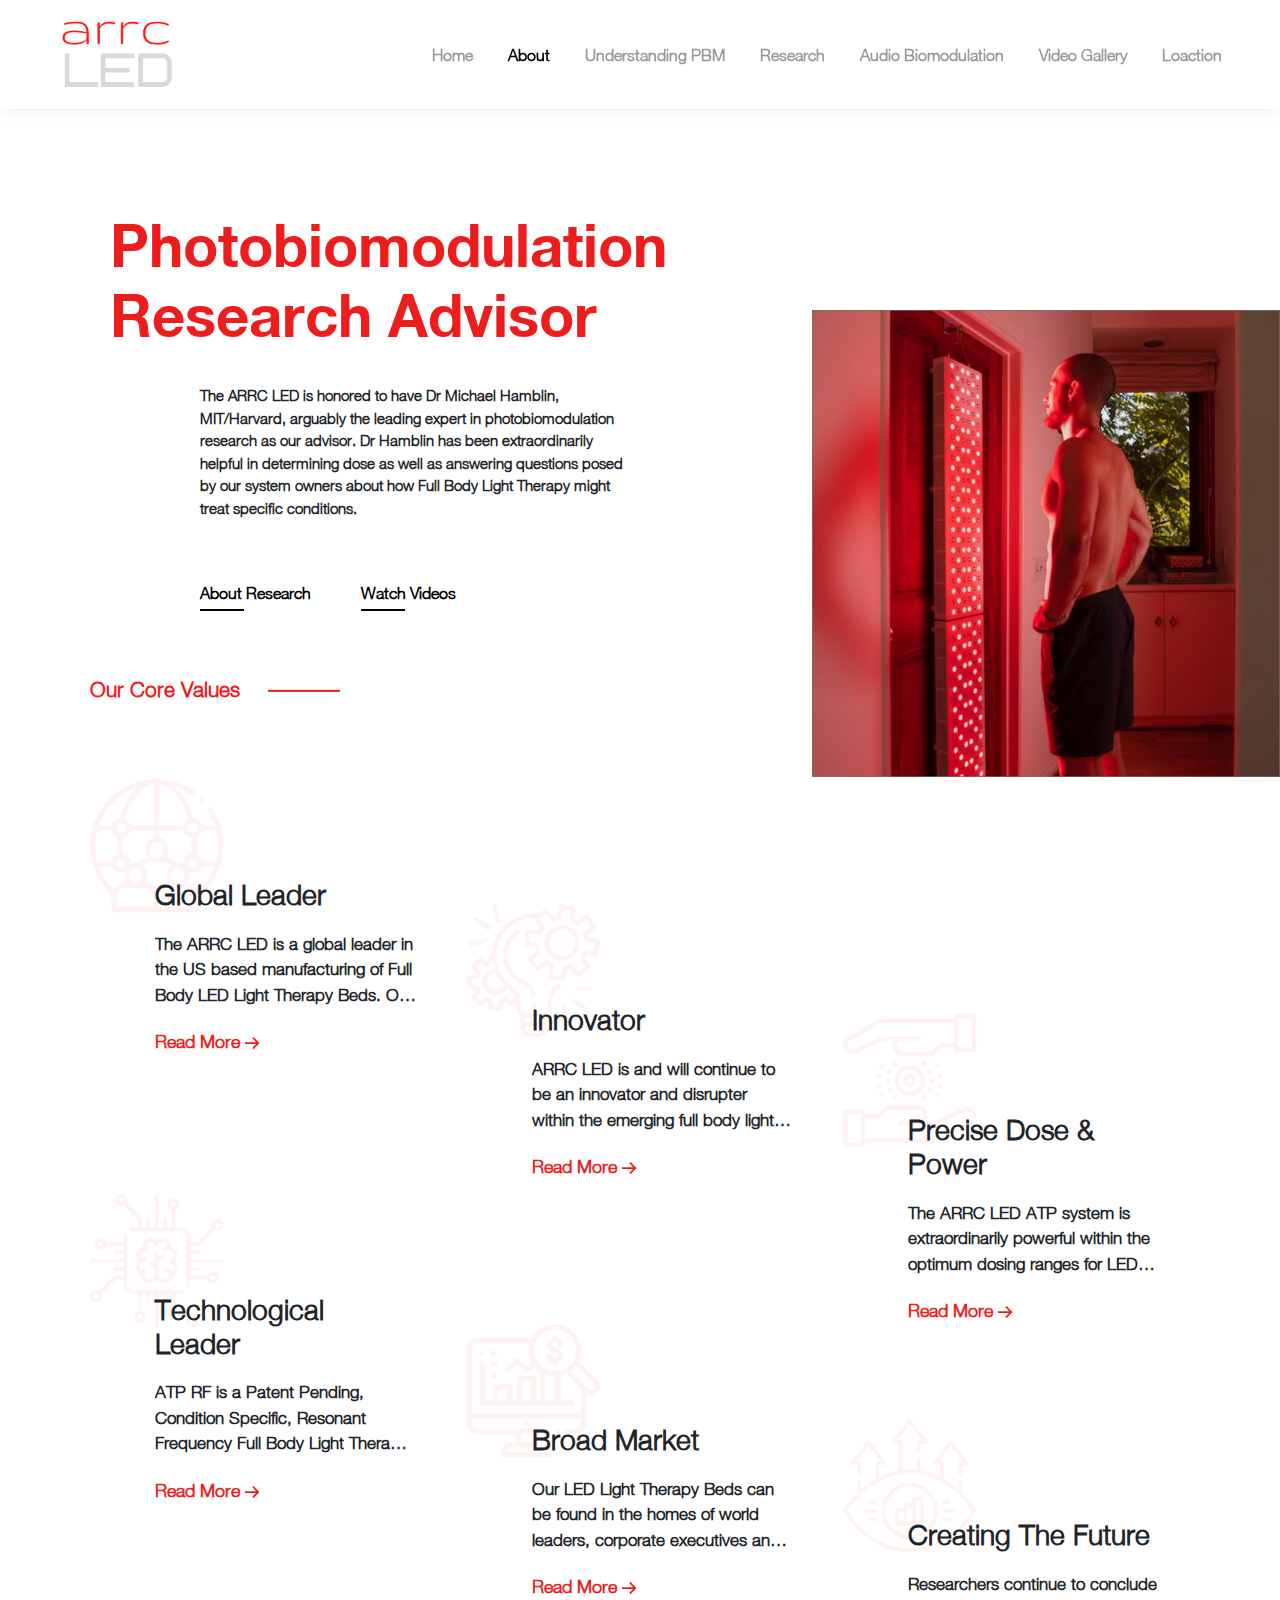
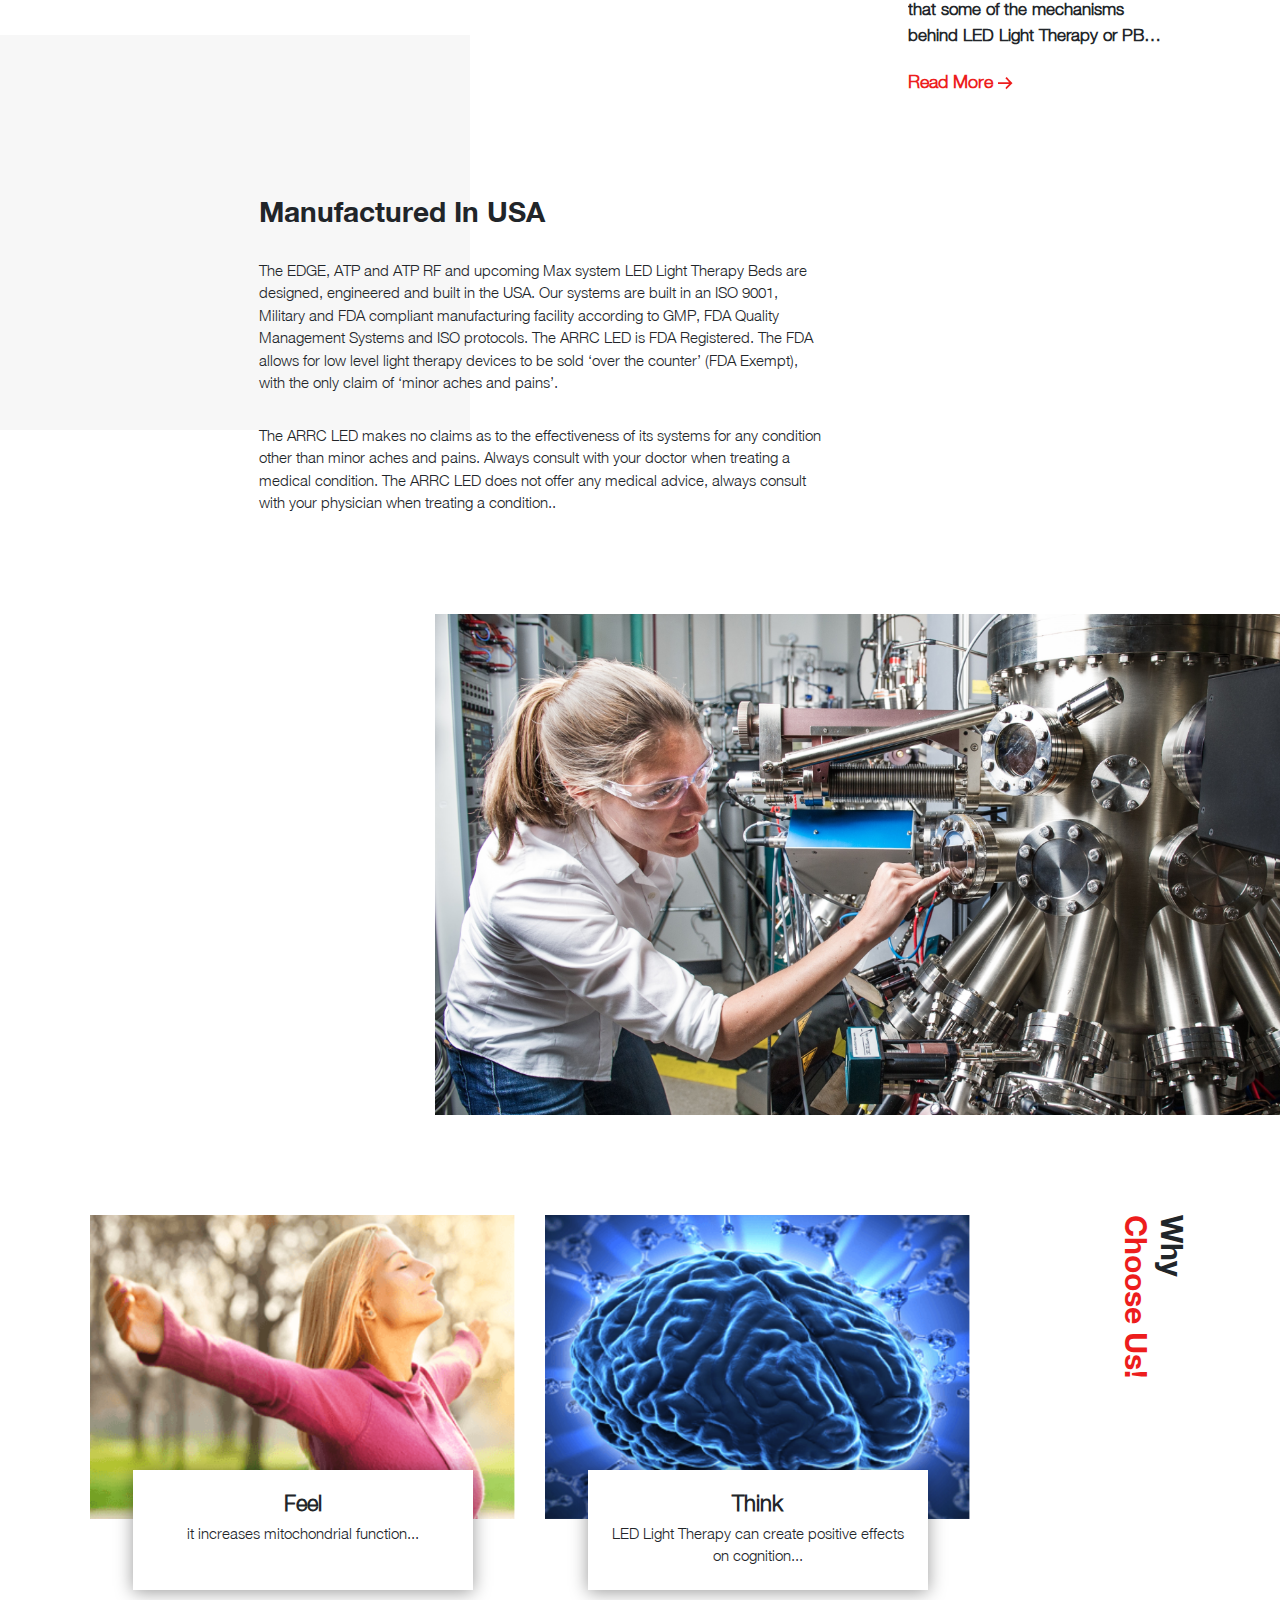
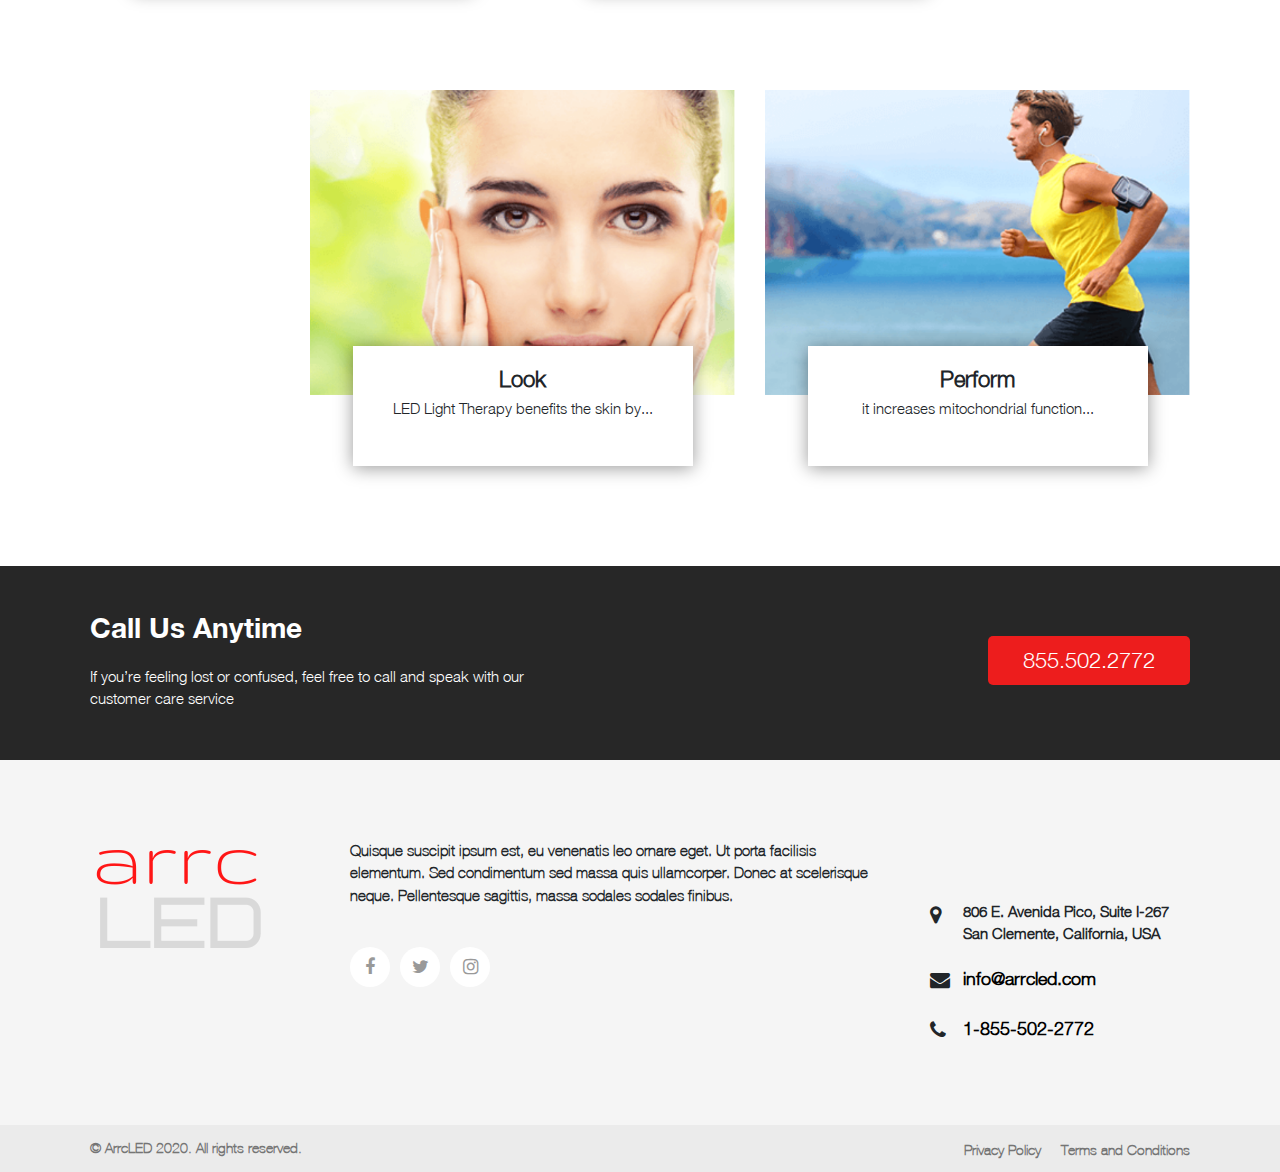
<file: Html/about.html>
<!DOCTYPE html>

<html lang="en">

<head>

    <meta charset="utf-8">
    <meta http-equiv="X-UA-Compatible" content="IE=edge">
    <meta name="viewport" content="width=device-width, initial-scale=1">
    <meta name="description" content="">
    <meta name="author" content="">


    <title>ARRC Led</title>
    <!-- favicon -->
    <link rel="icon" href="images/logo-new.png" type="image/png" sizes="16x16">

    <!-- Bootstrap CSS -->
    <link href="css/bootstrap.min.css" rel="stylesheet">
    <!-- font-awesum -->
    <link rel="stylesheet" type="text/css" href="css/font-awesome.min.css">
    <!--themify-icons -->
    <link rel="stylesheet" href="css/themify-icons.css">
    <!-- owl.carousel -->
    <link rel="stylesheet" href="css/owl.carousel.min.css">
    <link rel="stylesheet" href="css/owl.theme.default.min.css">
    <!-- fancybox -->
    <link rel="stylesheet" href="css/fancybox.css">
    <!-- swiper slider -->
    <link rel="stylesheet" href="https://unpkg.com/swiper/swiper-bundle.min.css">
    <!-- Custom CSS -->
    <link rel="stylesheet" type="text/css" href="css/style.css">

</head>

<body>

    <header class="header">

        <nav class="navbar navbar-expand-lg  fixed-top">
            <div class="container-fluid">
                <a class="navbar-brand" href="index.html"><img src="images/logo-new.png" alt=""></a>
                <button class="navbar-toggler hamburger" type="button" data-toggle="collapse"
                    data-target="#navbarNavDropdown" aria-controls="navbarNavDropdown" aria-expanded="false"
                    aria-label="Toggle navigation">
                    <span></span>
                    <span></span>
                    <span></span>
                </button>
                <div class="collapse navbar-collapse" id="navbarNavDropdown">
                    <ul class="navbar-nav ml-auto">
                        <li>
                            <a href="index.html">Home</a>
                        </li>
                        <li class="active">
                            <a href="about.html">About</a>
                        </li>
                        <li >
                            <a href="pbm.html">Understanding PBM</a>
                        </li>
                        <li>
                            <a href="research.html">Research</a>
                        </li>
                        <li >
                            <a href="audio.html">Audio Biomodulation</a>
                        </li>
                        <li >
                            <a href="video.html">Video Gallery</a>
                        </li>
                        <li>
                            <a href="location.html">Loaction</a>
                        </li>
                    </ul>
                </div>
            </div>
        </nav>
    </header>
    <section class="about-main">
        <div class="side-container">
            <div class="about-main-text">
                <h2>
                    Photobiomodulation<br>
                    Research Advisor
                </h2>
                <div class="para">
                    <p>
                        The ARRC LED is honored to have Dr Michael Hamblin, MIT/Harvard, arguably the leading expert in
                        photobiomodulation research as our advisor. Dr Hamblin has been extraordinarily helpful in
                        determining dose as well as answering questions posed by our system owners about how Full Body
                        Light Therapy might treat specific conditions.
                    </p>
                    <ul>
                        <li>
                            <a href="research.html">
                                About Research
                            </a>
                        </li>
                        <li>
                            <a href="video.html">
                                Watch Videos
                            </a>
                        </li>
                    </ul>
                </div>

            </div>
            <div class="about-main-img">
                <img src="images/about-main.png" alt="">
            </div>
        </div>
    </section>
    <section class="core-value">
        <div class="container">
            <div class="heading">
                <h4>Our Core Values</h4>
            </div>
            <div class="core-box">
                <div class="row">
                    <div class="col-lg-4 col-md-6 core">
                        <div class="core-box-data">
                            <div class="core-icon">
                                <img src="images/core1.png" alt="">
                            </div>
                            <div class="core-box-text">
                                <h3>
                                    Global Leader
                                </h3>
                                <p>
                                    The ARRC LED is a global leader in the US based manufacturing of Full Body
                                    LED Light Therapy Beds. Our systems range from the mid dose, non-thermal 110
                                    V EDGE POLY to our high dose 220V, 5000 watt ATP platform, and our new
                                    affordable 6000 watt MAX platform.
                                </p>
                                <a href="#."> Read More <img src="images/read-arrow.png" alt=""> </a>
                            </div>
                        </div>
                    </div>
                    <div class="col-lg-4 col-md-6 core">
                        <div class="core-box-data">
                            <div class="core-icon">
                                <img src="images/core2.png" alt="">
                            </div>
                            <div class="core-box-text">
                                <h3>
                                    Innovator
                                </h3>
                                <p>
                                    ARRC LED is and will continue to be an innovator and disrupter within
                                    the emerging full body light therapy bed industry. In 2020 alone we are
                                    introducing two new patent pending LED Light Therapy beds and initiating
                                    a number of clinical trials to evaluate how a whole body light therapy
                                    machine affects the body.
                                </p>
                                <a href="#."> Read More <img src="images/read-arrow.png" alt=""> </a>
                            </div>
                        </div>
                    </div>
                    <div class="col-lg-4 col-md-6 core">
                        <div class="core-box-data">
                            <div class="core-icon">
                                <img src="images/core3.png" alt="">
                            </div>
                            <div class="core-box-text">
                                <h3>
                                    Precise Dose & Power
                                </h3>
                                <p>
                                    The ARRC LED ATP system is extraordinarily powerful within the
                                    optimum dosing ranges for LED Light Therapy. Rather than quoting
                                    ‘up to’ energy which is an inaccurate representation of a system,
                                    our mission is to instead optimize each individual wavelength for
                                    the canopy and the bench with total power as high as one can get
                                    without overdosing. Optimizing wavelengths translates to shorter
                                    treatment times and deeper penetration into tissues and joints.
                                </p>
                                <a href="#."> Read More <img src="images/read-arrow.png" alt="">
                                </a>
                            </div>
                        </div>
                    </div>
                    <div class="col-lg-4 col-md-6 core">
                        <div class="core-box-data">
                            <div class="core-icon">
                                <img src="images/core4.png" alt="">
                            </div>
                            <div class="core-box-text">
                                <h3>
                                    Technological Leader
                                </h3>
                                <p>
                                    ATP RF is a Patent Pending, Condition Specific, Resonant
                                    Frequency Full Body Light Therapy bed that will integrate
                                    multiple technologies into single treatments. We anticipate
                                    ATP RF to create a revolution within the energy medicine
                                    industry as it merges multiple treatment modalities to
                                    augment specific medical diagnostics.
                                </p>
                                <a href="#."> Read More <img src="images/read-arrow.png" alt=""> </a>
                            </div>
                        </div>
                    </div>
                    <div class="col-lg-4 col-md-6 core">
                        <div class="core-box-data">
                            <div class="core-icon">
                                <img src="images/core5.png" alt="">
                            </div>
                            <div class="core-box-text">
                                <h3>
                                    Broad Market
                                </h3>
                                <p>
                                    Our LED Light Therapy Beds can be found in the homes
                                    of world leaders, corporate executives and in the
                                    training rooms of professional sports teams. Doctors
                                    are prescribing PBM for their patients, recovery
                                    centers are offering it for athletes and alternative
                                    health seekers. Spas are using PBM to help their
                                    clients look better from head to toe. The appeal of
                                    PBMt is broad and the ARRC LED presents multiple
                                    solutions to meet diverse needs of each population.
                                </p>
                                <a href="#."> Read More <img src="images/read-arrow.png" alt=""> </a>
                            </div>
                        </div>
                    </div>
                    <div class="col-lg-4 col-md-6 core">
                        <div class="core-box-data">
                            <div class="core-icon">
                                <img src="images/core6.png" alt="">
                            </div>
                            <div class="core-box-text">
                                <h3>
                                    Creating The Future
                                </h3>
                                <p>
                                    Researchers continue to conclude that some of
                                    the mechanisms behind LED Light Therapy or PBMt
                                    are still uncertain. Our belief is that there
                                    are multiple wavelengths of energy that create
                                    slightly different healing signatures inside
                                    the body. Green for example might differ in how
                                    it affects blood cells and therefor be more
                                    active for diabetic, neuropathy, acne and
                                    shingles patients as well as wound helaing. Red
                                    and infrared both have their own healing
                                    signatures. Even within each color, we believe
                                    that healing signatures vary. 420nm blue may be
                                     most effective for acne, while 450nm blue is
                                    better for SAD and 470nm blue is best for MRSA.
                                    They are all blue and each slight variation has
                                    different benefits.
                                </p>
                                <a href="#."> Read More <img src="images/read-arrow.png" alt=""> </a>
                            </div>
                        </div>
                    </div>
             
                </div>
            </div>
        </div>
    </section>
    <section class="manufacture-usa">
        <div class="manufacture-text">
            <h2>Manufactured In USA</h2>
            <p>
                The EDGE, ATP and ATP RF and upcoming Max system LED Light Therapy Beds are designed, engineered and
                built in the USA. Our systems are built in an ISO 9001, Military and FDA compliant manufacturing
                facility according to GMP, FDA Quality Management Systems and ISO protocols. The ARRC LED is FDA
                Registered. The FDA allows for low level light therapy devices to be sold ‘over the counter’ (FDA
                Exempt), with the only claim of ‘minor aches and pains’.

            </p>
            <p>
                The ARRC LED makes no claims as to the effectiveness of its systems for any condition other than minor aches and pains.
                Always consult with your doctor when treating a medical condition. The ARRC LED does not offer any medical advice,
                always consult with your physician when treating a condition..
            </p>
        </div>
        <div class="manufacture-img">
            <img src="images/manu-usa.png" alt="">
        </div>
    </section>
    <section class="why-choose"> 
        <div class="container">
            <div class="heading">
                <h2>
                    Why
                    <span>Choose Us!</span>
                </h2>
            </div>
            <div class="why-choose-box">
                <div class="fisrt-boxes">
                    <div class="row">
                        <div class="col-lg-6">
                            <div class="choose-img"> 
                                 <img src="images/ch1.png" alt="">
                            </div>
                            <div class="why-choose-text">
                                <h3>Feel</h3>
                                <p>it increases mitochondrial function...</p>
                            </div>
                        </div>
                        <div class="col-lg-6">
                            <div class="choose-img"> 
                                 <img src="images/ch2.png" alt="">
                            </div>
                            <div class="why-choose-text">
                                <h3>Think</h3>
                                <p>LED Light Therapy can create positive effects on cognition... </p>
                            </div>
                        </div>
                    </div>

                </div>
                <div class="fisrt-boxes">
                    <div class="row">
                        <div class="col-lg-6">
                            <div class="choose-img"> 
                                 <img src="images/ch3.png" alt="">
                            </div>
                            <div class="why-choose-text">
                                <h3>Look</h3>
                                <p>LED Light Therapy benefits the skin by...</p>
                            </div>
                        </div>
                        <div class="col-lg-6">
                            <div class="choose-img"> 
                                 <img src="images/ch4.png" alt="">
                            </div>
                            <div class="why-choose-text">
                                <h3>Perform</h3>
                                <p>it increases mitochondrial function...</p>
                            </div>
                        </div>
                    </div>

                </div>
            </div>
        </div>
    </section>
    <section class="call-us">
        <div class="container">
            <div class="call-us-heading">
                <h2>Call Us Anytime </h2>
                <p>If you’re feeling lost or confused, feel free to call and speak
                    with our customer care service</p>
            </div>
            <div class="call-us-btn">
                <a href="tel:855.502.2772">855.502.2772</a>
            </div>
        </div>
    </section>
    <footer>
        <div class="container">
            <div class="footer-top">
                <div class="footer-logo">
                    <img src="images/logo-new.png" alt="">
                </div>
                <div class="social">
                    <p>
                        Quisque suscipit ipsum est, eu venenatis leo ornare eget. Ut porta facilisis elementum. Sed
                        condimentum sed massa quis ullamcorper. Donec at scelerisque neque. Pellentesque sagittis, massa
                        sodales sodales finibus.
                    </p>
                    <ul>
                        <li>
                            <a href="#.">
                                <i class="fa fa-facebook"></i>
                            </a>
                        </li>
                        <li>
                            <a href="#.">
                                <i class="fa fa-twitter"></i>
                            </a>
                        </li>
                        <li>
                            <a href="#.">
                                <i class="fa fa-instagram"></i>
                            </a>
                        </li>
                    </ul>
                </div>
                <div class="location">
                    <div class="address flex">
                        <div class="icon">
                            <i class="fa fa-map-marker"></i>
                        </div>
                        <p>806 E. Avenida Pico, Suite I-267 <br>
                            San Clemente, California, USA</p>
                    </div>
                    <div class="email flex">
                        <div class="icon">
                            <i class="fa fa-envelope"></i>
                        </div>
                        <a href="mailto:info@arrcled.com">info@arrcled.com</a>
                    </div>
                    <div class="phn flex">
                        <div class="icon">
                            <i class="fa fa-phone"></i>
                        </div>
                        <a href="tel:1-855-502-2772">1-855-502-2772</a>
                    </div>
                </div>
            </div>
        </div>
        <div class="footer-bottom">
            <div class="container">
                <p>
                    © ArrcLED 2020. All rights reserved.
                </p>
                <ul>
                    <li>
                        <a href="#.">Privacy Policy</a>
                    </li>
                    <li><a href="#.">Terms and Conditions</a></li>
                </ul>
            </div>
        </div>
    </footer>
    <!-- jQuery Version 3.2.1 -->
    <script src="js/jquery-3.4.1.js"></script>
    <!-- fancybox -->
    <script src="js/fancybox.js"></script>
    <!-- Bootstrap Core JavaScript -->
    <script src="js/bootstrap.min.js"></script>
    <!-- owl slider -->
    <script src="js/owl.carousel.min.js"></script>
    <!-- swiper-slider -->
    <script src="https://unpkg.com/swiper/swiper-bundle.min.js"></script>
    <!-- custom js -->
    <script src="js/script.js"></script>
</body>

</html>
</file>
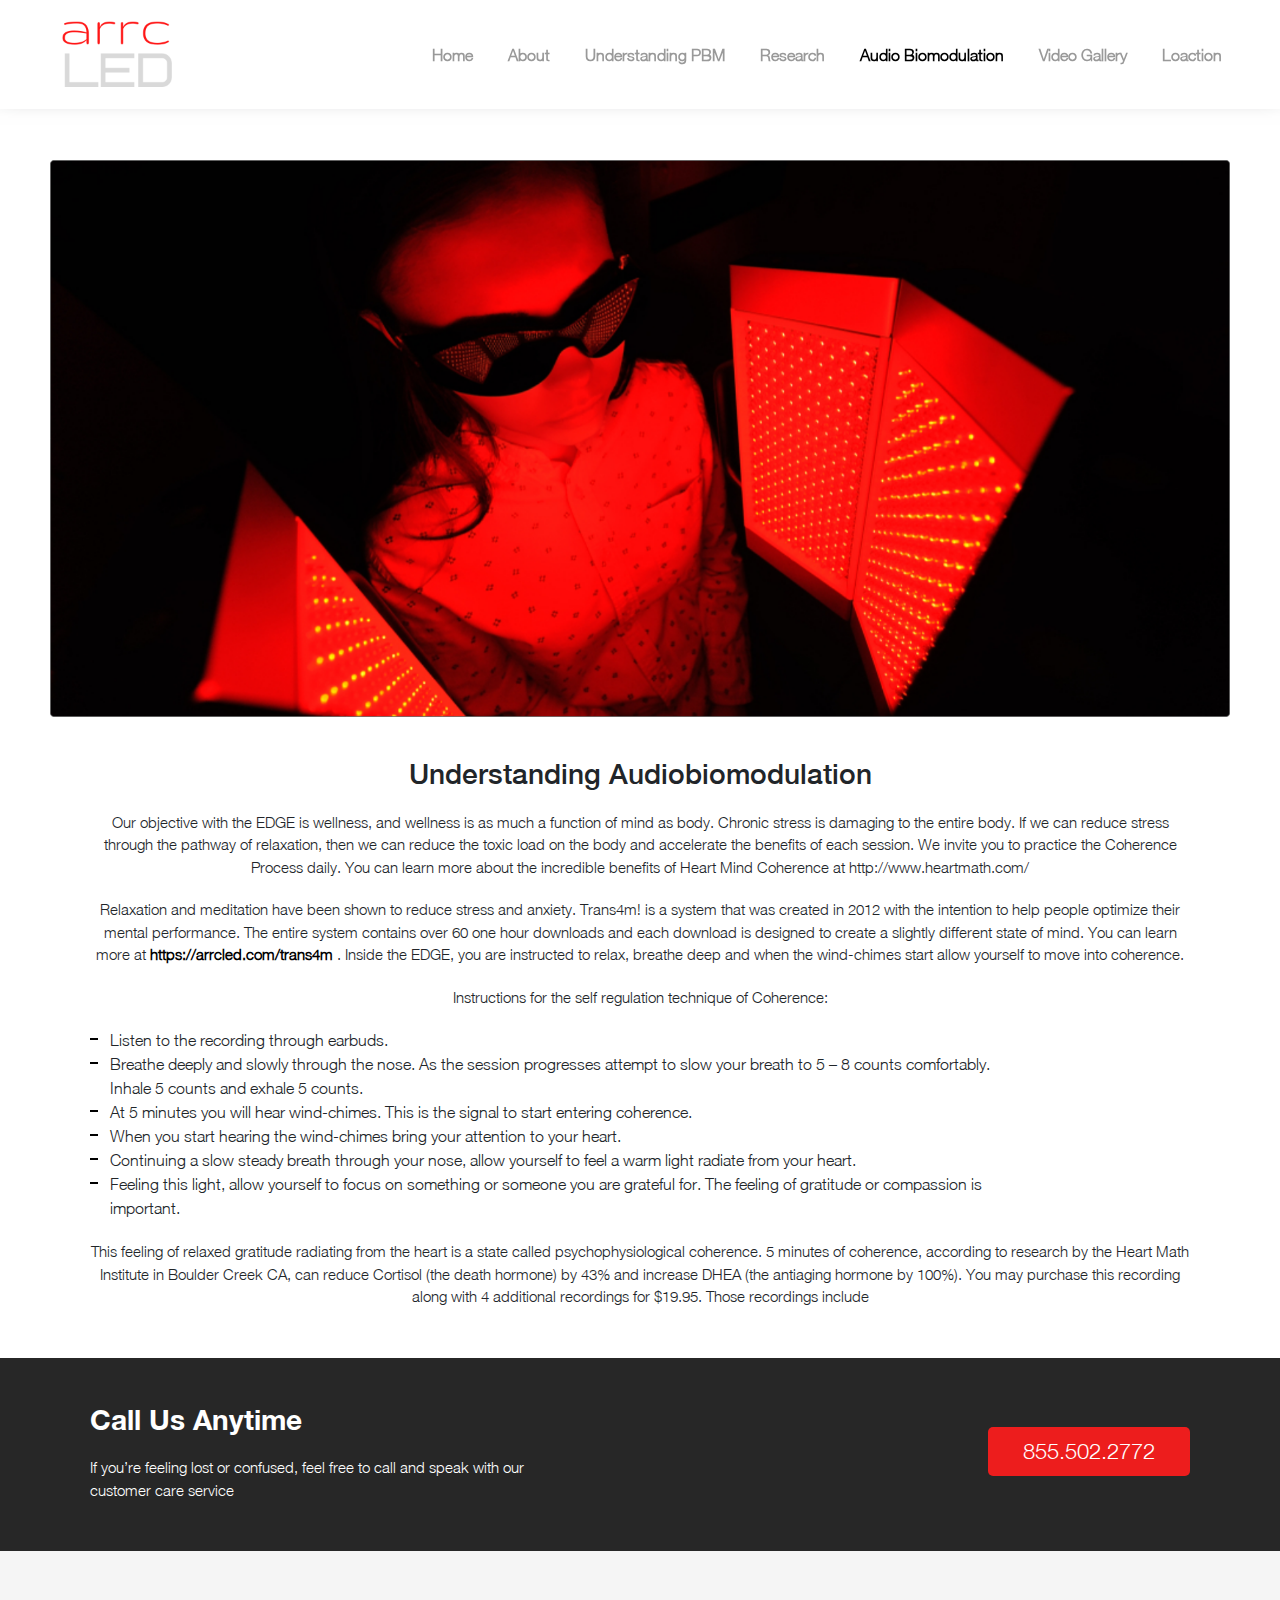
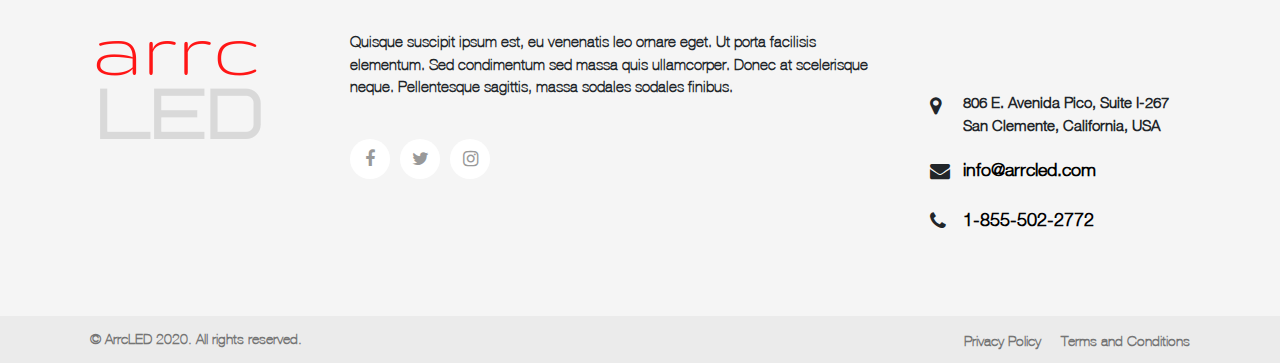
<file: Html/audio.html>
<!DOCTYPE html>

<html lang="en">

<head>

    <meta charset="utf-8">
    <meta http-equiv="X-UA-Compatible" content="IE=edge">
    <meta name="viewport" content="width=device-width, initial-scale=1">
    <meta name="description" content="">
    <meta name="author" content="">


    <title>ARRC Led</title>
    <!-- favicon -->
    <link rel="icon" href="images/logo-new.png" type="image/png" sizes="16x16">

    <!-- Bootstrap CSS -->
    <link href="css/bootstrap.min.css" rel="stylesheet">
    <!-- font-awesum -->
    <link rel="stylesheet" type="text/css" href="css/font-awesome.min.css">
    <!--themify-icons -->
    <link rel="stylesheet" href="css/themify-icons.css">
    <!-- owl.carousel -->
    <link rel="stylesheet" href="css/owl.carousel.min.css">
    <link rel="stylesheet" href="css/owl.theme.default.min.css">
    <!-- fancybox -->
    <link rel="stylesheet" href="css/fancybox.css">
    <!-- swiper slider -->
    <link rel="stylesheet" href="https://unpkg.com/swiper/swiper-bundle.min.css">
    <!-- Custom CSS -->
    <link rel="stylesheet" type="text/css" href="css/style.css">

</head>

<body>

    <header class="header">

        <nav class="navbar navbar-expand-lg  fixed-top">
            <div class="container-fluid">
                <a class="navbar-brand" href="index.html"><img src="images/logo-new.png" alt=""></a>
                <button class="navbar-toggler hamburger" type="button" data-toggle="collapse"
                    data-target="#navbarNavDropdown" aria-controls="navbarNavDropdown" aria-expanded="false"
                    aria-label="Toggle navigation">
                    <span></span>
                    <span></span>
                    <span></span>
                </button>
                <div class="collapse navbar-collapse" id="navbarNavDropdown">
                    <ul class="navbar-nav ml-auto">
                        <li>
                            <a href="index.html">Home</a>
                        </li>
                        <li >
                            <a href="about.html">About</a>
                        </li>
                        <li >
                            <a href="pbm.html">Understanding PBM</a>
                        </li>
                        <li>
                            <a href="research.html">Research</a>
                        </li>
                        <li class="active">
                            <a href="audio.html">Audio Biomodulation</a>
                        </li>
                        <li >
                            <a href="video.html">Video Gallery</a>
                        </li>
                        <li>
                            <a href="location.html">Loaction</a>
                        </li>
                    </ul>
                </div>
            </div>
        </nav>
    </header>
<section class="audio">
 
        <div class="audio-img">
            <img src="images/audio.png" alt="">
        </div>
        <div class="audio-text text-center">
            <h2>
                Understanding Audiobiomodulation
            </h2>
            <p>
                Our objective with the EDGE is wellness, and wellness is as much a function of mind as body. Chronic stress is damaging to the entire body. If we can reduce stress through the pathway of relaxation, then we can reduce the toxic load on the body and accelerate the benefits of each session. We invite you to practice the Coherence Process daily. You can learn more about the incredible benefits of Heart Mind Coherence at http://www.heartmath.com/

                
            </p>
            <p>
                Relaxation and meditation have been shown to reduce stress and anxiety. Trans4m! is a system that was created in 2012 with the intention to help people optimize their mental performance. The entire system contains over 60 one hour downloads and each download is designed to create a slightly different state of mind. You can learn more at <a href="https://arrcled.com/trans4m">https://arrcled.com/trans4m</a> . Inside the EDGE, you are instructed to relax, breathe deep and when the wind-chimes start allow yourself to move into coherence.

            </p>
            <p>
                Instructions for the self regulation technique of Coherence:    

            </p>
            <ul>
                <li>
                    Listen to the recording through earbuds.
            
                </li>
                <li>
                    Breathe deeply and slowly through the nose. As the session progresses attempt to slow your breath to 5 – 8 counts comfortably. Inhale 5 counts and exhale 5 counts.
    
                </li>
                <li>
                    At 5 minutes you will hear wind-chimes. This is the signal to start entering coherence.

                </li>
                <li>
                    When you start hearing the wind-chimes bring your attention to your heart.

                </li>
                <li>
                    Continuing a slow steady breath through your nose, allow yourself to feel a warm light radiate from your heart.

                </li>
                <li>
                    Feeling this light, allow yourself to focus on something or someone you are grateful for. The feeling of gratitude or compassion is important.
                </li>
            </ul>
            <p>
                This feeling of relaxed gratitude radiating from the heart is a state called psychophysiological coherence. 5 minutes of coherence, according to research by the Heart Math Institute in Boulder Creek CA, can reduce Cortisol (the death hormone) by 43% and increase DHEA (the antiaging hormone by 100%). You may purchase this recording along with 4 additional recordings for $19.95. Those recordings include
            </p>
            
        </div>
 
</section>


<section class="call-us">
    <div class="container">
        <div class="call-us-heading">
            <h2>Call Us Anytime </h2>
            <p>If you’re feeling lost or confused, feel free to call and speak
                with our customer care service</p>
        </div>
        <div class="call-us-btn">
            <a href="tel:855.502.2772">855.502.2772</a>
        </div>
    </div>
</section>
<footer>
    <div class="container">
        <div class="footer-top">
            <div class="footer-logo">
                <img src="images/logo-new.png" alt="">
            </div>
            <div class="social">
                <p>
                    Quisque suscipit ipsum est, eu venenatis leo ornare eget. Ut porta facilisis elementum. Sed
                    condimentum sed massa quis ullamcorper. Donec at scelerisque neque. Pellentesque sagittis, massa
                    sodales sodales finibus.
                </p>
                <ul>
                    <li>
                        <a href="#.">
                            <i class="fa fa-facebook"></i>
                        </a>
                    </li>
                    <li>
                        <a href="#.">
                            <i class="fa fa-twitter"></i>
                        </a>
                    </li>
                    <li>
                        <a href="#.">
                            <i class="fa fa-instagram"></i>
                        </a>
                    </li>
                </ul>
            </div>
            <div class="location">
                <div class="address flex">
                    <div class="icon">
                        <i class="fa fa-map-marker"></i>
                    </div>
                    <p>806 E. Avenida Pico, Suite I-267 <br>
                        San Clemente, California, USA</p>
                </div>
                <div class="email flex">
                    <div class="icon">
                        <i class="fa fa-envelope"></i>
                    </div>
                    <a href="mailto:info@arrcled.com">info@arrcled.com</a>
                </div>
                <div class="phn flex">
                    <div class="icon">
                        <i class="fa fa-phone"></i>
                    </div>
                    <a href="tel:1-855-502-2772">1-855-502-2772</a>
                </div>
            </div>
        </div>
    </div>
    <div class="footer-bottom">
        <div class="container">
            <p>
                © ArrcLED 2020. All rights reserved.
            </p>
            <ul>
                <li>
                    <a href="#.">Privacy Policy</a>
                </li>
                <li><a href="#.">Terms and Conditions</a></li>
            </ul>
        </div>
    </div>
</footer>
<!-- jQuery Version 3.2.1 -->
<script src="js/jquery-3.4.1.js"></script>
<!-- fancybox -->
<script src="js/fancybox.js"></script>
<!-- Bootstrap Core JavaScript -->
<script src="js/bootstrap.min.js"></script>
<!-- owl slider -->
<script src="js/owl.carousel.min.js"></script>
<!-- swiper-slider -->
<script src="https://unpkg.com/swiper/swiper-bundle.min.js"></script>
<!-- custom js -->
<script src="js/script.js"></script>
</body>

</html>
</file>
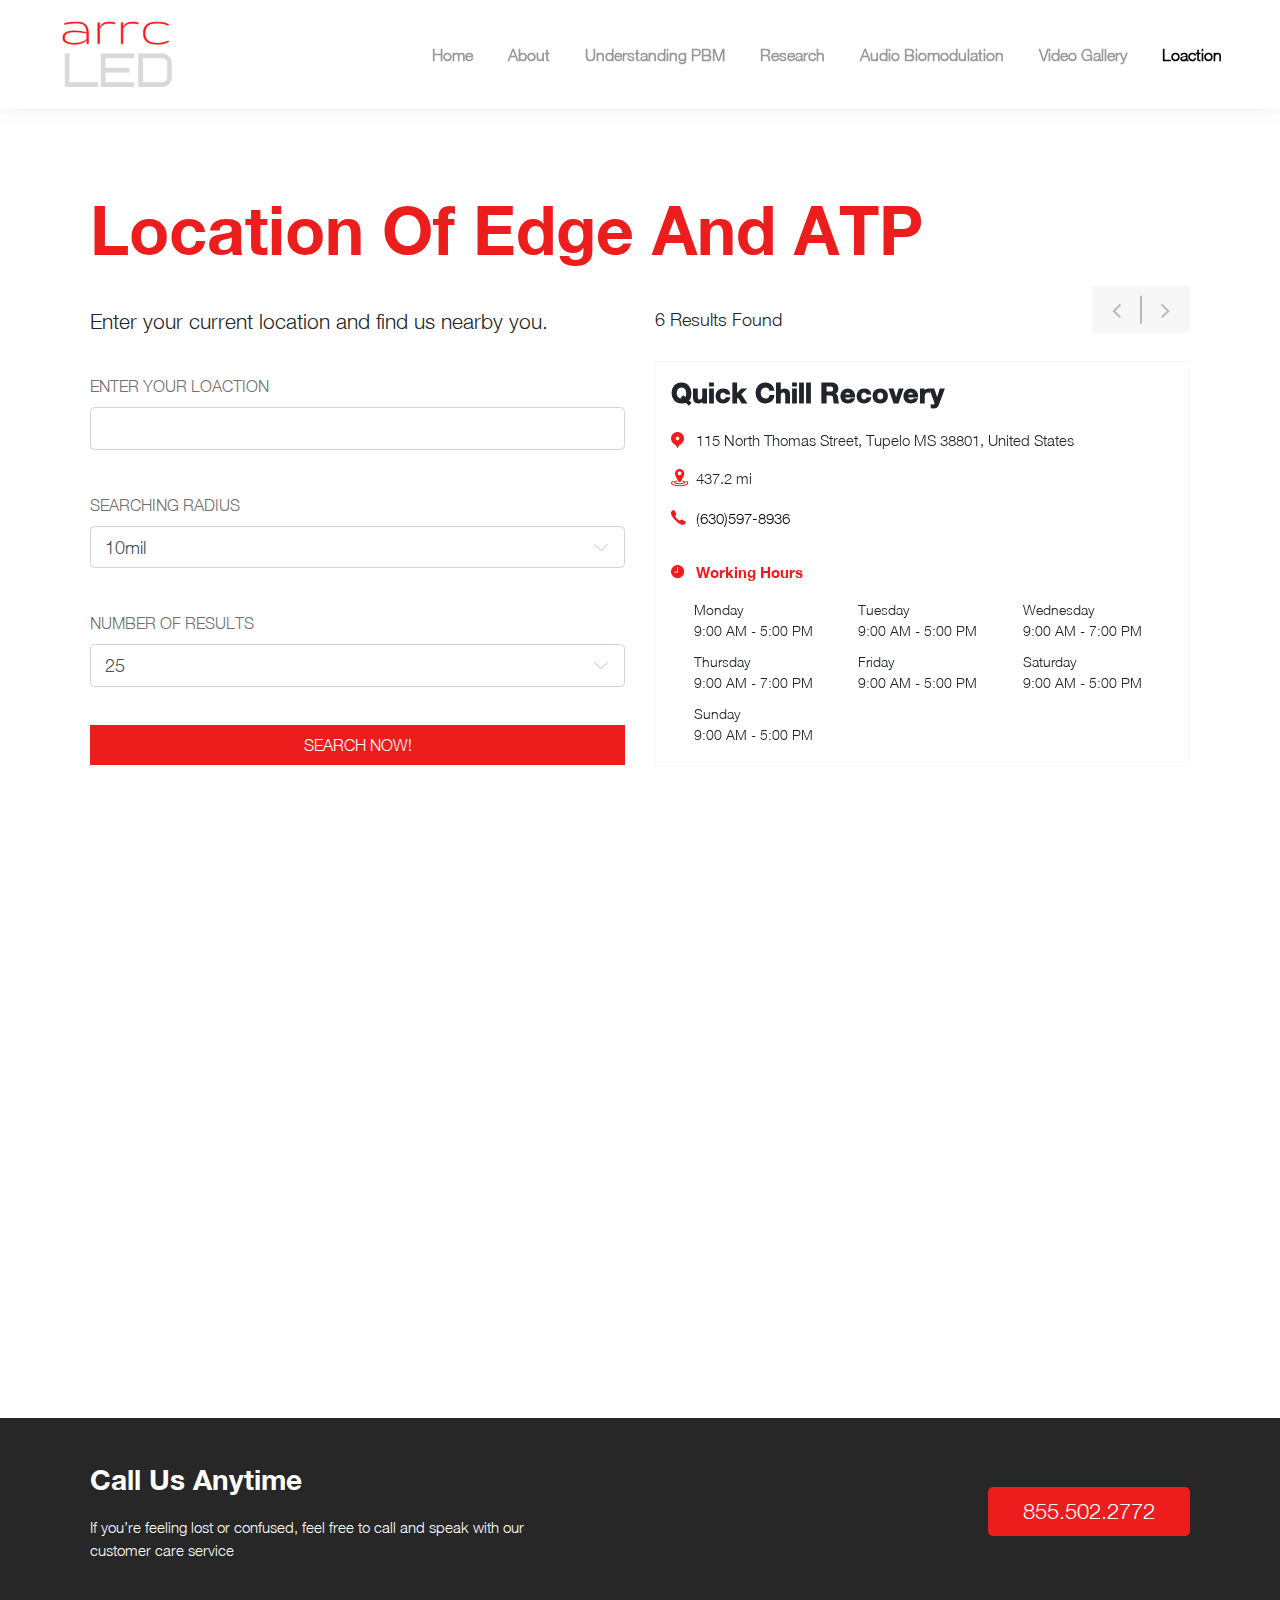
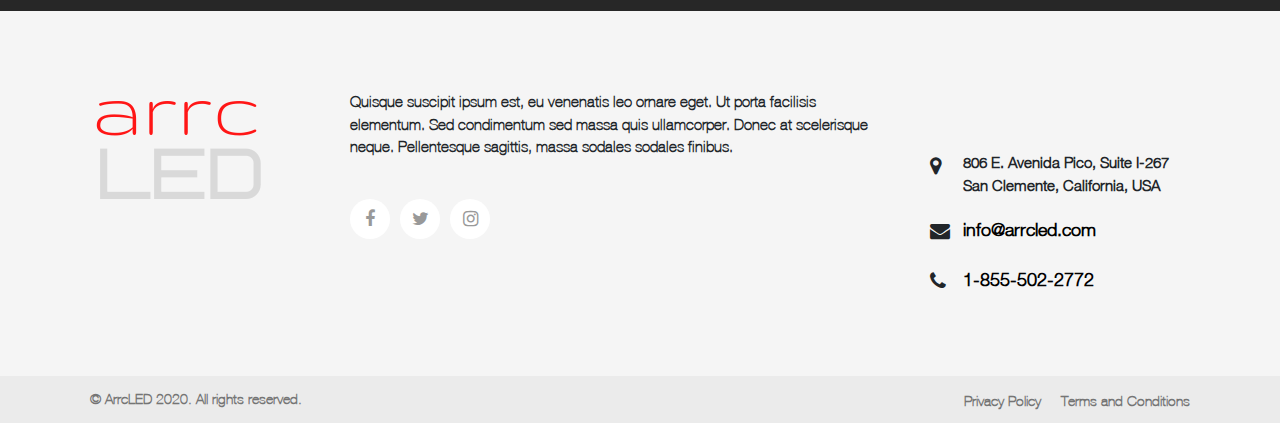
<file: Html/location.html>
<!DOCTYPE html>

<html lang="en">

<head>

    <meta charset="utf-8">
    <meta http-equiv="X-UA-Compatible" content="IE=edge">
    <meta name="viewport" content="width=device-width, initial-scale=1">
    <meta name="description" content="">
    <meta name="author" content="">


    <title>ARRC Led</title>
    <!-- favicon -->
    <link rel="icon" href="images/logo-new.png" type="image/png" sizes="16x16">

    <!-- Bootstrap CSS -->
    <link href="css/bootstrap.min.css" rel="stylesheet">
    <!-- font-awesum -->
    <link rel="stylesheet" type="text/css" href="css/font-awesome.min.css">
    <!--themify-icons -->
    <link rel="stylesheet" href="css/themify-icons.css">
    <!-- owl.carousel -->
    <link rel="stylesheet" href="css/owl.carousel.min.css">
    <link rel="stylesheet" href="css/owl.theme.default.min.css">
    <!-- fancybox -->
    <link rel="stylesheet" href="css/fancybox.css">
    <!-- swiper slider -->
    <link rel="stylesheet" href="https://unpkg.com/swiper/swiper-bundle.min.css">
    <!-- Custom CSS -->
    <link rel="stylesheet" type="text/css" href="css/style.css">

</head>

<body>

    <header class="header">

        <nav class="navbar navbar-expand-lg  fixed-top">
            <div class="container-fluid">
                <a class="navbar-brand" href="index.html"><img src="images/logo-new.png" alt=""></a>
                <button class="navbar-toggler hamburger" type="button" data-toggle="collapse"
                    data-target="#navbarNavDropdown" aria-controls="navbarNavDropdown" aria-expanded="false"
                    aria-label="Toggle navigation">
                    <span></span>
                    <span></span>
                    <span></span>
                </button>
                <div class="collapse navbar-collapse" id="navbarNavDropdown">
                    <ul class="navbar-nav ml-auto">
                        <li>
                            <a href="index.html">Home</a>
                        </li>
                        <li >
                            <a href="about.html">About</a>
                        </li>
                        <li >
                            <a href="pbm.html">Understanding PBM</a>
                        </li>
                        <li>
                            <a href="research.html">Research</a>
                        </li>
                        <li >
                            <a href="audio.html">Audio Biomodulation</a>
                        </li>
                        <li >
                            <a href="video.html">Video Gallery</a>
                        </li>
                        <li class="active">
                            <a href="location.html">Loaction</a>
                        </li>
                    </ul>
                </div>
            </div>
        </nav>
    </header>
    <section class="location-contact">
        <div class="container">
               <div class="heading">
                <h2>Location Of Edge And ATP</h2>
            </div>
            <div class="location-data">
                <div class="row">
                    <div class="col-lg-6">
                        <div class="location-form">
                            <h4>
                                Enter your current location and find us nearby you.
                            </h4>
                            <form>
                                <div class="form-group">
                                    <label for="">Enter Your Loaction</label>
                                    <input type="text" class="form-control">
                                </div>
                                <div class="form-group">
                                    <label for="">searching Radius</label>
                                    <select class="form-control">
                                        <option selected value="">10mil</option>
                                        <option value="">20 mi</option>
                                        <option value="">30 mi</option>
                                        <option value="">40 mi</option>
                                        <option value="">50 mi</option>
                                        <option value="">60 mi</option>
                                    </select>
                                </div>
                                <div class="form-group">
                                    <label for="">Number of results</label>
                                    <select class="form-control">
                                        <option selected value="">25</option>
                                        <option value="">30</option>
                                        <option value="">35</option>
                                        <option value="">40</option>
                                        <option value="">45</option>
                                    
                                    </select>
                                </div>
                                <div class="submit-btn">
                                    <input type="submit" value="SEARCH NOW!">
                                </div>
                            </form>
                        </div>
                    </div> 
                    <div class="col-lg-6">
                        <div class="results-found">
                            <div class="heading">
                                <h4>
                                    6 Results Found
                                </h4>
                            </div>
                            <div class="result-slider owl-carousel owl-theme">
                                <div class="item">
                                    <div class="result-box">
                                        <h3>Quick Chill Recovery</h3>
                                        <div class="address-area">
                                            <div class="address-flex">
                                                <div class="icon">
                                                    <img src="images/address.png" alt="">
                                                </div>
                                                <div class="address-text">
                                                    <p>115 North Thomas Street, Tupelo MS 38801, United States</p>
                                                </div>
                                            </div>
                                            <div class="address-flex">
                                                <div class="icon">
                                                    <img src="images/mil.png" alt="">
                                                </div>
                                                <div class="address-text">
                                                    <p>437.2 mi</p>
                                                </div>
                                            </div>
                                            <div class="address-flex">
                                                <div class="icon">
                                                    <img src="images/phn.png" alt="">
                                                </div>
                                                <div class="address-text">
                                                    <a href="tel:(630)597-8936">(630)597-8936</a>
                                                </div>
                                            </div>
                                            
                                        </div>
                                        <div class="clock">
                                            <div class="hours">
                                                <div class="icon">
                                                    <img src="images/clock.png" alt="">
                                                </div>
                                                <div class="hours-text">
                                                    <p>Working Hours</p>
                                                </div>
                                            </div>
                                            <div class="timing">
                                                <div class="time-data">
                                                    <p>Monday</p>
                                                    <p>9:00 AM - 5:00 PM</p>
                                                </div>
                                                <div class="time-data">
                                                    <p>Tuesday</p>
                                                    <p>9:00 AM - 5:00 PM</p>
                                                </div>
                                                <div class="time-data">
                                                    <p>Wednesday</p>
                                                    <p>9:00 AM - 7:00 PM</p>
                                                </div>
                                                <div class="time-data">
                                                    <p>Thursday	</p>
                                                    <p>9:00 AM - 7:00 PM</p>
                                                </div>
                                                <div class="time-data">
                                                    <p>Friday</p>
                                                    <p>9:00 AM - 5:00 PM</p>
                                                </div>
                                                <div class="time-data">
                                                    <p>Saturday</p>
                                                    <p>9:00 AM - 5:00 PM</p>
                                                </div>
                                                <div class="time-data">
                                                    <p>Sunday</p>
                                                    <p>9:00 AM - 5:00 PM</p>
                                                </div>
                                            </div>
                                        </div>
                                    </div>

                                </div>
                                <div class="item">
                                    <div class="result-box">
                                        <h3>Quick Chill Recovery</h3>
                                        <div class="address-area">
                                            <div class="address-flex">
                                                <div class="icon">
                                                    <img src="images/address.png" alt="">
                                                </div>
                                                <div class="address-text">
                                                    <p>115 North Thomas Street, Tupelo MS 38801, United States</p>
                                                </div>
                                            </div>
                                            <div class="address-flex">
                                                <div class="icon">
                                                    <img src="images/mil.png" alt="">
                                                </div>
                                                <div class="address-text">
                                                    <p>437.2 mi</p>
                                                </div>
                                            </div>
                                            <div class="address-flex">
                                                <div class="icon">
                                                    <img src="images/phn.png" alt="">
                                                </div>
                                                <div class="address-text">
                                                    <a href="tel:(630)597-8936">(630)597-8936</a>
                                                </div>
                                            </div>
                                            
                                        </div>
                                        <div class="clock">
                                            <div class="hours">
                                                <div class="icon">
                                                    <img src="images/clock.png" alt="">
                                                </div>
                                                <div class="hours-text">
                                                    <p>Working Hours</p>
                                                </div>
                                            </div>
                                            <div class="timing">
                                                <div class="time-data">
                                                    <p>Monday</p>
                                                    <p>9:00 AM - 5:00 PM</p>
                                                </div>
                                                <div class="time-data">
                                                    <p>Tuesday</p>
                                                    <p>9:00 AM - 5:00 PM</p>
                                                </div>
                                                <div class="time-data">
                                                    <p>Wednesday</p>
                                                    <p>9:00 AM - 7:00 PM</p>
                                                </div>
                                                <div class="time-data">
                                                    <p>Thursday	</p>
                                                    <p>9:00 AM - 7:00 PM</p>
                                                </div>
                                                <div class="time-data">
                                                    <p>Friday</p>
                                                    <p>9:00 AM - 5:00 PM</p>
                                                </div>
                                                <div class="time-data">
                                                    <p>Saturday</p>
                                                    <p>9:00 AM - 5:00 PM</p>
                                                </div>
                                                <div class="time-data">
                                                    <p>Sunday</p>
                                                    <p>9:00 AM - 5:00 PM</p>
                                                </div>
                                            </div>
                                        </div>
                                    </div>

                                </div>
                                <div class="item">
                                    <div class="result-box">
                                        <h3>Quick Chill Recovery</h3>
                                        <div class="address-area">
                                            <div class="address-flex">
                                                <div class="icon">
                                                    <img src="images/address.png" alt="">
                                                </div>
                                                <div class="address-text">
                                                    <p>115 North Thomas Street, Tupelo MS 38801, United States</p>
                                                </div>
                                            </div>
                                            <div class="address-flex">
                                                <div class="icon">
                                                    <img src="images/mil.png" alt="">
                                                </div>
                                                <div class="address-text">
                                                    <p>437.2 mi</p>
                                                </div>
                                            </div>
                                            <div class="address-flex">
                                                <div class="icon">
                                                    <img src="images/phn.png" alt="">
                                                </div>
                                                <div class="address-text">
                                                    <a href="tel:(630)597-8936">(630)597-8936</a>
                                                </div>
                                            </div>
                                            
                                        </div>
                                        <div class="clock">
                                            <div class="hours">
                                                <div class="icon">
                                                    <img src="images/clock.png" alt="">
                                                </div>
                                                <div class="hours-text">
                                                    <p>Working Hours</p>
                                                </div>
                                            </div>
                                            <div class="timing">
                                                <div class="time-data">
                                                    <p>Monday</p>
                                                    <p>9:00 AM - 5:00 PM</p>
                                                </div>
                                                <div class="time-data">
                                                    <p>Tuesday</p>
                                                    <p>9:00 AM - 5:00 PM</p>
                                                </div>
                                                <div class="time-data">
                                                    <p>Wednesday</p>
                                                    <p>9:00 AM - 7:00 PM</p>
                                                </div>
                                                <div class="time-data">
                                                    <p>Thursday	</p>
                                                    <p>9:00 AM - 7:00 PM</p>
                                                </div>
                                                <div class="time-data">
                                                    <p>Friday</p>
                                                    <p>9:00 AM - 5:00 PM</p>
                                                </div>
                                                <div class="time-data">
                                                    <p>Saturday</p>
                                                    <p>9:00 AM - 5:00 PM</p>
                                                </div>
                                                <div class="time-data">
                                                    <p>Sunday</p>
                                                    <p>9:00 AM - 5:00 PM</p>
                                                </div>
                                            </div>
                                        </div>
                                    </div>

                                </div>
                            </div>
                        </div>
                    </div>
                </div>
            </div>
        </div>
         
        </section>
        <section class="map-area">
            <div class="container">
                <iframe src="https://www.google.com/maps/embed?pb=!1m18!1m12!1m3!1d193595.15830926684!2d-74.1197636697327!3d40.69766374854729!2m3!1f0!2f0!3f0!3m2!1i1024!2i768!4f13.1!3m3!1m2!1s0x89c24fa5d33f083b%3A0xc80b8f06e177fe62!2sNew%20York%2C%20NY%2C%20USA!5e0!3m2!1sen!2s!4v1601487419464!5m2!1sen!2s" width="100%" height="750" frameborder="0" style="border:0;" allowfullscreen="" aria-hidden="false" tabindex="0"></iframe>

            </div>
        </section>

    <section class="call-us">
        <div class="container">
            <div class="call-us-heading">
                <h2>Call Us Anytime </h2>
                <p>If you’re feeling lost or confused, feel free to call and speak
                    with our customer care service</p>
            </div>
            <div class="call-us-btn">
                <a href="tel:855.502.2772">855.502.2772</a>
            </div>
        </div>
    </section>
    <footer>
        <div class="container">
            <div class="footer-top">
                <div class="footer-logo">
                    <img src="images/logo-new.png" alt="">
                </div>
                <div class="social">
                    <p>
                        Quisque suscipit ipsum est, eu venenatis leo ornare eget. Ut porta facilisis elementum. Sed
                        condimentum sed massa quis ullamcorper. Donec at scelerisque neque. Pellentesque sagittis, massa
                        sodales sodales finibus.
                    </p>
                    <ul>
                        <li>
                            <a href="#.">
                                <i class="fa fa-facebook"></i>
                            </a>
                        </li>
                        <li>
                            <a href="#.">
                                <i class="fa fa-twitter"></i>
                            </a>
                        </li>
                        <li>
                            <a href="#.">
                                <i class="fa fa-instagram"></i>
                            </a>
                        </li>
                    </ul>
                </div>
                <div class="location">
                    <div class="address flex">
                        <div class="icon">
                            <i class="fa fa-map-marker"></i>
                        </div>
                        <p>806 E. Avenida Pico, Suite I-267 <br>
                            San Clemente, California, USA</p>
                    </div>
                    <div class="email flex">
                        <div class="icon">
                            <i class="fa fa-envelope"></i>
                        </div>
                        <a href="mailto:info@arrcled.com">info@arrcled.com</a>
                    </div>
                    <div class="phn flex">
                        <div class="icon">
                            <i class="fa fa-phone"></i>
                        </div>
                        <a href="tel:1-855-502-2772">1-855-502-2772</a>
                    </div>
                </div>
            </div>
        </div>
        <div class="footer-bottom">
            <div class="container">
                <p>
                    © ArrcLED 2020. All rights reserved.
                </p>
                <ul>
                    <li>
                        <a href="#.">Privacy Policy</a>
                    </li>
                    <li><a href="#.">Terms and Conditions</a></li>
                </ul>
            </div>
        </div>
    </footer>
    <!-- jQuery Version 3.2.1 -->
    <script src="js/jquery-3.4.1.js"></script>
    <!-- fancybox -->
    <script src="js/fancybox.js"></script>
    <!-- Bootstrap Core JavaScript -->
    <script src="js/bootstrap.min.js"></script>
    <!-- owl slider -->
    <script src="js/owl.carousel.min.js"></script>
    <!-- swiper-slider -->
    <script src="https://unpkg.com/swiper/swiper-bundle.min.js"></script>
    <!-- custom js -->
    <script src="js/script.js"></script>
</body>

</html>
</file>
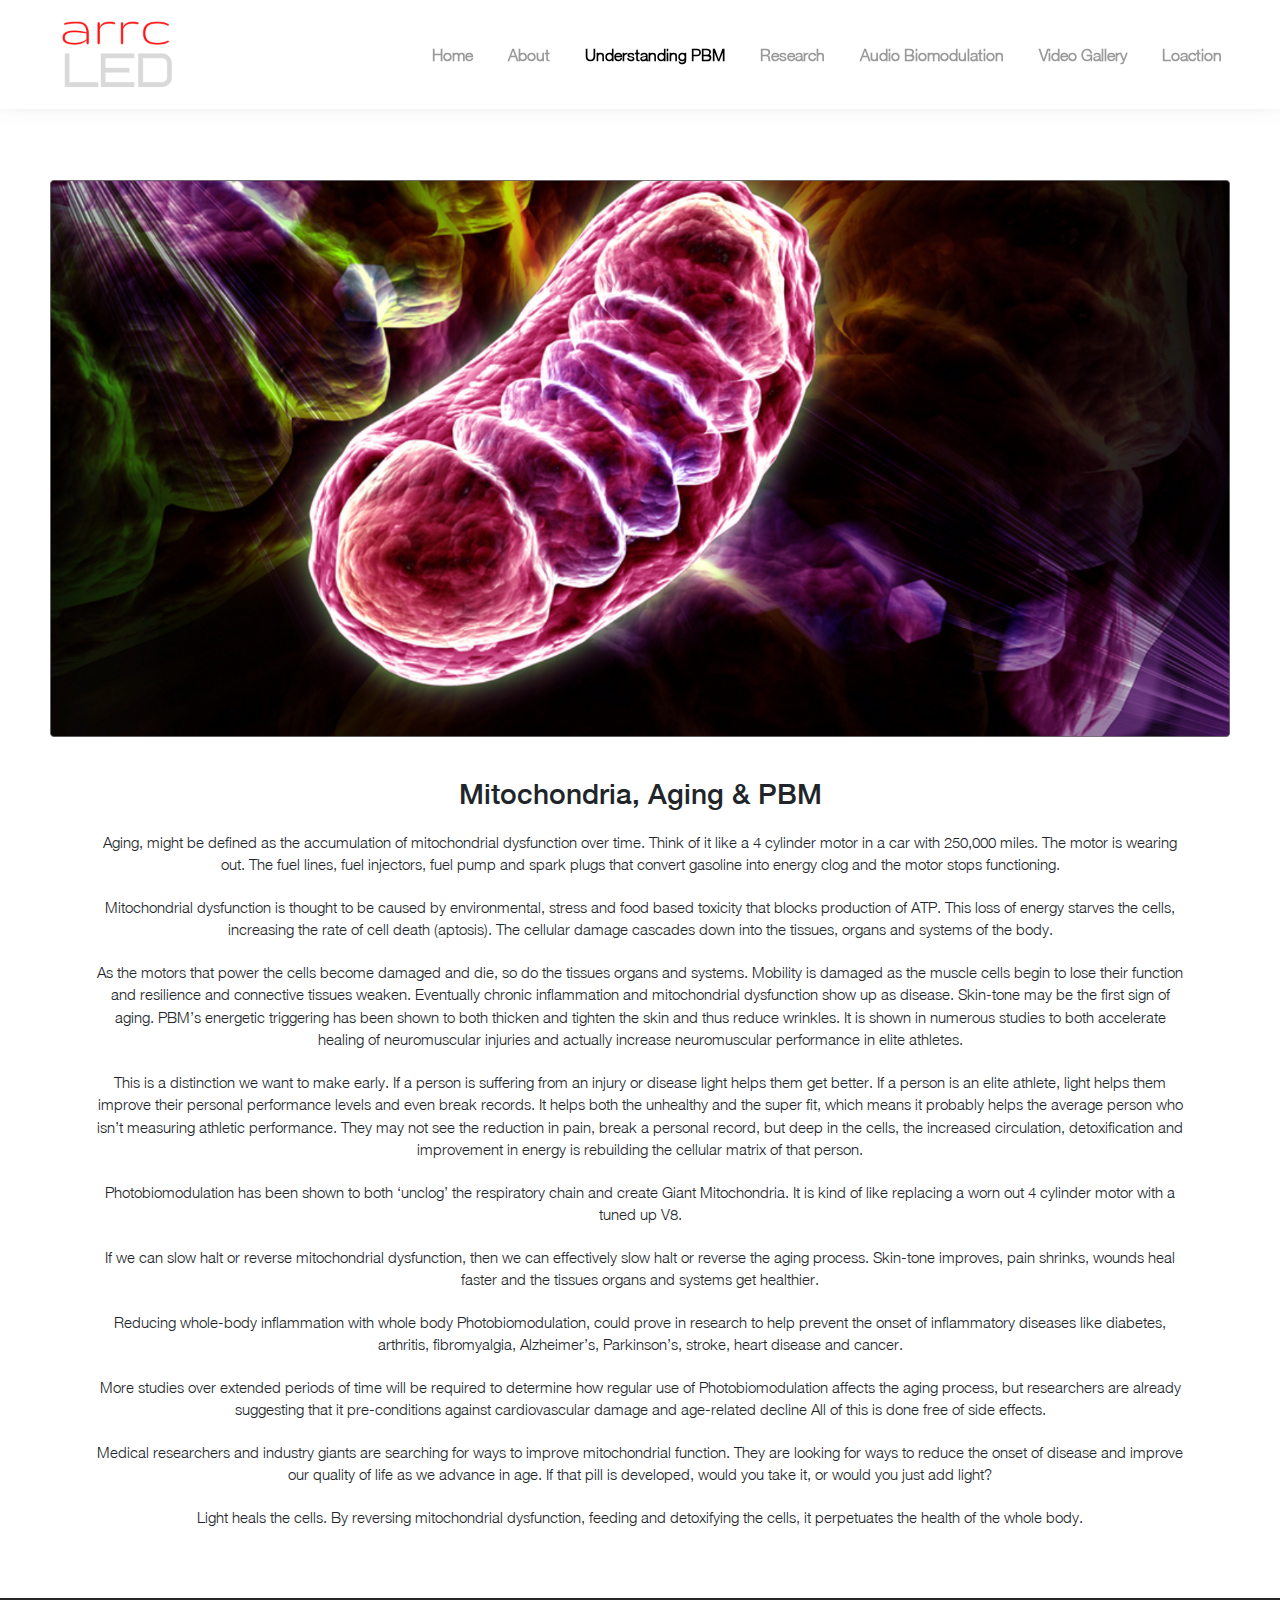
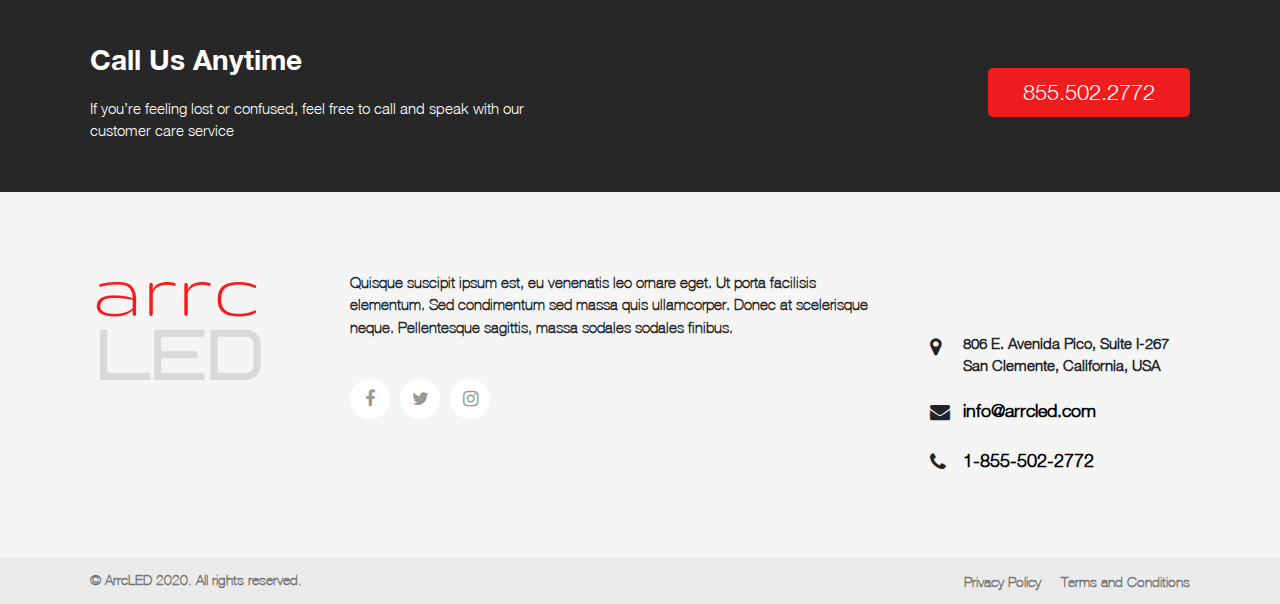
<file: Html/pbm-detail.html>
<!DOCTYPE html>

<html lang="en">

<head>

    <meta charset="utf-8">
    <meta http-equiv="X-UA-Compatible" content="IE=edge">
    <meta name="viewport" content="width=device-width, initial-scale=1">
    <meta name="description" content="">
    <meta name="author" content="">


    <title>ARRC Led</title>
    <!-- favicon -->
    <link rel="icon" href="images/logo-new.png" type="image/png" sizes="16x16">

    <!-- Bootstrap CSS -->
    <link href="css/bootstrap.min.css" rel="stylesheet">
    <!-- font-awesum -->
    <link rel="stylesheet" type="text/css" href="css/font-awesome.min.css">
    <!--themify-icons -->
    <link rel="stylesheet" href="css/themify-icons.css">
    <!-- owl.carousel -->
    <link rel="stylesheet" href="css/owl.carousel.min.css">
    <link rel="stylesheet" href="css/owl.theme.default.min.css">
    <!-- fancybox -->
    <link rel="stylesheet" href="css/fancybox.css">
    <!-- swiper slider -->
    <link rel="stylesheet" href="https://unpkg.com/swiper/swiper-bundle.min.css">
    <!-- Custom CSS -->
    <link rel="stylesheet" type="text/css" href="css/style.css">

</head>

<body>

    <header class="header">

        <nav class="navbar navbar-expand-lg  fixed-top">
            <div class="container-fluid">
                <a class="navbar-brand" href="index.html"><img src="images/logo-new.png" alt=""></a>
                <button class="navbar-toggler hamburger" type="button" data-toggle="collapse"
                    data-target="#navbarNavDropdown" aria-controls="navbarNavDropdown" aria-expanded="false"
                    aria-label="Toggle navigation">
                    <span></span>
                    <span></span>
                    <span></span>
                </button>
                <div class="collapse navbar-collapse" id="navbarNavDropdown">
                    <ul class="navbar-nav ml-auto">
                        <li>
                            <a href="index.html">Home</a>
                        </li>
                        <li >
                            <a href="about.html">About</a>
                        </li>
                        <li class="active">
                            <a href="pbm.html">Understanding PBM</a>
                        </li>
                        <li>
                            <a href="research.html">Research</a>
                        </li>
                        <li >
                            <a href="audio.html">Audio Biomodulation</a>
                        </li>
                        <li >
                            <a href="video.html">Video Gallery</a>
                        </li>
                        <li>
                            <a href="location.html">Loaction</a>
                        </li>
                    </ul>
                </div>
            </div>
        </nav>
    </header>
<section class="pbm-detail">
 
        <div class="pbm-detail-img">
            <img src="images/pbm-detail.png" alt="">
        </div>
        <div class="pbm-detail-text text-center">
            <h2>
                Mitochondria, Aging & PBM
            </h2>
            <p>
                Aging, might be defined as the accumulation of mitochondrial dysfunction over time. Think of it like a 4 cylinder motor in a car with 250,000 miles. The motor is wearing out. The fuel lines, fuel injectors, fuel pump and spark plugs that convert gasoline into energy clog and the motor stops functioning.
    
            </p>
            <p>
                Mitochondrial dysfunction is thought to be caused by environmental, stress and food based toxicity that blocks production of ATP. This loss of energy starves the cells, increasing the rate of cell death (aptosis). The cellular damage cascades down into the tissues, organs and systems of the body.
    
            </p>
            <p>
                As the motors that power the cells become damaged and die, so do the tissues organs and systems. Mobility is damaged as the muscle cells begin to lose their function and resilience and connective tissues weaken. Eventually chronic inflammation and mitochondrial dysfunction show up as disease. Skin-tone may be the first sign of aging. PBM’s energetic triggering has been shown to both thicken and tighten the skin and thus reduce wrinkles. It is shown in numerous studies to both accelerate healing of neuromuscular injuries and actually increase neuromuscular performance in elite athletes.
    
            </p>
            <p>
                This is a distinction we want to make early. If a person is suffering from an injury or disease light helps them get better. If a person is an elite athlete, light helps them improve their personal performance levels and even break records. It helps both the unhealthy and the super fit, which means it probably helps the average person who isn’t measuring athletic performance. They may not see the reduction in pain, break a personal record, but deep in the cells, the increased circulation, detoxification and improvement in energy is rebuilding the cellular matrix of that person.
    
            </p>
    
            <p>
                Photobiomodulation has been shown to both ‘unclog’ the respiratory chain and create Giant Mitochondria. It is kind of like replacing a worn out 4 cylinder motor with a tuned up V8.
    
            </p>
            <p>
                If we can slow halt or reverse mitochondrial dysfunction, then we can effectively slow halt or reverse the aging process. Skin-tone improves, pain shrinks, wounds heal faster and the tissues organs and systems get healthier.
    
            </p>
            <p>
                Reducing whole-body inflammation with whole body Photobiomodulation, could prove in research to help prevent the onset of inflammatory diseases like diabetes, arthritis, fibromyalgia, Alzheimer’s, Parkinson’s, stroke, heart disease and cancer.
    
            </p>
            <p>
                More studies over extended periods of time will be required to determine how regular use of Photobiomodulation affects the aging process, but researchers are already suggesting that it pre-conditions against cardiovascular damage and age-related decline All of this is done free of side effects.
    
            </p>
            <p>
                Medical researchers and industry giants are searching for ways to improve mitochondrial function. They are looking for ways to reduce the onset of disease and improve our quality of life as we advance in age. If that pill is developed, would you take it, or would you just add light?
    
            </p>
            <p>
                Light heals the cells. By reversing mitochondrial dysfunction, feeding and detoxifying the cells, it perpetuates the health of the whole body.
    
            </p>
        </div>
 
</section>


<section class="call-us">
    <div class="container">
        <div class="call-us-heading">
            <h2>Call Us Anytime </h2>
            <p>If you’re feeling lost or confused, feel free to call and speak
                with our customer care service</p>
        </div>
        <div class="call-us-btn">
            <a href="tel:855.502.2772">855.502.2772</a>
        </div>
    </div>
</section>
<footer>
    <div class="container">
        <div class="footer-top">
            <div class="footer-logo">
                <img src="images/logo-new.png" alt="">
            </div>
            <div class="social">
                <p>
                    Quisque suscipit ipsum est, eu venenatis leo ornare eget. Ut porta facilisis elementum. Sed
                    condimentum sed massa quis ullamcorper. Donec at scelerisque neque. Pellentesque sagittis, massa
                    sodales sodales finibus.
                </p>
                <ul>
                    <li>
                        <a href="#.">
                            <i class="fa fa-facebook"></i>
                        </a>
                    </li>
                    <li>
                        <a href="#.">
                            <i class="fa fa-twitter"></i>
                        </a>
                    </li>
                    <li>
                        <a href="#.">
                            <i class="fa fa-instagram"></i>
                        </a>
                    </li>
                </ul>
            </div>
            <div class="location">
                <div class="address flex">
                    <div class="icon">
                        <i class="fa fa-map-marker"></i>
                    </div>
                    <p>806 E. Avenida Pico, Suite I-267 <br>
                        San Clemente, California, USA</p>
                </div>
                <div class="email flex">
                    <div class="icon">
                        <i class="fa fa-envelope"></i>
                    </div>
                    <a href="mailto:info@arrcled.com">info@arrcled.com</a>
                </div>
                <div class="phn flex">
                    <div class="icon">
                        <i class="fa fa-phone"></i>
                    </div>
                    <a href="tel:1-855-502-2772">1-855-502-2772</a>
                </div>
            </div>
        </div>
    </div>
    <div class="footer-bottom">
        <div class="container">
            <p>
                © ArrcLED 2020. All rights reserved.
            </p>
            <ul>
                <li>
                    <a href="#.">Privacy Policy</a>
                </li>
                <li><a href="#.">Terms and Conditions</a></li>
            </ul>
        </div>
    </div>
</footer>
<!-- jQuery Version 3.2.1 -->
<script src="js/jquery-3.4.1.js"></script>
<!-- fancybox -->
<script src="js/fancybox.js"></script>
<!-- Bootstrap Core JavaScript -->
<script src="js/bootstrap.min.js"></script>
<!-- owl slider -->
<script src="js/owl.carousel.min.js"></script>
<!-- swiper-slider -->
<script src="https://unpkg.com/swiper/swiper-bundle.min.js"></script>
<!-- custom js -->
<script src="js/script.js"></script>
</body>

</html>
</file>
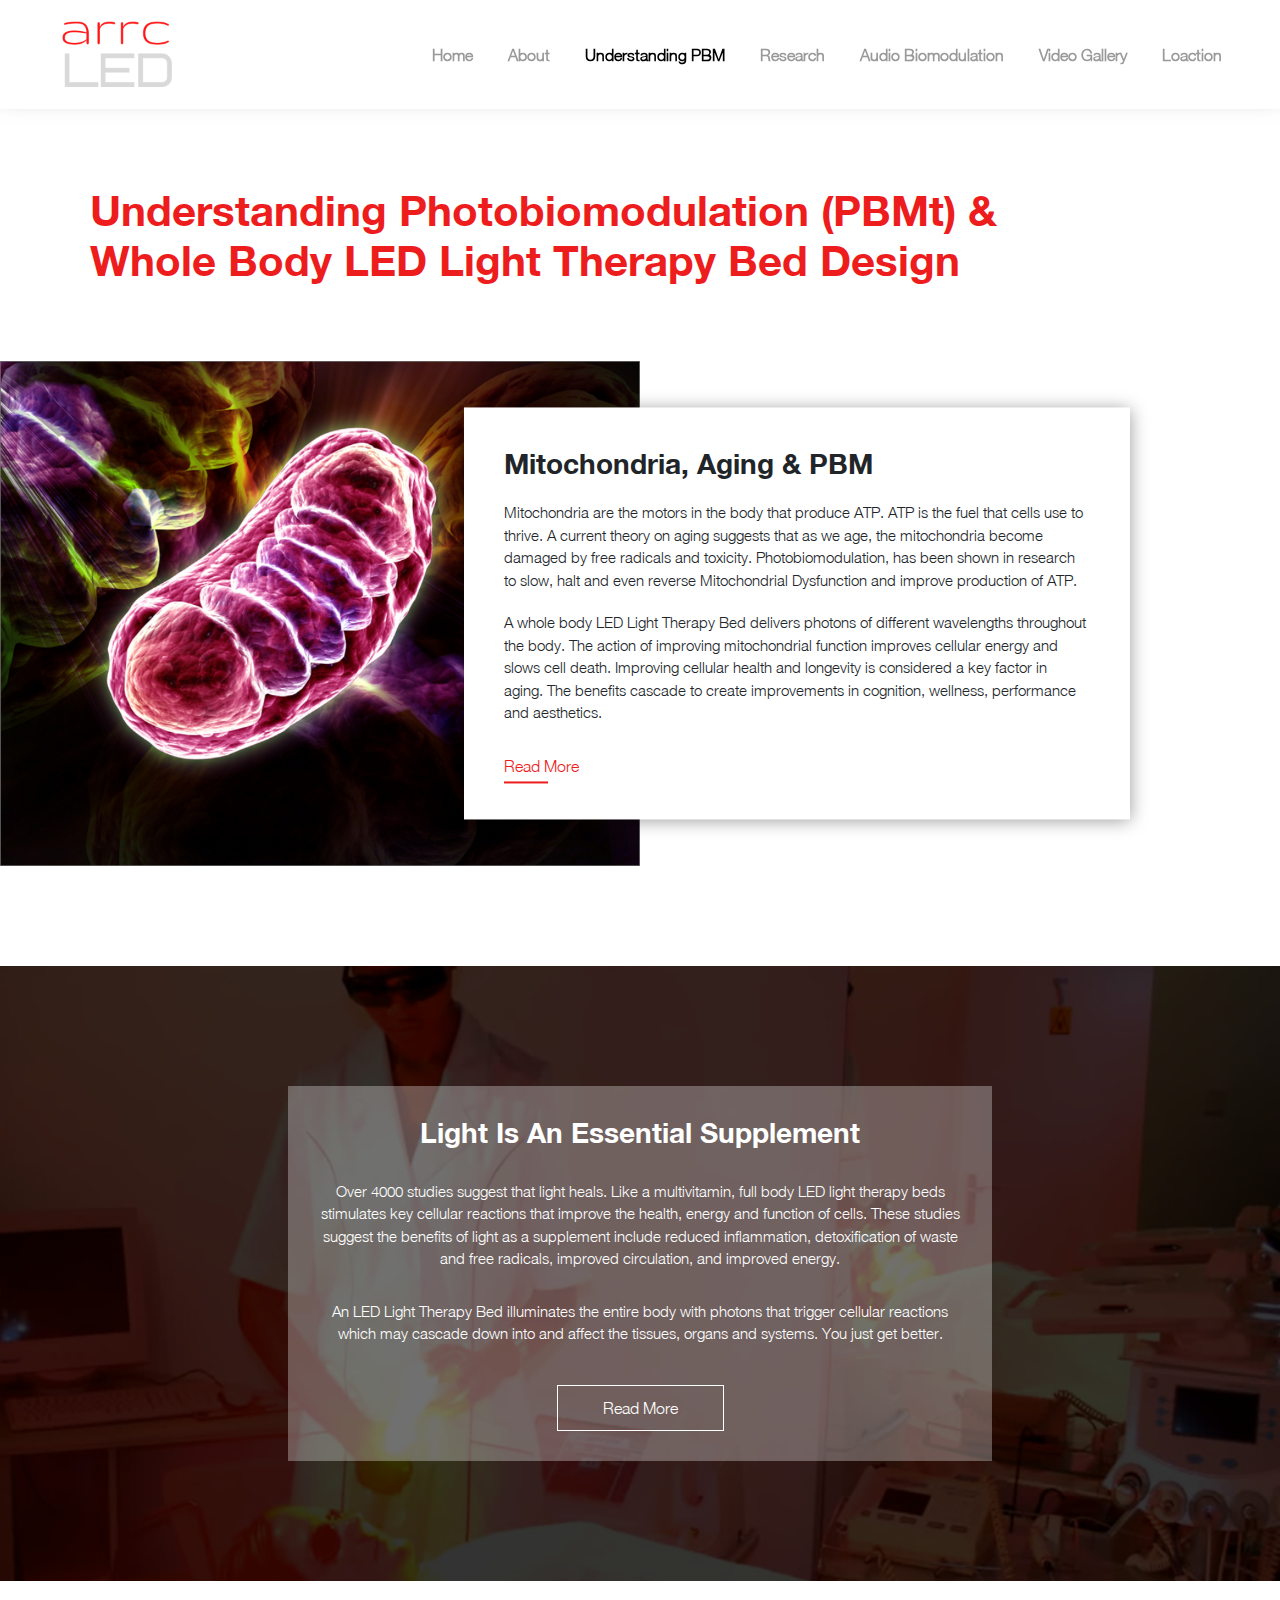
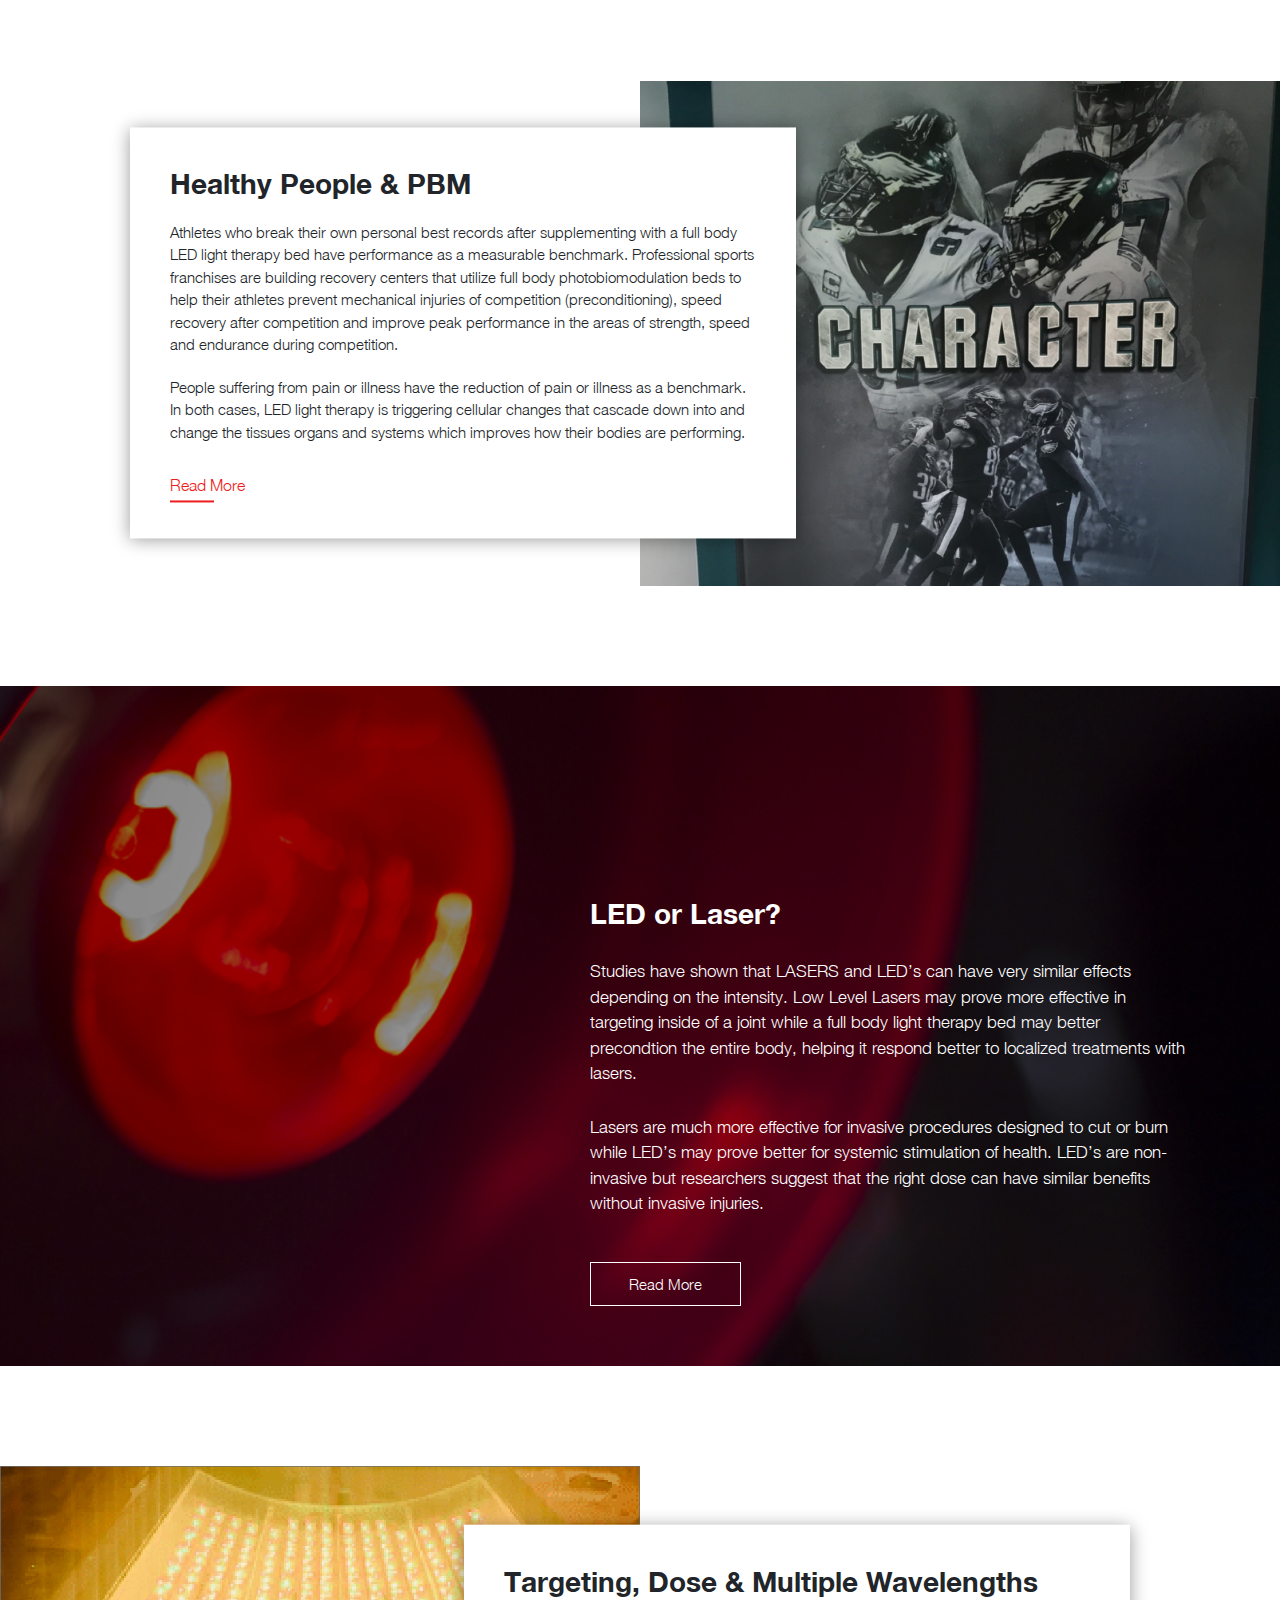
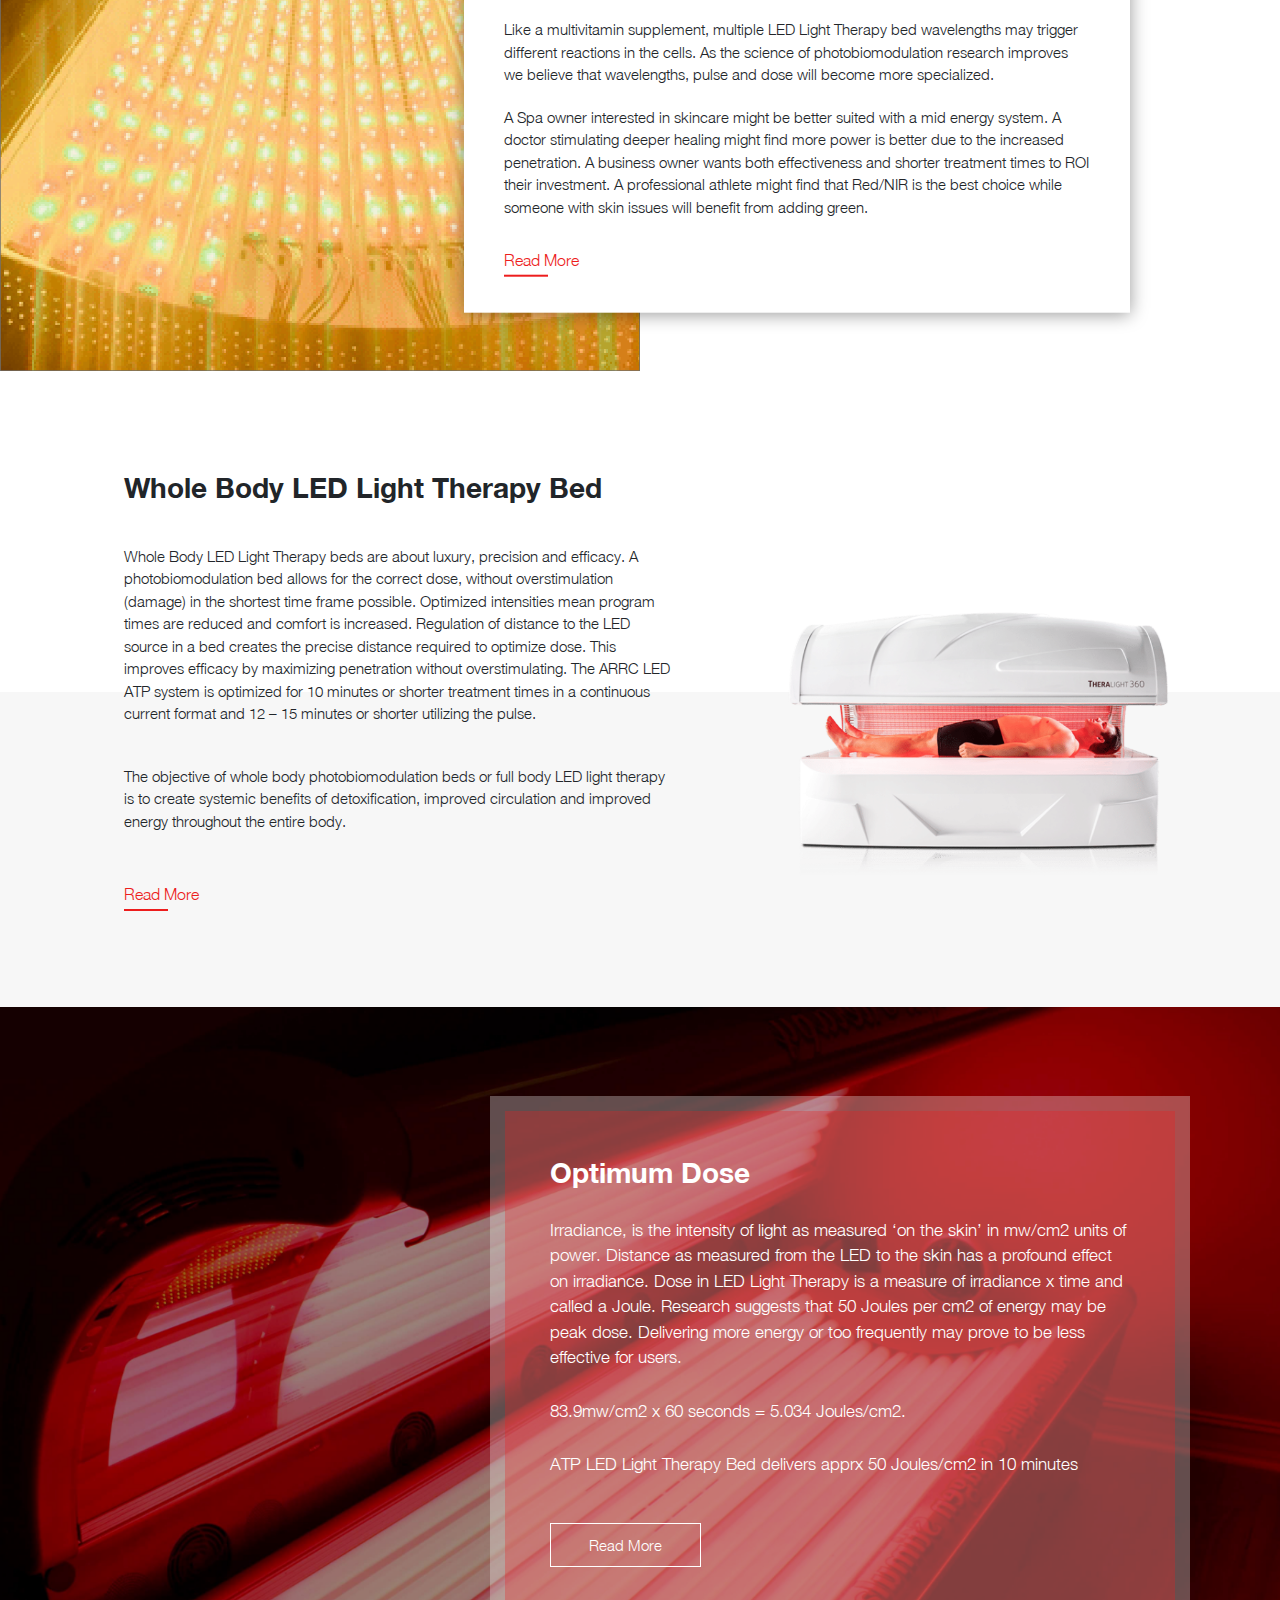
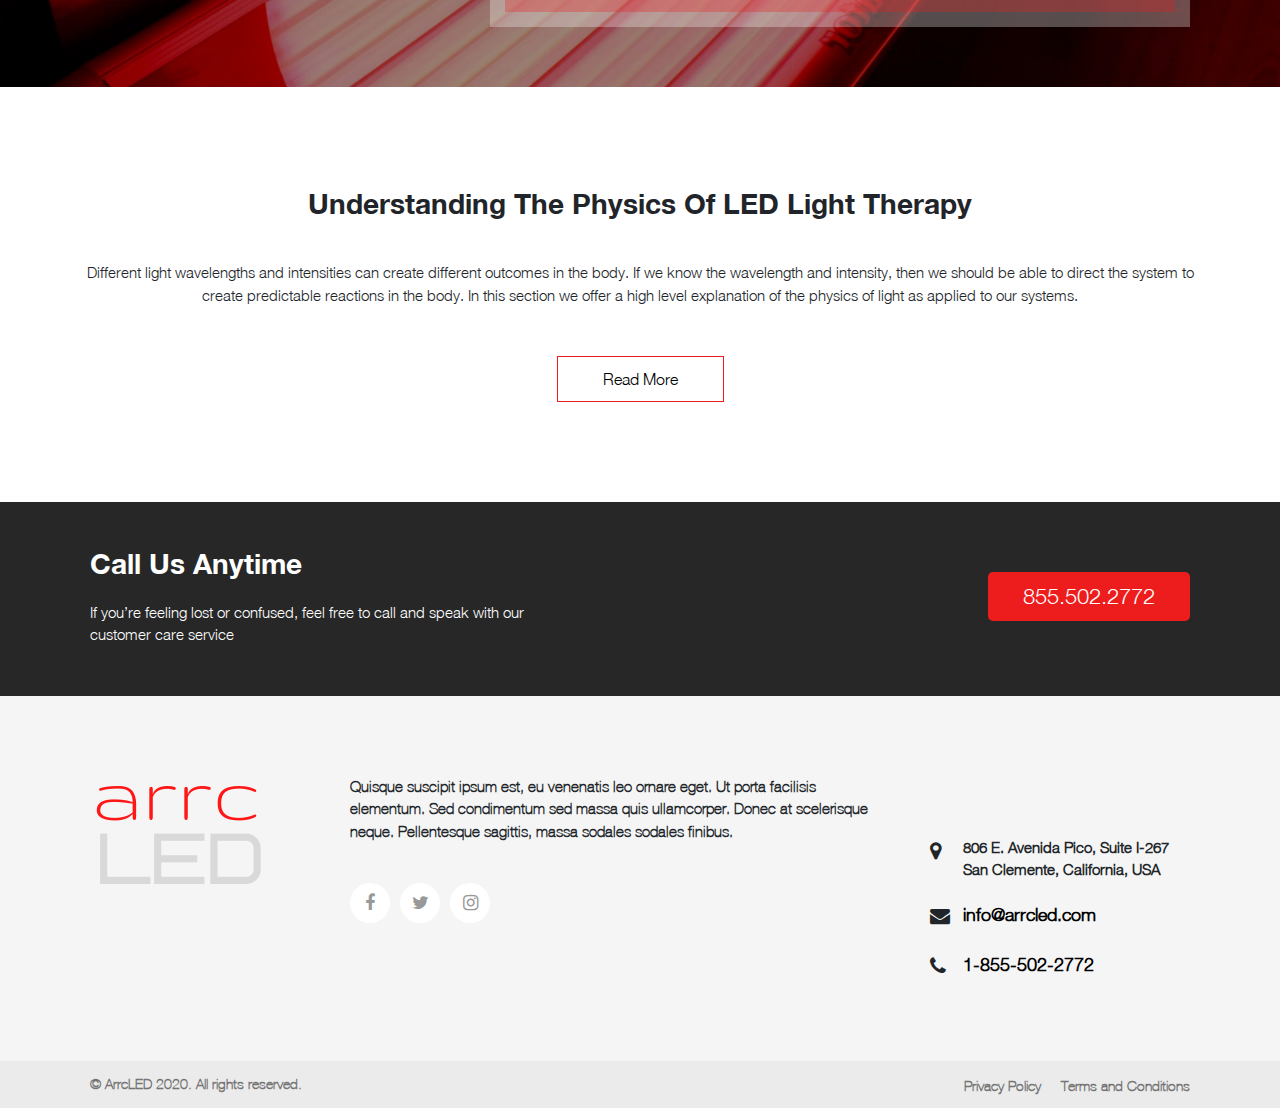
<file: Html/pbm.html>
<!DOCTYPE html>

<html lang="en">

<head>

    <meta charset="utf-8">
    <meta http-equiv="X-UA-Compatible" content="IE=edge">
    <meta name="viewport" content="width=device-width, initial-scale=1">
    <meta name="description" content="">
    <meta name="author" content="">


    <title>ARRC Led</title>
    <!-- favicon -->
    <link rel="icon" href="images/logo-new.png" type="image/png" sizes="16x16">

    <!-- Bootstrap CSS -->
    <link href="css/bootstrap.min.css" rel="stylesheet">
    <!-- font-awesum -->
    <link rel="stylesheet" type="text/css" href="css/font-awesome.min.css">
    <!--themify-icons -->
    <link rel="stylesheet" href="css/themify-icons.css">
    <!-- owl.carousel -->
    <link rel="stylesheet" href="css/owl.carousel.min.css">
    <link rel="stylesheet" href="css/owl.theme.default.min.css">
    <!-- fancybox -->
    <link rel="stylesheet" href="css/fancybox.css">
    <!-- swiper slider -->
    <link rel="stylesheet" href="https://unpkg.com/swiper/swiper-bundle.min.css">
    <!-- Custom CSS -->
    <link rel="stylesheet" type="text/css" href="css/style.css">

</head>

<body>

    <header class="header">

        <nav class="navbar navbar-expand-lg  fixed-top">
            <div class="container-fluid">
                <a class="navbar-brand" href="index.html"><img src="images/logo-new.png" alt=""></a>
                <button class="navbar-toggler hamburger" type="button" data-toggle="collapse"
                    data-target="#navbarNavDropdown" aria-controls="navbarNavDropdown" aria-expanded="false"
                    aria-label="Toggle navigation">
                    <span></span>
                    <span></span>
                    <span></span>
                </button>
                <div class="collapse navbar-collapse" id="navbarNavDropdown">
                    <ul class="navbar-nav ml-auto">
                        <li>
                            <a href="index.html">Home</a>
                        </li>
                        <li >
                            <a href="about.html">About</a>
                        </li>
                        <li class="active">
                            <a href="pbm.html">Understanding PBM</a>
                        </li>
                        <li>
                            <a href="research.html">Research</a>
                        </li>
                        <li >
                            <a href="audio.html">Audio Biomodulation</a>
                        </li>
                        <li >
                            <a href="video.html">Video Gallery</a>
                        </li>
                        <li>
                            <a href="location.html">Loaction</a>
                        </li>
                    </ul>
                </div>
            </div>
        </nav>
    </header>
<section class="pbm-heading">
    <div class="container">
        <h2>Understanding Photobiomodulation (PBMt) &<br>
            Whole Body LED Light Therapy Bed Design</h2>
    </div>
</section>
<section class="aging">
        <div class="aging-data">
            <div class="aging-img">
                <img src="images/aging.png" alt="">
            </div>
            <div class="aging-text">
                <h2>Mitochondria, Aging & PBM</h2>
                <p>
                    Mitochondria are the motors in the body that produce ATP. ATP is the fuel that cells use to thrive. A current theory on aging suggests that as we age, the mitochondria become damaged by free radicals and toxicity.  Photobiomodulation, has been shown in research to slow, halt and even reverse Mitochondrial Dysfunction and improve production of ATP.
    
                </p>
                <p>
                    A whole body LED Light Therapy Bed delivers photons of different wavelengths throughout the body.  The action of improving mitochondrial function improves cellular energy and slows cell death.  Improving cellular health and longevity is considered a key factor in aging.   The benefits cascade to create improvements in cognition, wellness, performance and aesthetics.
    
                </p>
                <a href="pbm-detail.html">
                    Read More
                </a>
            </div>
        </div>
</section>
<section class="suppliment background-position" style="background-image: url(images/suppliment.png);">
    <div class="suppliment-data">
        <h2>Light Is An Essential Supplement</h2>
        <p>
            Over 4000 studies suggest that light heals. Like a multivitamin, full body LED light therapy beds stimulates key cellular reactions that improve the health, energy and function of cells.  These studies suggest the benefits of light as a supplement include reduced inflammation, detoxification of waste and free radicals, improved circulation, and improved energy.
        </p>
        <p>
            An LED Light Therapy Bed illuminates the entire body with photons that trigger cellular reactions which may cascade down into and affect the tissues, organs and systems.  You just get better.
        </p>
        <a href="#.">
            Read More
        </a>
    </div>
</section>
<section class="aging healthy-pbm">
    <div class="aging-data">
   
        <div class="aging-text">
            <h2>Healthy People & PBM</h2>
            <p>
                Athletes who break their own personal best records after supplementing with a full body LED light therapy bed have performance as a measurable benchmark.  Professional sports franchises are building recovery centers that utilize full body photobiomodulation beds to help their athletes prevent mechanical injuries of competition (preconditioning), speed recovery after competition and improve peak performance in the areas of strength, speed and endurance during competition.

            </p>
            <p>
                People suffering from pain or illness have the reduction of pain or illness as a benchmark. In both cases, LED light therapy is triggering cellular changes that cascade down into and change the tissues organs and systems which improves how their bodies are performing.
            </p>
            <a href="pbm-detail.html">
                Read More
            </a>
        </div>
        <div class="aging-img">
            <img src="images/healthy-pbm.png" alt="">
        </div>
    </div>
</section>
<section class="laser-section background-position" style="background-image: url(images/laser.png);">
    <div class="container">
        <div class="laser-section-text">
            <h2>LED or Laser?</h2>
            <p>
                Studies have shown that LASERS and LED’s can have very similar effects depending on the intensity. Low Level Lasers may prove more effective in targeting inside of a joint while a full body light therapy bed may better precondtion the entire body, helping it respond better to localized treatments with lasers.

            </p>
            <p>
                Lasers are much more effective for invasive procedures designed to cut or burn while LED’s may prove better for systemic stimulation of health. LED’s are non-invasive but researchers suggest that the right dose can have similar benefits without invasive injuries.

            </p>
            <a href="#.">
                Read More
            </a>
        </div>
    </div>

</section>
<section class="aging targeting">
    <div class="aging-data">
   
        <div class="aging-text">
            <h2>Targeting, Dose & Multiple Wavelengths</h2>
            <p>
                Like a multivitamin supplement, multiple LED Light Therapy bed wavelengths may trigger different reactions in the cells. As the science of photobiomodulation research improves we believe that wavelengths, pulse and dose will become more specialized.
            </p>
            <p>
                A Spa owner interested in skincare might be better suited with a mid energy system. A doctor stimulating deeper healing might find more power is better due to the increased penetration.  A business owner wants both effectiveness and shorter treatment times to ROI their investment.  A professional athlete might find that Red/NIR is the best choice while someone with skin issues will benefit from adding green.
                </p>
            <a href="pbm-detail.html">
                Read More
            </a>
        </div>
        <div class="aging-img">
            <img src="images/targeting.png" alt="">
        </div>
    </div>
</section>
<section class="light-therapy">
    
        <div class="row">
            <div class="col-lg-7">
              <div class="light-therapy-text">
                <h2>
                    Whole Body LED Light Therapy Bed
                </h2>
                <p>
                    Whole Body LED Light Therapy beds are about luxury, precision and efficacy. A photobiomodulation bed allows for the correct dose, without overstimulation (damage) in the shortest time frame possible.  Optimized intensities mean program times are reduced and comfort is increased.  Regulation of distance to the LED source in a bed creates the precise distance required to optimize dose.  This improves efficacy by maximizing penetration without overstimulating.  The ARRC LED ATP system is optimized for 10 minutes or shorter treatment times in a continuous current format and 12 – 15 minutes or shorter utilizing the pulse.

                </p>
                <p>
                    The objective of whole body photobiomodulation beds or full body LED light therapy is to create systemic benefits of detoxification, improved circulation and improved energy throughout the entire body.

                </p>
                <a href="#.">
                    Read More
                </a>
              </div>
            </div>
            <div class="col-lg-5">
                <div class="light-therapy-img">
                    <img src="images/light-therapy.png" alt="">
                </div>
            </div>
        </div>
   
</section>
<section class="optimum background-position" style="background-image: url(images/optimum.png);">
    <div class="container">
        <div class="optimum-text">
           <div class="optimum-inner">
            <h2>Optimum Dose</h2>
            <p>
                Irradiance, is the intensity of  light as measured ‘on the skin’ in mw/cm2 units of power.  Distance as measured from the LED to the skin has a profound effect on irradiance.  Dose in LED Light Therapy is a measure of irradiance x time and called a Joule.  Research suggests that 50 Joules per cm2 of energy may be peak dose.  Delivering more energy or too frequently may prove to be less effective for users.

               
                
              
            </p>
            <p>
                83.9mw/cm2 x 60 seconds = 5.034 Joules/cm2.
            </p>
            <p>
                ATP LED Light Therapy Bed delivers apprx 50 Joules/cm2 in 10 minutes
            </p>
            <a href="#.">
                Read More
            </a>
           </div>
        </div>
    </div>

</section>
<section class="understanding text-center">

        <h2>
            Understanding The Physics Of LED Light Therapy
        </h2>
        <p>
            Different light wavelengths and intensities can create different outcomes in the body. If we know the wavelength and intensity, then we should be able to direct the system to create predictable reactions in the body. In this section we offer a high level explanation of the physics of light as applied to our systems.
        </p>
        <a href="#.">
            Read More
        </a>

</section>

    <section class="call-us">
        <div class="container">
            <div class="call-us-heading">
                <h2>Call Us Anytime </h2>
                <p>If you’re feeling lost or confused, feel free to call and speak
                    with our customer care service</p>
            </div>
            <div class="call-us-btn">
                <a href="tel:855.502.2772">855.502.2772</a>
            </div>
        </div>
    </section>
    <footer>
        <div class="container">
            <div class="footer-top">
                <div class="footer-logo">
                    <img src="images/logo-new.png" alt="">
                </div>
                <div class="social">
                    <p>
                        Quisque suscipit ipsum est, eu venenatis leo ornare eget. Ut porta facilisis elementum. Sed
                        condimentum sed massa quis ullamcorper. Donec at scelerisque neque. Pellentesque sagittis, massa
                        sodales sodales finibus.
                    </p>
                    <ul>
                        <li>
                            <a href="#.">
                                <i class="fa fa-facebook"></i>
                            </a>
                        </li>
                        <li>
                            <a href="#.">
                                <i class="fa fa-twitter"></i>
                            </a>
                        </li>
                        <li>
                            <a href="#.">
                                <i class="fa fa-instagram"></i>
                            </a>
                        </li>
                    </ul>
                </div>
                <div class="location">
                    <div class="address flex">
                        <div class="icon">
                            <i class="fa fa-map-marker"></i>
                        </div>
                        <p>806 E. Avenida Pico, Suite I-267 <br>
                            San Clemente, California, USA</p>
                    </div>
                    <div class="email flex">
                        <div class="icon">
                            <i class="fa fa-envelope"></i>
                        </div>
                        <a href="mailto:info@arrcled.com">info@arrcled.com</a>
                    </div>
                    <div class="phn flex">
                        <div class="icon">
                            <i class="fa fa-phone"></i>
                        </div>
                        <a href="tel:1-855-502-2772">1-855-502-2772</a>
                    </div>
                </div>
            </div>
        </div>
        <div class="footer-bottom">
            <div class="container">
                <p>
                    © ArrcLED 2020. All rights reserved.
                </p>
                <ul>
                    <li>
                        <a href="#.">Privacy Policy</a>
                    </li>
                    <li><a href="#.">Terms and Conditions</a></li>
                </ul>
            </div>
        </div>
    </footer>
    <!-- jQuery Version 3.2.1 -->
    <script src="js/jquery-3.4.1.js"></script>
    <!-- fancybox -->
    <script src="js/fancybox.js"></script>
    <!-- Bootstrap Core JavaScript -->
    <script src="js/bootstrap.min.js"></script>
    <!-- owl slider -->
    <script src="js/owl.carousel.min.js"></script>
    <!-- swiper-slider -->
    <script src="https://unpkg.com/swiper/swiper-bundle.min.js"></script>
    <!-- custom js -->
    <script src="js/script.js"></script>
</body>

</html>
</file>
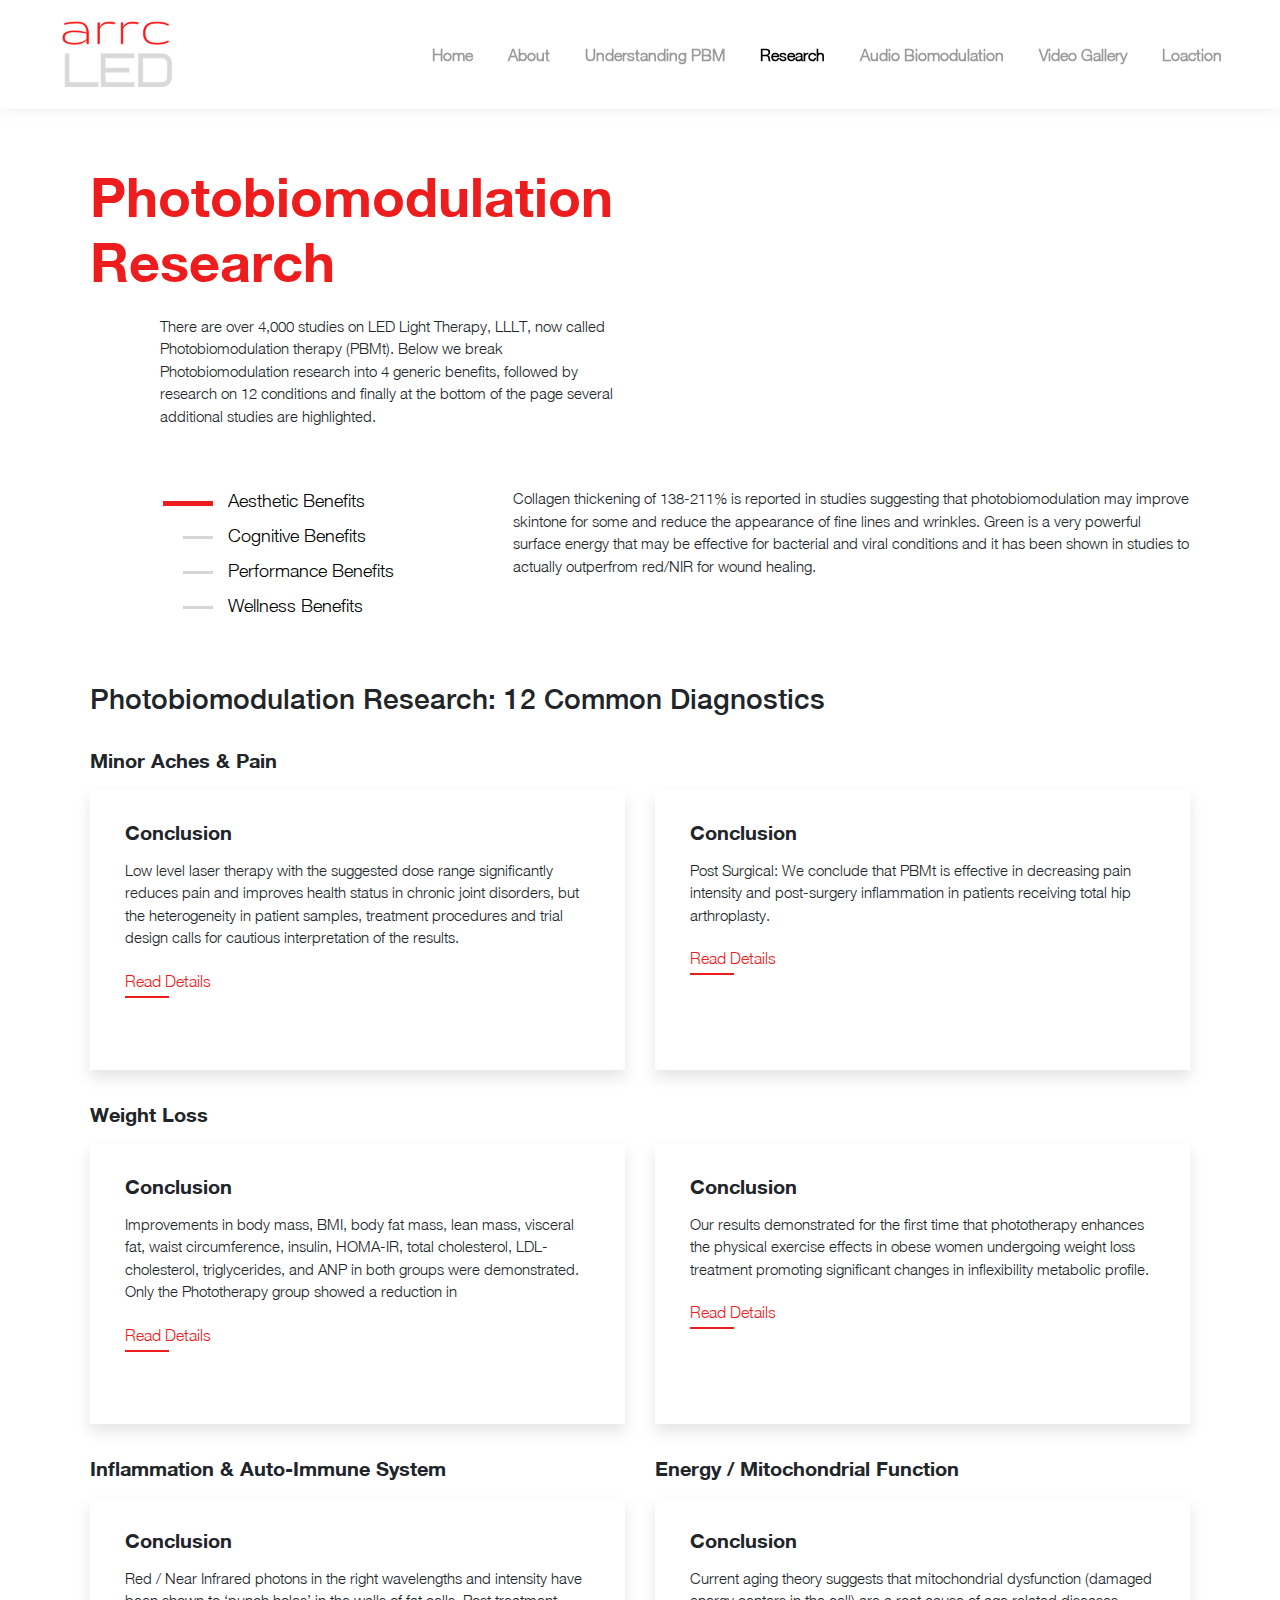
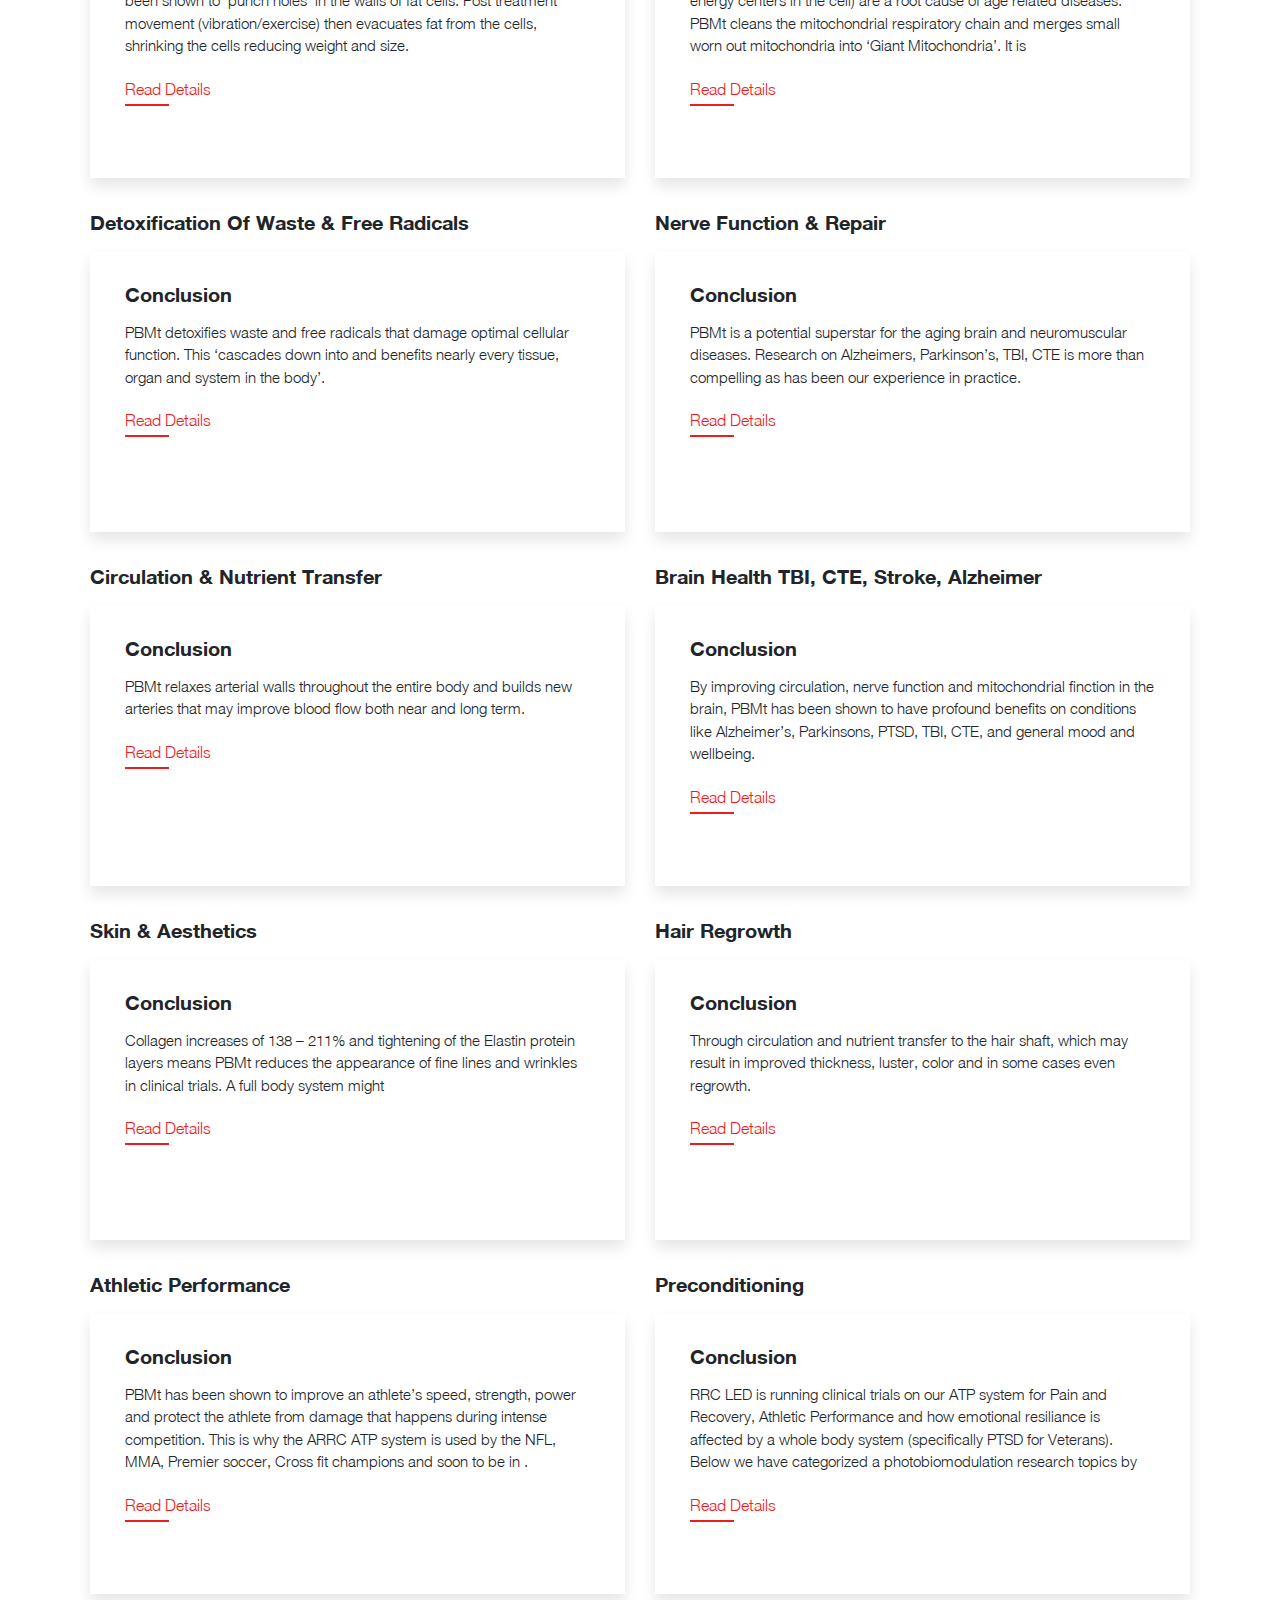
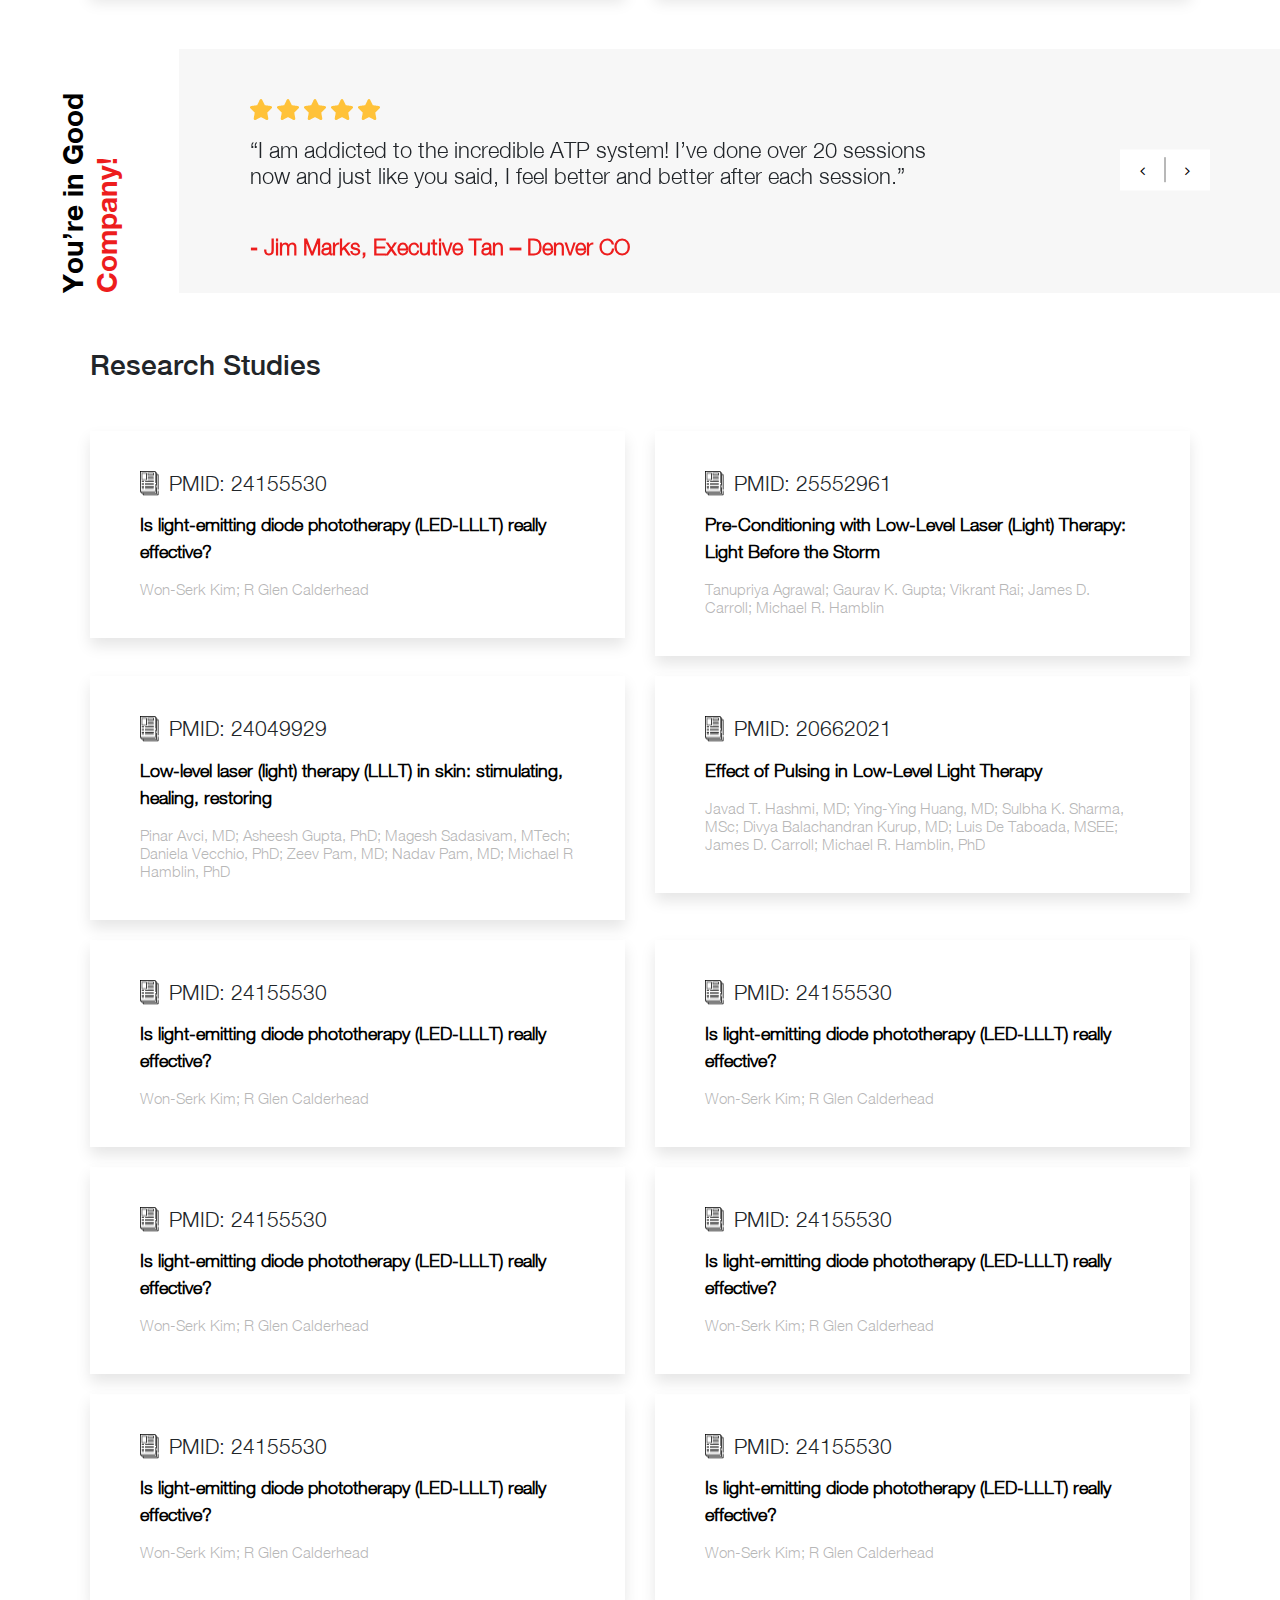
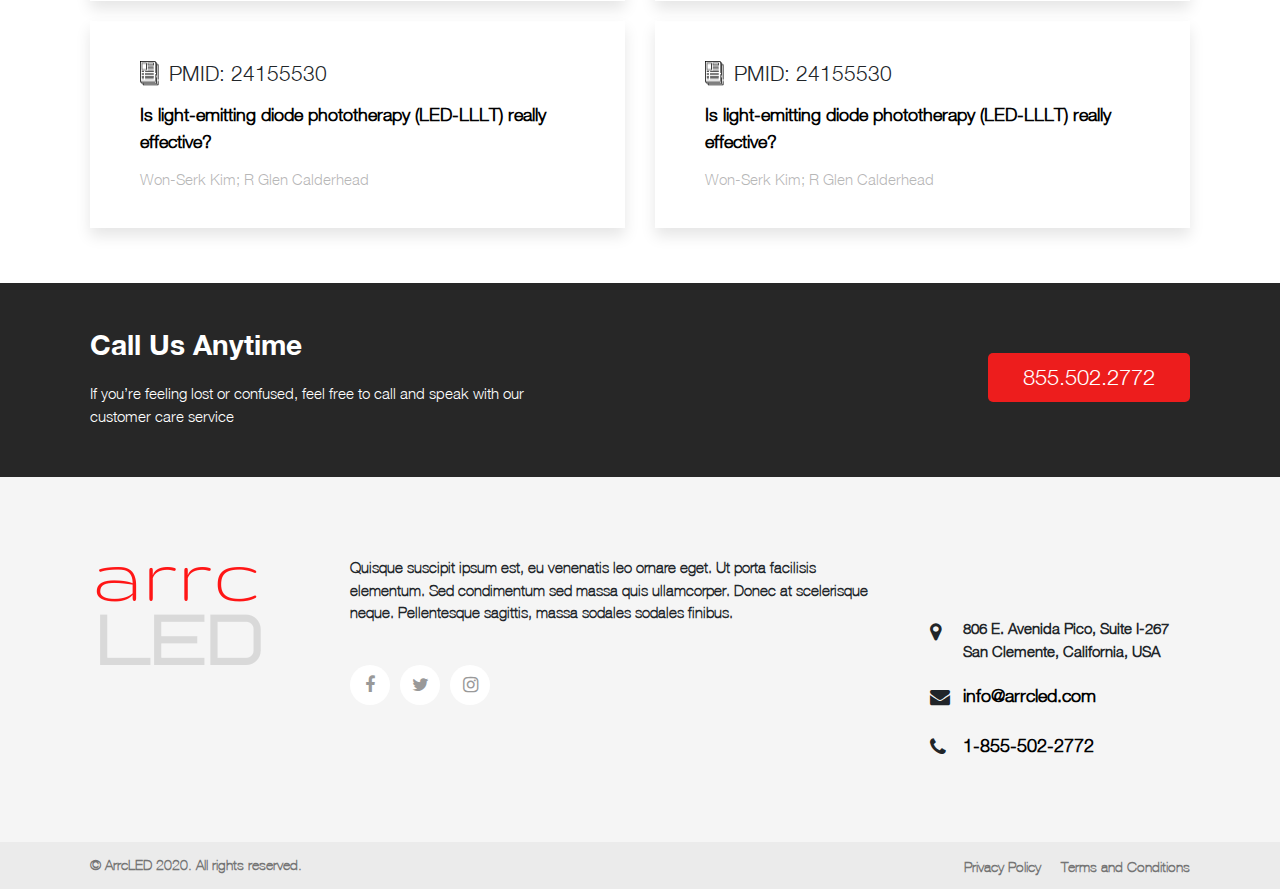
<file: Html/research.html>
<!DOCTYPE html>



<html lang="en">



<head>



    <meta charset="utf-8">

    <meta http-equiv="X-UA-Compatible" content="IE=edge">

    <meta name="viewport" content="width=device-width, initial-scale=1">

    <meta name="description" content="">

    <meta name="author" content="">





    <title>ARRC Led</title>

    <!-- favicon -->

    <link rel="icon" href="images/logo-new.png" type="image/png" sizes="16x16">



    <!-- Bootstrap CSS -->

    <link href="css/bootstrap.min.css" rel="stylesheet">

    <!-- font-awesum -->

    <link rel="stylesheet" type="text/css" href="css/font-awesome.min.css">

    <!--themify-icons -->

    <link rel="stylesheet" href="css/themify-icons.css">

    <!-- owl.carousel -->

    <link rel="stylesheet" href="css/owl.carousel.min.css">

    <link rel="stylesheet" href="css/owl.theme.default.min.css">

    <!-- fancybox -->

    <link rel="stylesheet" href="css/fancybox.css">

    <!-- swiper slider -->

    <link rel="stylesheet" href="https://unpkg.com/swiper/swiper-bundle.min.css">

    <!-- Custom CSS -->

    <link rel="stylesheet" type="text/css" href="css/style.css">



</head>



<body>



    <header class="header">



        <nav class="navbar navbar-expand-lg  fixed-top">

            <div class="container-fluid">

                <a class="navbar-brand" href="index.html"><img src="images/logo-new.png" alt=""></a>

                <button class="navbar-toggler hamburger" type="button" data-toggle="collapse"

                    data-target="#navbarNavDropdown" aria-controls="navbarNavDropdown" aria-expanded="false"

                    aria-label="Toggle navigation">

                    <span></span>

                    <span></span>

                    <span></span>

                </button>

                <div class="collapse navbar-collapse" id="navbarNavDropdown">

                    <ul class="navbar-nav ml-auto">

                        <li>

                            <a href="index.html">Home</a>

                        </li>

                        <li>

                            <a href="about.html">About</a>

                        </li>

                        <li>

                            <a href="pbm.html">Understanding PBM</a>

                        </li>

                        <li class="active">

                            <a href="research.html">Research</a>

                        </li>

                        <li>

                            <a href="audio.html">Audio Biomodulation</a>

                        </li>

                        <li>

                            <a href="video.html">Video Gallery</a>

                        </li>

                        <li>

                            <a href="location.html">Loaction</a>

                        </li>

                    </ul>

                </div>

            </div>

        </nav>

    </header>



    <section class="research-main-heading">

        <div class="container">

            <div class="research-main-text">

                <h2>

                    Photobiomodulation<br>

                    Research

                </h2>

                <p>

                    There are over 4,000 studies on LED Light Therapy, LLLT, now called Photobiomodulation therapy

                    (PBMt). Below we break Photobiomodulation research into 4 generic benefits, followed by research on

                    12 conditions and finally at the bottom of the page several additional studies are highlighted.

                </p>

            </div>

            <div class="research-tabing">

                <div class="row">

                    <div class="col-lg-4">

                        <ul class="nav nav-tabs">

                            <li><a data-toggle="tab" href="#tab1" class="active">Aesthetic Benefits</a></li>

                            <li><a data-toggle="tab" href="#tab2">Cognitive Benefits</a></li>

                            <li><a data-toggle="tab" href="#tab3">Performance Benefits</a></li>

                            <li><a data-toggle="tab" href="#tab4">Wellness Benefits</a></li>

                        </ul>

                    </div>

                    <div class="col-lg-8">



                        <div class="tab-content">

                            <div id="tab1" class="tab-pane  in active">

                                <p>Collagen thickening of 138-211% is reported in studies suggesting that

                                    photobiomodulation may improve skintone for some and reduce the appearance of fine

                                    lines and wrinkles. Green is a very powerful surface energy that may be effective

                                    for bacterial and viral conditions and it has been shown in studies to actually

                                    outperfrom red/NIR for wound healing.</p>

                            </div>

                            <div id="tab2" class="tab-pane fade">



                                <p>Collagen thickening of 138-211% is reported in studies suggesting that

                                    photobiomodulation may improve skintone for some and reduce the appearance of fine

                                    lines and wrinkles.</p>

                            </div>

                            <div id="tab3" class="tab-pane fade">



                                <p>Collagen thickening of 138-211% is reported in studies suggesting that

                                    photobiomodulation may improve skintone for some and reduce the appearance of fine

                                    lines and wrinkles. Green is a very powerful surface energy that may be effective

                                    for bacterial and viral conditions and it has been shown in studies to actually

                                    outperfrom red/NIR for wound healing.</p>

                            </div>

                            <div id="tab4" class="tab-pane fade">



                                <p>Collagen thickening of 138-211% is reported in studies suggesting that

                                    photobiomodulation may improve skintone for some and reduce the appearance of fine

                                    lines and wrinkles.</p>

                            </div>

                        </div>

                    </div>

                </div>



            </div>



        </div>

        </div>



    </section>

    <section class="diagonostic">

        <div class="container">

            <div class="heading">

                <h2>Photobiomodulation Research: 12 Common Diagnostics</h2>



            </div>

            <div class="minor">

                <div class="diagonostic-box-main-heading">

                    <h3>Minor Aches & Pain</h3>

                </div>

                <div class="row">

                    <div class="col-lg-6">

                        <div class="diagonostic-boxes">



                            <div class="diagonostic-box">

                                <h4>

                                    Conclusion

                                </h4>

                                <p>

                                    Low level laser therapy with the suggested dose range significantly reduces pain and

                                    improves health status in chronic joint disorders, but the heterogeneity in patient

                                    samples, treatment procedures and trial design calls for cautious interpretation of

                                    the results.

                                </p>

                                <a href="#.">

                                    Read Details

                                </a>

                            </div>

                        </div>

                    </div>

                    <div class="col-lg-6">

                        <div class="diagonostic-boxes">



                            <div class="diagonostic-box">

                                <h4>

                                    Conclusion

                                </h4>

                                <p>

                                    Post Surgical: We conclude that PBMt is effective in decreasing pain intensity and

                                    post-surgery inflammation in patients receiving total hip arthroplasty. </p>

                                <a href="#.">

                                    Read Details

                                </a>

                            </div>





                        </div>

                    </div>

                </div>

            </div>

            <div class="weight">

                <div class="diagonostic-box-main-heading">

                    <h3>Weight Loss</h3>

                </div>

                <div class="row">

                    <div class="col-lg-6">

                        <div class="diagonostic-boxes">



                            <div class="diagonostic-box">

                                <h4>

                                    Conclusion

                                </h4>

                                <p>

                                    Improvements in body mass, BMI, body fat mass, lean mass, visceral fat, waist

                                    circumference, insulin, HOMA-IR, total cholesterol, LDL-cholesterol, triglycerides,

                                    and ANP in both groups were demonstrated. Only the Phototherapy group showed a

                                    reduction in </p>

                                <a href="#.">

                                    Read Details

                                </a>

                            </div>

                        </div>

                    </div>

                    <div class="col-lg-6">

                        <div class="diagonostic-boxes">

                            <div class="diagonostic-box-main-heading">



                            </div>

                            <div class="diagonostic-box">

                                <h4>

                                    Conclusion

                                </h4>

                                <p>

                                    Our results demonstrated for the first time that phototherapy enhances the physical

                                    exercise effects in obese women undergoing weight loss treatment promoting

                                    significant changes in inflexibility metabolic profile. </p>

                                <a href="#.">

                                    Read Details

                                </a>

                            </div>

                        </div>

                    </div>

                </div>

            </div>

            <div class="energy">



                <div class="row">





                    <div class="col-lg-6">

                        <div class="diagonostic-boxes">

                            <div class="diagonostic-box-main-heading">

                                <h3>Inflammation & Auto-Immune System</h3>

                            </div>

                            <div class="diagonostic-box">

                                <h4>

                                    Conclusion

                                </h4>

                                <p>

                                    Red / Near Infrared photons in the right wavelengths and intensity have been shown

                                    to ‘punch holes’ in the walls of fat cells. Post treatment movement

                                    (vibration/exercise) then evacuates fat from the cells, shrinking the cells reducing

                                    weight and size. </p>

                                <a href="#.">

                                    Read Details

                                </a>

                            </div>

                        </div>

                    </div>

                    <div class="col-lg-6">

                        <div class="diagonostic-boxes">

                            <div class="diagonostic-box-main-heading">

                                <h3>Energy / Mitochondrial Function</h3>

                            </div>

                            <div class="diagonostic-box">

                                <h4>

                                    Conclusion

                                </h4>

                                <p>

                                    Current aging theory suggests that mitochondrial dysfunction (damaged energy centers

                                    in the cell) are a root cause of age related diseases. PBMt cleans the mitochondrial

                                    respiratory chain and merges small worn out mitochondria into ‘Giant Mitochondria’.

                                    It is </p>

                                <a href="#.">

                                    Read Details

                                </a>

                            </div>

                        </div>

                    </div>

                </div>

            </div>

            <div class="waste">



                <div class="row">





                    <div class="col-lg-6">

                        <div class="diagonostic-boxes">

                            <div class="diagonostic-box-main-heading">

                                <h3>Detoxification Of Waste & Free Radicals</h3>

                            </div>

                            <div class="diagonostic-box">

                                <h4>

                                    Conclusion

                                </h4>

                                <p>

                                    PBMt detoxifies waste and free radicals that damage optimal cellular function. This

                                    ‘cascades down into and benefits nearly every tissue, organ and system in the body’.

                                </p>

                                <a href="#.">

                                    Read Details

                                </a>

                            </div>

                        </div>

                    </div>

                    <div class="col-lg-6">

                        <div class="diagonostic-boxes">

                            <div class="diagonostic-box-main-heading">

                                <h3>Nerve Function & Repair</h3>

                            </div>

                            <div class="diagonostic-box">

                                <h4>

                                    Conclusion

                                </h4>

                                <p>

                                    PBMt is a potential superstar for the aging brain and neuromuscular diseases.

                                    Research on Alzheimers, Parkinson’s, TBI, CTE is more than compelling as has been

                                    our experience in practice. </p>

                                <a href="#.">

                                    Read Details

                                </a>

                            </div>

                        </div>

                    </div>

                </div>

            </div>

            <div class="brain-health">



                <div class="row">





                    <div class="col-lg-6">

                        <div class="diagonostic-boxes">

                            <div class="diagonostic-box-main-heading">

                                <h3>Circulation & Nutrient Transfer</h3>

                            </div>

                            <div class="diagonostic-box">

                                <h4>

                                    Conclusion

                                </h4>

                                <p>

                                    PBMt relaxes arterial walls throughout the entire body and builds new arteries that

                                    may improve blood flow both near and long term.



                                </p>

                                <a href="#.">

                                    Read Details

                                </a>

                            </div>

                        </div>

                    </div>

                    <div class="col-lg-6">

                        <div class="diagonostic-boxes">

                            <div class="diagonostic-box-main-heading">

                                <h3>Brain Health TBI, CTE, Stroke, Alzheimer</h3>

                            </div>

                            <div class="diagonostic-box">

                                <h4>

                                    Conclusion

                                </h4>

                                <p>

                                    By improving circulation, nerve function and mitochondrial finction in the brain,

                                    PBMt has been shown to have profound benefits on conditions like Alzheimer’s,

                                    Parkinsons, PTSD, TBI, CTE, and general mood and wellbeing.



                                </p>

                                <a href="#.">

                                    Read Details

                                </a>

                            </div>

                        </div>

                    </div>

                </div>

            </div>

            <div class="skin">



                <div class="row">





                    <div class="col-lg-6">

                        <div class="diagonostic-boxes">

                            <div class="diagonostic-box-main-heading">

                                <h3>Skin & Aesthetics</h3>

                            </div>

                            <div class="diagonostic-box">

                                <h4>

                                    Conclusion

                                </h4>

                                <p>

                                    Collagen increases of 138 – 211% and tightening of the Elastin protein layers means PBMt reduces the appearance of fine lines and wrinkles in clinical trials. A full body system might 

                                

                                </p>

                                <a href="#.">

                                    Read Details

                                </a>

                            </div>

                        </div>

                    </div>

                    <div class="col-lg-6">

                        <div class="diagonostic-boxes">

                            <div class="diagonostic-box-main-heading">

                                <h3>Hair Regrowth</h3>

                            </div>

                            <div class="diagonostic-box">

                                <h4>

                                    Conclusion

                                </h4>

                                <p>

                                    Through circulation and nutrient transfer to the hair shaft, which may result in improved thickness, luster, color and in some cases even regrowth.

                                

                                </p>

                                <a href="#.">

                                    Read Details

                                </a>

                            </div>

                        </div>

                    </div>

                </div>

            </div>

            <div class="athletic">



                <div class="row">





                    <div class="col-lg-6">

                        <div class="diagonostic-boxes">

                            <div class="diagonostic-box-main-heading">

                                <h3>Athletic Performance</h3>

                            </div>

                            <div class="diagonostic-box">

                                <h4>

                                    Conclusion

                                </h4>

                                <p>

                                    PBMt has been shown to improve an athlete’s speed, strength, power and protect the athlete from damage that happens during intense competition. This is why the ARRC ATP system is used by the NFL, MMA, Premier soccer, Cross fit champions and soon to be in .

                                

                                </p>

                                <a href="#.">

                                    Read Details

                                </a>

                            </div>

                        </div>

                    </div>

                    <div class="col-lg-6">

                        <div class="diagonostic-boxes">

                            <div class="diagonostic-box-main-heading">

                                <h3>Preconditioning</h3>

                            </div>

                            <div class="diagonostic-box">

                                <h4>

                                    Conclusion

                                </h4>

                                <p>

                                    RRC LED is running clinical trials on our ATP system for Pain and Recovery, Athletic Performance and how emotional resiliance is affected by a whole body system (specifically PTSD for Veterans). Below we have categorized a photobiomodulation research topics by 

                                 </p>

                                <a href="#.">

                                    Read Details

                                </a>

                            </div>

                        </div>

                    </div>

                </div>

            </div>





        </div>

    </section>


    <section class="company">

        <div class="company-heading">

            <h2>

                <span>You’re in Good </span>

                Company!

            </h2>

        </div>

        <div class="company-slider">

            <div class="owl-carousel owl-theme company-owl">

                <div class="item">

                    <div class="slide-data">

                        <div class="star-img">

                            <img src="images/star.png" alt="">

                        </div>

                        <h3>

                            “I am addicted to the incredible ATP system! I’ve done over 20 sessions now and just like you said, I feel better and better after each session.”

                        </h3>

                        <h5>

                            - Jim Marks, Executive Tan – Denver CO

                        </h5>

                    </div>

                </div>

                <div class="item">

                    <div class="slide-data">

                        <div class="star-img">

                            <img src="images/star.png" alt="">

                        </div>

                        <h3>

                          “I am addicted to the light bed!”

                        </h3>

                        <h5>

                            - Ennia, Physical Therapist, United States Air Force

                        </h5>

                    </div>

                </div>

                <div class="item">

                    <div class="slide-data">

                        <div class="star-img">

                            <img src="images/star.png" alt="">

                        </div>

                        <h3>
“I couldn't be happier! We are doing 10-15 sessions a day really without even trying.”
 </h3>

                        <h5>

                            - Mark, Body Centre, Newport Beach, CA

                        </h5>

                    </div>

                </div>

            </div>

        </div>

    </section>

    <section class="studies">

      <div class="container">

        <h2>Research Studies</h2>

        <div class="study-boxes">

            <div class="row">

                <div class="col-lg-6">

                    <div class="study-box-data">

                        <div class="study-box-heading">

                            <img src="images/article.png" alt="">

                            <h4>PMID: 24155530</h4>

                        </div> 

                        <a href="#.">Is light-emitting diode phototherapy (LED-LLLT) really effective?</a>

                        <h6>

                            Won-Serk Kim; R Glen Calderhead

                        </h6>

                    </div>

                </div> 

                <div class="col-lg-6">

                    <div class="study-box-data">

                        <div class="study-box-heading">

                            <img src="images/article.png" alt="">

                            <h4>PMID: 25552961</h4>

                        </div> 

                        <a href="#.">Pre-Conditioning with Low-Level Laser (Light) Therapy: Light Before the Storm</a>

                        <h6>

                            Tanupriya Agrawal; Gaurav K. Gupta; Vikrant Rai; James D. Carroll; Michael R. Hamblin

                        </h6>

                    </div>

                </div>

                <div class="col-lg-6">

                    <div class="study-box-data">

                        <div class="study-box-heading">

                            <img src="images/article.png" alt="">

                            <h4>PMID: 24049929</h4>

                        </div> 

                        <a href="#.">Low-level laser (light) therapy (LLLT) in skin: stimulating, healing, restoring</a>

                        <h6>

                            Pinar Avci, MD; Asheesh Gupta, PhD; Magesh Sadasivam, MTech; Daniela Vecchio, PhD; Zeev Pam, MD; Nadav Pam, MD; Michael R Hamblin, PhD

                        </h6>

                    </div>

                </div>

                <div class="col-lg-6">

                    <div class="study-box-data">

                        <div class="study-box-heading">

                            <img src="images/article.png" alt="">

                            <h4>PMID: 20662021</h4>

                        </div> 

                        <a href="#.">Effect of Pulsing in Low-Level Light Therapy</a>

                        <h6>

                            Javad T. Hashmi, MD; Ying-Ying Huang, MD; Sulbha K. Sharma, MSc; Divya Balachandran Kurup, MD; Luis De Taboada, MSEE; James D. Carroll; Michael R. Hamblin, PhD

                        </h6>

                    </div>

                </div>

                <div class="col-lg-6">

                    <div class="study-box-data">

                        <div class="study-box-heading">

                            <img src="images/article.png" alt="">

                            <h4>PMID: 24155530</h4>

                        </div> 

                        <a href="#.">Is light-emitting diode phototherapy (LED-LLLT) really effective?</a>

                        <h6>

                            Won-Serk Kim; R Glen Calderhead

                        </h6>

                    </div>

                </div>

                <div class="col-lg-6">

                    <div class="study-box-data">

                        <div class="study-box-heading">

                            <img src="images/article.png" alt="">

                            <h4>PMID: 24155530</h4>

                        </div> 

                        <a href="#.">Is light-emitting diode phototherapy (LED-LLLT) really effective?</a>

                        <h6>

                            Won-Serk Kim; R Glen Calderhead

                        </h6>

                    </div>

                </div>

                <div class="col-lg-6">

                    <div class="study-box-data">

                        <div class="study-box-heading">

                            <img src="images/article.png" alt="">

                            <h4>PMID: 24155530</h4>

                        </div> 

                        <a href="#.">Is light-emitting diode phototherapy (LED-LLLT) really effective?</a>

                        <h6>

                            Won-Serk Kim; R Glen Calderhead

                        </h6>

                    </div>

                </div>

                <div class="col-lg-6">

                    <div class="study-box-data">

                        <div class="study-box-heading">

                            <img src="images/article.png" alt="">

                            <h4>PMID: 24155530</h4>

                        </div> 

                        <a href="#.">Is light-emitting diode phototherapy (LED-LLLT) really effective?</a>

                        <h6>

                            Won-Serk Kim; R Glen Calderhead

                        </h6>

                    </div>

                </div>

                <div class="col-lg-6">

                    <div class="study-box-data">

                        <div class="study-box-heading">

                            <img src="images/article.png" alt="">

                            <h4>PMID: 24155530</h4>

                        </div> 

                        <a href="#.">Is light-emitting diode phototherapy (LED-LLLT) really effective?</a>

                        <h6>

                            Won-Serk Kim; R Glen Calderhead

                        </h6>

                    </div>

                </div>

                <div class="col-lg-6">

                    <div class="study-box-data">

                        <div class="study-box-heading">

                            <img src="images/article.png" alt="">

                            <h4>PMID: 24155530</h4>

                        </div> 

                        <a href="#.">Is light-emitting diode phototherapy (LED-LLLT) really effective?</a>

                        <h6>

                            Won-Serk Kim; R Glen Calderhead

                        </h6>

                    </div>

                </div>

                <div class="col-lg-6">

                    <div class="study-box-data">

                        <div class="study-box-heading">

                            <img src="images/article.png" alt="">

                            <h4>PMID: 24155530</h4>

                        </div> 

                        <a href="#.">Is light-emitting diode phototherapy (LED-LLLT) really effective?</a>

                        <h6>

                            Won-Serk Kim; R Glen Calderhead

                        </h6>

                    </div>

                </div>

                <div class="col-lg-6">

                    <div class="study-box-data">

                        <div class="study-box-heading">

                            <img src="images/article.png" alt="">

                            <h4>PMID: 24155530</h4>

                        </div> 

                        <a href="#.">Is light-emitting diode phototherapy (LED-LLLT) really effective?</a>

                        <h6>

                            Won-Serk Kim; R Glen Calderhead

                        </h6>

                    </div>

                </div>   

            </div>

        </div>

      </div>

    </section>

    <section class="call-us">

        <div class="container">

            <div class="call-us-heading">

                <h2>Call Us Anytime </h2>

                <p>If you’re feeling lost or confused, feel free to call and speak

                    with our customer care service</p>

            </div>

            <div class="call-us-btn">

                <a href="tel:855.502.2772">855.502.2772</a>

            </div>

        </div>

    </section>

    <footer>

        <div class="container">

            <div class="footer-top">

                <div class="footer-logo">

                    <img src="images/logo-new.png" alt="">

                </div>

                <div class="social">

                    <p>

                        Quisque suscipit ipsum est, eu venenatis leo ornare eget. Ut porta facilisis elementum. Sed

                        condimentum sed massa quis ullamcorper. Donec at scelerisque neque. Pellentesque sagittis, massa

                        sodales sodales finibus.

                    </p>

                    <ul>

                        <li>

                            <a href="#.">

                                <i class="fa fa-facebook"></i>

                            </a>

                        </li>

                        <li>

                            <a href="#.">

                                <i class="fa fa-twitter"></i>

                            </a>

                        </li>

                        <li>

                            <a href="#.">

                                <i class="fa fa-instagram"></i>

                            </a>

                        </li>

                    </ul>

                </div>

                <div class="location">

                    <div class="address flex">

                        <div class="icon">

                            <i class="fa fa-map-marker"></i>

                        </div>

                        <p>806 E. Avenida Pico, Suite I-267 <br>

                            San Clemente, California, USA</p>

                    </div>

                    <div class="email flex">

                        <div class="icon">

                            <i class="fa fa-envelope"></i>

                        </div>

                        <a href="mailto:info@arrcled.com">info@arrcled.com</a>

                    </div>

                    <div class="phn flex">

                        <div class="icon">

                            <i class="fa fa-phone"></i>

                        </div>

                        <a href="tel:1-855-502-2772">1-855-502-2772</a>

                    </div>

                </div>

            </div>

        </div>

        <div class="footer-bottom">

            <div class="container">

                <p>

                    © ArrcLED 2020. All rights reserved.

                </p>

                <ul>

                    <li>

                        <a href="#.">Privacy Policy</a>

                    </li>

                    <li><a href="#.">Terms and Conditions</a></li>

                </ul>

            </div>

        </div>

    </footer>

    <!-- jQuery Version 3.2.1 -->

    <script src="js/jquery-3.4.1.js"></script>

    <!-- fancybox -->

    <script src="js/fancybox.js"></script>

    <!-- Bootstrap Core JavaScript -->

    <script src="js/bootstrap.min.js"></script>

    <!-- owl slider -->

    <script src="js/owl.carousel.min.js"></script>

    <!-- swiper-slider -->

    <script src="https://unpkg.com/swiper/swiper-bundle.min.js"></script>

    <!-- custom js -->

    <script src="js/script.js"></script>

</body>



</html>
</file>
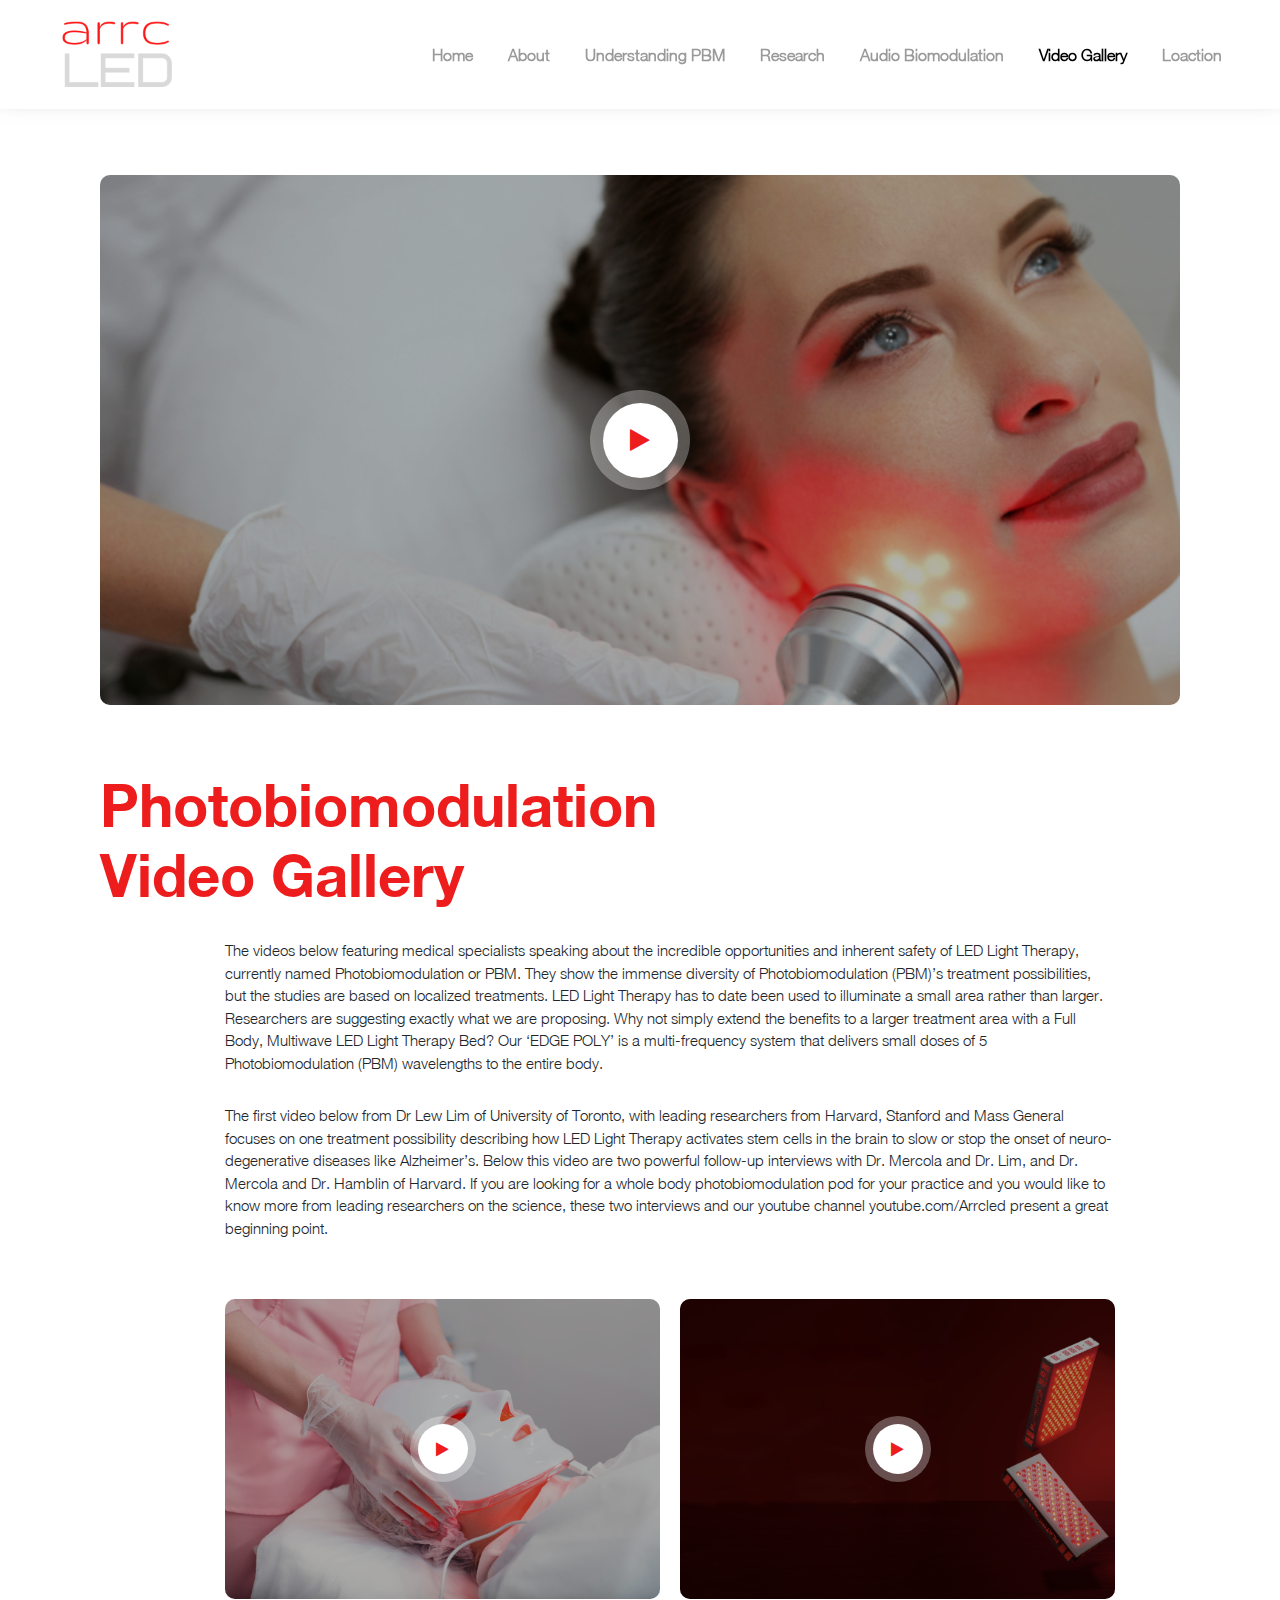
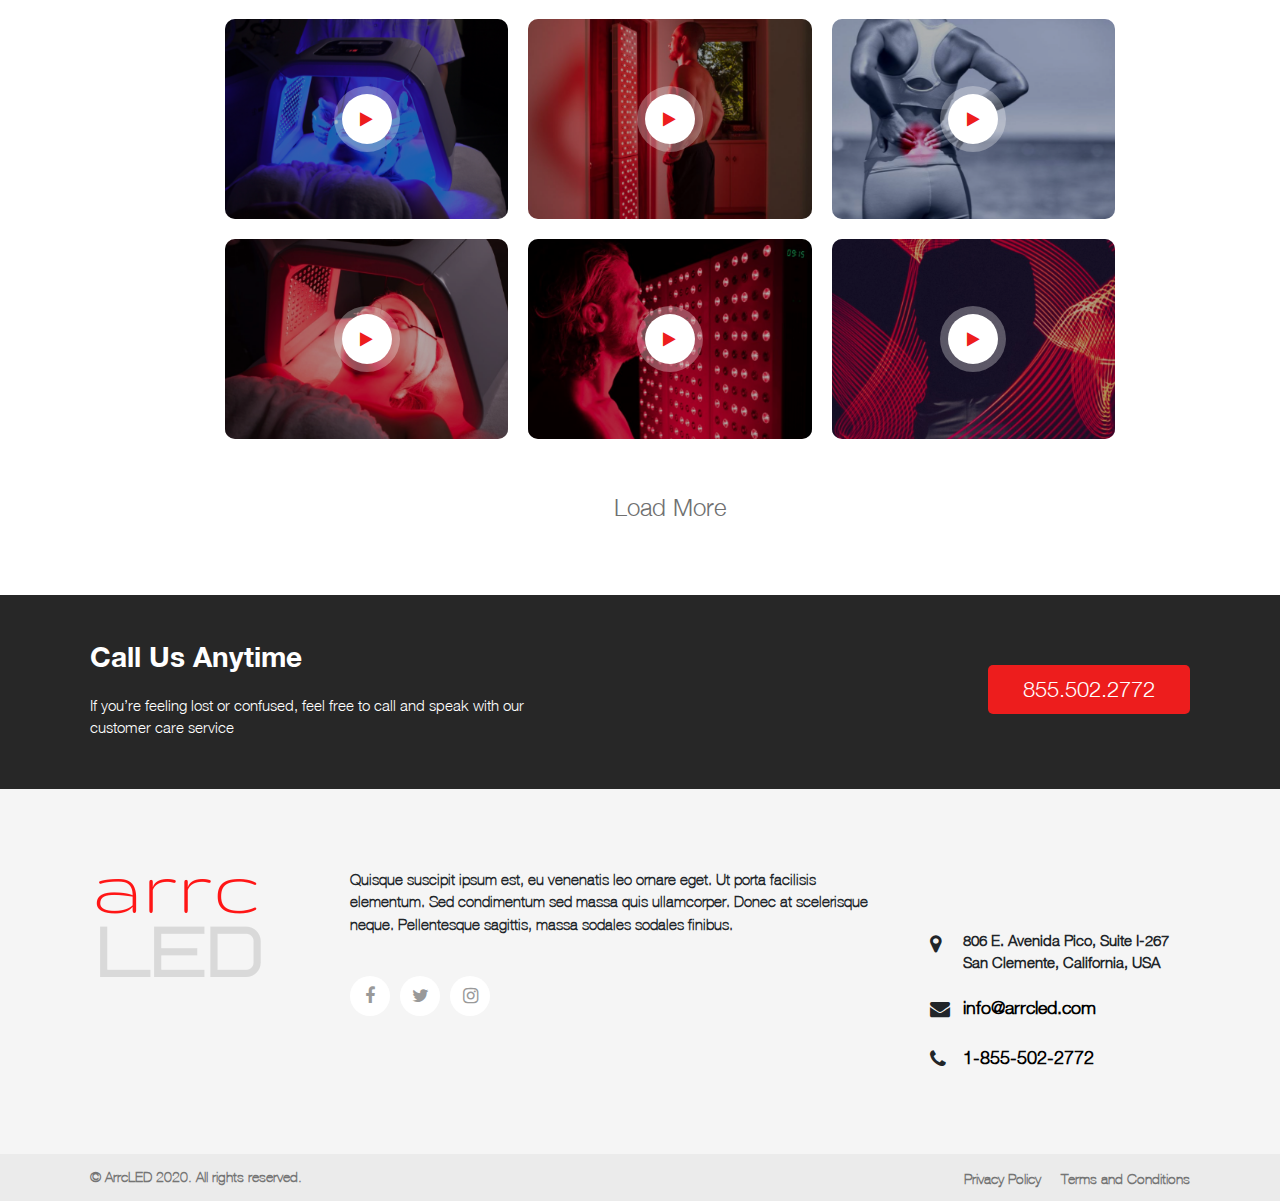
<file: Html/video.html>
<!DOCTYPE html>

<html lang="en">

<head>

    <meta charset="utf-8">
    <meta http-equiv="X-UA-Compatible" content="IE=edge">
    <meta name="viewport" content="width=device-width, initial-scale=1">
    <meta name="description" content="">
    <meta name="author" content="">


    <title>ARRC Led</title>
    <!-- favicon -->
    <link rel="icon" href="images/logo-new.png" type="image/png" sizes="16x16">

    <!-- Bootstrap CSS -->
    <link href="css/bootstrap.min.css" rel="stylesheet">
    <!-- font-awesum -->
    <link rel="stylesheet" type="text/css" href="css/font-awesome.min.css">
    <!--themify-icons -->
    <link rel="stylesheet" href="css/themify-icons.css">
    <!-- owl.carousel -->
    <link rel="stylesheet" href="css/owl.carousel.min.css">
    <link rel="stylesheet" href="css/owl.theme.default.min.css">
    <!-- fancybox -->
    <link rel="stylesheet" href="css/fancybox.css">
    <!-- swiper slider -->
    <link rel="stylesheet" href="https://unpkg.com/swiper/swiper-bundle.min.css">
    <!-- Custom CSS -->
    <link rel="stylesheet" type="text/css" href="css/style.css">

</head>

<body>

    <header class="header">

        <nav class="navbar navbar-expand-lg  fixed-top">
            <div class="container-fluid">
                <a class="navbar-brand" href="index.html"><img src="images/logo-new.png" alt=""></a>
                <button class="navbar-toggler hamburger" type="button" data-toggle="collapse"
                    data-target="#navbarNavDropdown" aria-controls="navbarNavDropdown" aria-expanded="false"
                    aria-label="Toggle navigation">
                    <span></span>
                    <span></span>
                    <span></span>
                </button>
                <div class="collapse navbar-collapse" id="navbarNavDropdown">
                    <ul class="navbar-nav ml-auto">
                        <li>
                            <a href="index.html">Home</a>
                        </li>
                        <li >
                            <a href="about.html">About</a>
                        </li>
                        <li >
                            <a href="pbm.html">Understanding PBM</a>
                        </li>
                        <li>
                            <a href="research.html">Research</a>
                        </li>
                        <li >
                            <a href="audio.html">Audio Biomodulation</a>
                        </li>
                        <li class="active">
                            <a href="video.html">Video Gallery</a>
                        </li>
                        <li>
                            <a href="location.html">Loaction</a>
                        </li>
                    </ul>
                </div>
            </div>
        </nav>
    </header>
<section class="video-banner background-position" style="background-image: url(images/vid-banner.png);">
    <div class="play-big-btn">
        <a data-fancybox="" href="https://www.youtube.com/watch?v=TGbUpEJ1z-k&ab_channel=krunalshah">
            <i class="fa fa-play"></i>
        </a>
    </div>
  
</section>
<section class="video-gallery">

        <div class="heading">
            <h2>
                Photobiomodulation<br>
    Video Gallery
            </h2>
        </div>
        <div class="gallery-aera">
            <div class="para">
                <p>
                    The videos below featuring medical specialists speaking about the incredible opportunities and inherent safety of LED Light Therapy, currently named Photobiomodulation or PBM. They show the immense diversity of Photobiomodulation (PBM)’s treatment possibilities, but the studies are based on localized treatments. LED Light Therapy has to date been used to illuminate a small area rather than larger. Researchers are suggesting exactly what we are proposing. Why not simply extend the benefits to a larger treatment area with a Full Body, Multiwave LED Light Therapy Bed? Our ‘EDGE POLY’ is a multi-frequency system that delivers small doses of 5 Photobiomodulation (PBM) wavelengths to the entire body.

                </p>
                <p>
                    The first video below from Dr Lew Lim of University of Toronto, with leading researchers from Harvard, Stanford and Mass General focuses on one treatment possibility describing how LED Light Therapy activates stem cells in the brain to slow or stop the onset of neuro-degenerative diseases like Alzheimer’s. Below this video are two powerful follow-up interviews with Dr. Mercola and Dr. Lim, and Dr. Mercola and Dr. Hamblin of Harvard. If you are looking for a whole body photobiomodulation pod for your practice and you would like to know more from leading researchers on the science, these two interviews and our youtube channel youtube.com/Arrcled present a great beginning point.

                </p>
            </div>
            <ul>
                <li class="video" >
                    <div class="vid-gallery background-position" style="background-image: url(images/vidp1.png);">
                        <div class="play-small-btn">
                            <a data-fancybox="" href="https://www.youtube.com/watch?v=TGbUpEJ1z-k&ab_channel=krunalshah">
                                <i class="fa fa-play"></i>
                            </a>
                        </div>
                    </div>
              
                </li>
                <li class="video">
                    <div class="vid-gallery background-position" style="background-image: url(images/vidp2.png);">
                        <div class="play-small-btn">
                            <a data-fancybox="" href="https://www.youtube.com/watch?v=TGbUpEJ1z-k&ab_channel=krunalshah">
                                <i class="fa fa-play"></i>
                            </a>
                        </div>
                    </div>
                    
                </li>
                <li class="video">
                    <div class="vid-gallery background-position" style="background-image: url(images/vidp3.png);">
                        <div class="play-small-btn">
                            <a data-fancybox="" href="https://www.youtube.com/watch?v=TGbUpEJ1z-k&ab_channel=krunalshah">
                                <i class="fa fa-play"></i>
                            </a>
                        </div>
                    </div>
                 
                </li>
                <li class="video">
                    <div class="vid-gallery background-position" style="background-image: url(images/vidp4.png);">
                        <div class="play-small-btn">
                            <a data-fancybox="" href="https://www.youtube.com/watch?v=TGbUpEJ1z-k&ab_channel=krunalshah">
                                <i class="fa fa-play"></i>
                            </a>
                        </div>
                    </div>
                 
                </li>
                <li class="video">
                    <div class="vid-gallery background-position" style="background-image: url(images/vidp5.png);">
                        <div class="play-small-btn">
                            <a data-fancybox="" href="https://www.youtube.com/watch?v=TGbUpEJ1z-k&ab_channel=krunalshah">
                                <i class="fa fa-play"></i>
                            </a>
                        </div>
                    </div>
                 
                </li>
                <li class="video">
                    <div class="vid-gallery background-position" style="background-image: url(images/vidp6.png);">
                        <div class="play-small-btn">
                            <a data-fancybox="" href="https://www.youtube.com/watch?v=TGbUpEJ1z-k&ab_channel=krunalshah">
                                <i class="fa fa-play"></i>
                            </a>
                        </div>
                    </div>
                 
                </li>
                <li class="video">
                    <div class="vid-gallery background-position" style="background-image: url(images/vidp7.png);">
                        <div class="play-small-btn">
                            <a data-fancybox="" href="https://www.youtube.com/watch?v=TGbUpEJ1z-k&ab_channel=krunalshah">
                                <i class="fa fa-play"></i>
                            </a>
                        </div>
                    </div>
                  
                </li>
                <li class="video">
                    <div class="vid-gallery background-position" style="background-image: url(images/vidp8.png);">
                        <div class="play-small-btn">
                            <a data-fancybox="" href="https://www.youtube.com/watch?v=TGbUpEJ1z-k&ab_channel=krunalshah">
                                <i class="fa fa-play"></i>
                            </a>
                        </div>
                    </div>
                    
                </li>
                <li class="video">
                    <div class="vid-gallery background-position" style="background-image: url(images/vidp6.png);">
                        <div class="play-small-btn">
                            <a data-fancybox="" href="https://www.youtube.com/watch?v=TGbUpEJ1z-k&ab_channel=krunalshah">
                                <i class="fa fa-play"></i>
                            </a>
                        </div>
                    </div>
                 
                </li>
                <li class="video">
                    <div class="vid-gallery background-position" style="background-image: url(images/vidp7.png);">
                        <div class="play-small-btn">
                            <a data-fancybox="" href="https://www.youtube.com/watch?v=TGbUpEJ1z-k&ab_channel=krunalshah">
                                <i class="fa fa-play"></i>
                            </a>
                        </div>
                    </div>
                  
                </li>
                <li class="video">
                    <div class="vid-gallery background-position" style="background-image: url(images/vidp8.png);">
                        <div class="play-small-btn">
                            <a data-fancybox="" href="https://www.youtube.com/watch?v=TGbUpEJ1z-k&ab_channel=krunalshah">
                                <i class="fa fa-play"></i>
                            </a>
                        </div>
                    </div>
                    
                </li>
            </ul>
            <div class="load-more-btn text-center">
                <a href="#.">Load More</a>
            </div>
        </div>
</section>

<section class="call-us">
    <div class="container">
        <div class="call-us-heading">
            <h2>Call Us Anytime </h2>
            <p>If you’re feeling lost or confused, feel free to call and speak
                with our customer care service</p>
        </div>
        <div class="call-us-btn">
            <a href="tel:855.502.2772">855.502.2772</a>
        </div>
    </div>
</section>
<footer>
    <div class="container">
        <div class="footer-top">
            <div class="footer-logo">
                <img src="images/logo-new.png" alt="">
            </div>
            <div class="social">
                <p>
                    Quisque suscipit ipsum est, eu venenatis leo ornare eget. Ut porta facilisis elementum. Sed
                    condimentum sed massa quis ullamcorper. Donec at scelerisque neque. Pellentesque sagittis, massa
                    sodales sodales finibus.
                </p>
                <ul>
                    <li>
                        <a href="#.">
                            <i class="fa fa-facebook"></i>
                        </a>
                    </li>
                    <li>
                        <a href="#.">
                            <i class="fa fa-twitter"></i>
                        </a>
                    </li>
                    <li>
                        <a href="#.">
                            <i class="fa fa-instagram"></i>
                        </a>
                    </li>
                </ul>
            </div>
            <div class="location">
                <div class="address flex">
                    <div class="icon">
                        <i class="fa fa-map-marker"></i>
                    </div>
                    <p>806 E. Avenida Pico, Suite I-267 <br>
                        San Clemente, California, USA</p>
                </div>
                <div class="email flex">
                    <div class="icon">
                        <i class="fa fa-envelope"></i>
                    </div>
                    <a href="mailto:info@arrcled.com">info@arrcled.com</a>
                </div>
                <div class="phn flex">
                    <div class="icon">
                        <i class="fa fa-phone"></i>
                    </div>
                    <a href="tel:1-855-502-2772">1-855-502-2772</a>
                </div>
            </div>
        </div>
    </div>
    <div class="footer-bottom">
        <div class="container">
            <p>
                © ArrcLED 2020. All rights reserved.
            </p>
            <ul>
                <li>
                    <a href="#.">Privacy Policy</a>
                </li>
                <li><a href="#.">Terms and Conditions</a></li>
            </ul>
        </div>
    </div>
</footer>
<!-- jQuery Version 3.2.1 -->
<script src="js/jquery-3.4.1.js"></script>
<!-- fancybox -->
<script src="js/fancybox.js"></script>
<!-- Bootstrap Core JavaScript -->
<script src="js/bootstrap.min.js"></script>
<!-- owl slider -->
<script src="js/owl.carousel.min.js"></script>
<!-- swiper-slider -->
<script src="https://unpkg.com/swiper/swiper-bundle.min.js"></script>
<!-- custom js -->
<script src="js/script.js"></script>
</body>

</html>
</file>
<file: Html/css/themify-icons.css>
@font-face {
	font-family: 'themify';
	src:url('../fonts/themify-icons/themify.eot?-fvbane');
	src:url('../fonts/themify-icons/themify.eot?#iefix-fvbane') format('embedded-opentype'),
			url('../fonts/themify-icons/themify.woff?-fvbane') format('woff'),
			url('../fonts/themify-icons/themify.ttf?-fvbane') format('truetype'),
			url('../fonts/themify-icons/themify.svg?-fvbane#themify') format('svg');
	font-weight: normal;
	font-style: normal;
}

[class^="ti-"], [class*=" ti-"] {
	font-family: 'themify';
	speak: none;
	font-style: normal;
	font-weight: normal;
	font-variant: normal;
	text-transform: none;
	line-height: 1;

	/* Better Font Rendering =========== */
	-webkit-font-smoothing: antialiased;
	-moz-osx-font-smoothing: grayscale;
}

.ti-wand:before {
	content: "\e600";
}
.ti-volume:before {
	content: "\e601";
}
.ti-user:before {
	content: "\e602";
}
.ti-unlock:before {
	content: "\e603";
}
.ti-unlink:before {
	content: "\e604";
}
.ti-trash:before {
	content: "\e605";
}
.ti-thought:before {
	content: "\e606";
}
.ti-target:before {
	content: "\e607";
}
.ti-tag:before {
	content: "\e608";
}
.ti-tablet:before {
	content: "\e609";
}
.ti-star:before {
	content: "\e60a";
}
.ti-spray:before {
	content: "\e60b";
}
.ti-signal:before {
	content: "\e60c";
}
.ti-shopping-cart:before {
	content: "\e60d";
}
.ti-shopping-cart-full:before {
	content: "\e60e";
}
.ti-settings:before {
	content: "\e60f";
}
.ti-search:before {
	content: "\e610";
}
.ti-zoom-in:before {
	content: "\e611";
}
.ti-zoom-out:before {
	content: "\e612";
}
.ti-cut:before {
	content: "\e613";
}
.ti-ruler:before {
	content: "\e614";
}
.ti-ruler-pencil:before {
	content: "\e615";
}
.ti-ruler-alt:before {
	content: "\e616";
}
.ti-bookmark:before {
	content: "\e617";
}
.ti-bookmark-alt:before {
	content: "\e618";
}
.ti-reload:before {
	content: "\e619";
}
.ti-plus:before {
	content: "\e61a";
}
.ti-pin:before {
	content: "\e61b";
}
.ti-pencil:before {
	content: "\e61c";
}
.ti-pencil-alt:before {
	content: "\e61d";
}
.ti-paint-roller:before {
	content: "\e61e";
}
.ti-paint-bucket:before {
	content: "\e61f";
}
.ti-na:before {
	content: "\e620";
}
.ti-mobile:before {
	content: "\e621";
}
.ti-minus:before {
	content: "\e622";
}
.ti-medall:before {
	content: "\e623";
}
.ti-medall-alt:before {
	content: "\e624";
}
.ti-marker:before {
	content: "\e625";
}
.ti-marker-alt:before {
	content: "\e626";
}
.ti-arrow-up:before {
	content: "\e627";
}
.ti-arrow-right:before {
	content: "\e628";
}
.ti-arrow-left:before {
	content: "\e629";
}
.ti-arrow-down:before {
	content: "\e62a";
}
.ti-lock:before {
	content: "\e62b";
}
.ti-location-arrow:before {
	content: "\e62c";
}
.ti-link:before {
	content: "\e62d";
}
.ti-layout:before {
	content: "\e62e";
}
.ti-layers:before {
	content: "\e62f";
}
.ti-layers-alt:before {
	content: "\e630";
}
.ti-key:before {
	content: "\e631";
}
.ti-import:before {
	content: "\e632";
}
.ti-image:before {
	content: "\e633";
}
.ti-heart:before {
	content: "\e634";
}
.ti-heart-broken:before {
	content: "\e635";
}
.ti-hand-stop:before {
	content: "\e636";
}
.ti-hand-open:before {
	content: "\e637";
}
.ti-hand-drag:before {
	content: "\e638";
}
.ti-folder:before {
	content: "\e639";
}
.ti-flag:before {
	content: "\e63a";
}
.ti-flag-alt:before {
	content: "\e63b";
}
.ti-flag-alt-2:before {
	content: "\e63c";
}
.ti-eye:before {
	content: "\e63d";
}
.ti-export:before {
	content: "\e63e";
}
.ti-exchange-vertical:before {
	content: "\e63f";
}
.ti-desktop:before {
	content: "\e640";
}
.ti-cup:before {
	content: "\e641";
}
.ti-crown:before {
	content: "\e642";
}
.ti-comments:before {
	content: "\e643";
}
.ti-comment:before {
	content: "\e644";
}
.ti-comment-alt:before {
	content: "\e645";
}
.ti-close:before {
	content: "\e646";
}
.ti-clip:before {
	content: "\e647";
}
.ti-angle-up:before {
	content: "\e648";
}
.ti-angle-right:before {
	content: "\e649";
}
.ti-angle-left:before {
	content: "\e64a";
}
.ti-angle-down:before {
	content: "\e64b";
}
.ti-check:before {
	content: "\e64c";
}
.ti-check-box:before {
	content: "\e64d";
}
.ti-camera:before {
	content: "\e64e";
}
.ti-announcement:before {
	content: "\e64f";
}
.ti-brush:before {
	content: "\e650";
}
.ti-briefcase:before {
	content: "\e651";
}
.ti-bolt:before {
	content: "\e652";
}
.ti-bolt-alt:before {
	content: "\e653";
}
.ti-blackboard:before {
	content: "\e654";
}
.ti-bag:before {
	content: "\e655";
}
.ti-move:before {
	content: "\e656";
}
.ti-arrows-vertical:before {
	content: "\e657";
}
.ti-arrows-horizontal:before {
	content: "\e658";
}
.ti-fullscreen:before {
	content: "\e659";
}
.ti-arrow-top-right:before {
	content: "\e65a";
}
.ti-arrow-top-left:before {
	content: "\e65b";
}
.ti-arrow-circle-up:before {
	content: "\e65c";
}
.ti-arrow-circle-right:before {
	content: "\e65d";
}
.ti-arrow-circle-left:before {
	content: "\e65e";
}
.ti-arrow-circle-down:before {
	content: "\e65f";
}
.ti-angle-double-up:before {
	content: "\e660";
}
.ti-angle-double-right:before {
	content: "\e661";
}
.ti-angle-double-left:before {
	content: "\e662";
}
.ti-angle-double-down:before {
	content: "\e663";
}
.ti-zip:before {
	content: "\e664";
}
.ti-world:before {
	content: "\e665";
}
.ti-wheelchair:before {
	content: "\e666";
}
.ti-view-list:before {
	content: "\e667";
}
.ti-view-list-alt:before {
	content: "\e668";
}
.ti-view-grid:before {
	content: "\e669";
}
.ti-uppercase:before {
	content: "\e66a";
}
.ti-upload:before {
	content: "\e66b";
}
.ti-underline:before {
	content: "\e66c";
}
.ti-truck:before {
	content: "\e66d";
}
.ti-timer:before {
	content: "\e66e";
}
.ti-ticket:before {
	content: "\e66f";
}
.ti-thumb-up:before {
	content: "\e670";
}
.ti-thumb-down:before {
	content: "\e671";
}
.ti-text:before {
	content: "\e672";
}
.ti-stats-up:before {
	content: "\e673";
}
.ti-stats-down:before {
	content: "\e674";
}
.ti-split-v:before {
	content: "\e675";
}
.ti-split-h:before {
	content: "\e676";
}
.ti-smallcap:before {
	content: "\e677";
}
.ti-shine:before {
	content: "\e678";
}
.ti-shift-right:before {
	content: "\e679";
}
.ti-shift-left:before {
	content: "\e67a";
}
.ti-shield:before {
	content: "\e67b";
}
.ti-notepad:before {
	content: "\e67c";
}
.ti-server:before {
	content: "\e67d";
}
.ti-quote-right:before {
	content: "\e67e";
}
.ti-quote-left:before {
	content: "\e67f";
}
.ti-pulse:before {
	content: "\e680";
}
.ti-printer:before {
	content: "\e681";
}
.ti-power-off:before {
	content: "\e682";
}
.ti-plug:before {
	content: "\e683";
}
.ti-pie-chart:before {
	content: "\e684";
}
.ti-paragraph:before {
	content: "\e685";
}
.ti-panel:before {
	content: "\e686";
}
.ti-package:before {
	content: "\e687";
}
.ti-music:before {
	content: "\e688";
}
.ti-music-alt:before {
	content: "\e689";
}
.ti-mouse:before {
	content: "\e68a";
}
.ti-mouse-alt:before {
	content: "\e68b";
}
.ti-money:before {
	content: "\e68c";
}
.ti-microphone:before {
	content: "\e68d";
}
.ti-menu:before {
	content: "\e68e";
}
.ti-menu-alt:before {
	content: "\e68f";
}
.ti-map:before {
	content: "\e690";
}
.ti-map-alt:before {
	content: "\e691";
}
.ti-loop:before {
	content: "\e692";
}
.ti-location-pin:before {
	content: "\e693";
}
.ti-list:before {
	content: "\e694";
}
.ti-light-bulb:before {
	content: "\e695";
}
.ti-Italic:before {
	content: "\e696";
}
.ti-info:before {
	content: "\e697";
}
.ti-infinite:before {
	content: "\e698";
}
.ti-id-badge:before {
	content: "\e699";
}
.ti-hummer:before {
	content: "\e69a";
}
.ti-home:before {
	content: "\e69b";
}
.ti-help:before {
	content: "\e69c";
}
.ti-headphone:before {
	content: "\e69d";
}
.ti-harddrives:before {
	content: "\e69e";
}
.ti-harddrive:before {
	content: "\e69f";
}
.ti-gift:before {
	content: "\e6a0";
}
.ti-game:before {
	content: "\e6a1";
}
.ti-filter:before {
	content: "\e6a2";
}
.ti-files:before {
	content: "\e6a3";
}
.ti-file:before {
	content: "\e6a4";
}
.ti-eraser:before {
	content: "\e6a5";
}
.ti-envelope:before {
	content: "\e6a6";
}
.ti-download:before {
	content: "\e6a7";
}
.ti-direction:before {
	content: "\e6a8";
}
.ti-direction-alt:before {
	content: "\e6a9";
}
.ti-dashboard:before {
	content: "\e6aa";
}
.ti-control-stop:before {
	content: "\e6ab";
}
.ti-control-shuffle:before {
	content: "\e6ac";
}
.ti-control-play:before {
	content: "\e6ad";
}
.ti-control-pause:before {
	content: "\e6ae";
}
.ti-control-forward:before {
	content: "\e6af";
}
.ti-control-backward:before {
	content: "\e6b0";
}
.ti-cloud:before {
	content: "\e6b1";
}
.ti-cloud-up:before {
	content: "\e6b2";
}
.ti-cloud-down:before {
	content: "\e6b3";
}
.ti-clipboard:before {
	content: "\e6b4";
}
.ti-car:before {
	content: "\e6b5";
}
.ti-calendar:before {
	content: "\e6b6";
}
.ti-book:before {
	content: "\e6b7";
}
.ti-bell:before {
	content: "\e6b8";
}
.ti-basketball:before {
	content: "\e6b9";
}
.ti-bar-chart:before {
	content: "\e6ba";
}
.ti-bar-chart-alt:before {
	content: "\e6bb";
}
.ti-back-right:before {
	content: "\e6bc";
}
.ti-back-left:before {
	content: "\e6bd";
}
.ti-arrows-corner:before {
	content: "\e6be";
}
.ti-archive:before {
	content: "\e6bf";
}
.ti-anchor:before {
	content: "\e6c0";
}
.ti-align-right:before {
	content: "\e6c1";
}
.ti-align-left:before {
	content: "\e6c2";
}
.ti-align-justify:before {
	content: "\e6c3";
}
.ti-align-center:before {
	content: "\e6c4";
}
.ti-alert:before {
	content: "\e6c5";
}
.ti-alarm-clock:before {
	content: "\e6c6";
}
.ti-agenda:before {
	content: "\e6c7";
}
.ti-write:before {
	content: "\e6c8";
}
.ti-window:before {
	content: "\e6c9";
}
.ti-widgetized:before {
	content: "\e6ca";
}
.ti-widget:before {
	content: "\e6cb";
}
.ti-widget-alt:before {
	content: "\e6cc";
}
.ti-wallet:before {
	content: "\e6cd";
}
.ti-video-clapper:before {
	content: "\e6ce";
}
.ti-video-camera:before {
	content: "\e6cf";
}
.ti-vector:before {
	content: "\e6d0";
}
.ti-themify-logo:before {
	content: "\e6d1";
}
.ti-themify-favicon:before {
	content: "\e6d2";
}
.ti-themify-favicon-alt:before {
	content: "\e6d3";
}
.ti-support:before {
	content: "\e6d4";
}
.ti-stamp:before {
	content: "\e6d5";
}
.ti-split-v-alt:before {
	content: "\e6d6";
}
.ti-slice:before {
	content: "\e6d7";
}
.ti-shortcode:before {
	content: "\e6d8";
}
.ti-shift-right-alt:before {
	content: "\e6d9";
}
.ti-shift-left-alt:before {
	content: "\e6da";
}
.ti-ruler-alt-2:before {
	content: "\e6db";
}
.ti-receipt:before {
	content: "\e6dc";
}
.ti-pin2:before {
	content: "\e6dd";
}
.ti-pin-alt:before {
	content: "\e6de";
}
.ti-pencil-alt2:before {
	content: "\e6df";
}
.ti-palette:before {
	content: "\e6e0";
}
.ti-more:before {
	content: "\e6e1";
}
.ti-more-alt:before {
	content: "\e6e2";
}
.ti-microphone-alt:before {
	content: "\e6e3";
}
.ti-magnet:before {
	content: "\e6e4";
}
.ti-line-double:before {
	content: "\e6e5";
}
.ti-line-dotted:before {
	content: "\e6e6";
}
.ti-line-dashed:before {
	content: "\e6e7";
}
.ti-layout-width-full:before {
	content: "\e6e8";
}
.ti-layout-width-default:before {
	content: "\e6e9";
}
.ti-layout-width-default-alt:before {
	content: "\e6ea";
}
.ti-layout-tab:before {
	content: "\e6eb";
}
.ti-layout-tab-window:before {
	content: "\e6ec";
}
.ti-layout-tab-v:before {
	content: "\e6ed";
}
.ti-layout-tab-min:before {
	content: "\e6ee";
}
.ti-layout-slider:before {
	content: "\e6ef";
}
.ti-layout-slider-alt:before {
	content: "\e6f0";
}
.ti-layout-sidebar-right:before {
	content: "\e6f1";
}
.ti-layout-sidebar-none:before {
	content: "\e6f2";
}
.ti-layout-sidebar-left:before {
	content: "\e6f3";
}
.ti-layout-placeholder:before {
	content: "\e6f4";
}
.ti-layout-menu:before {
	content: "\e6f5";
}
.ti-layout-menu-v:before {
	content: "\e6f6";
}
.ti-layout-menu-separated:before {
	content: "\e6f7";
}
.ti-layout-menu-full:before {
	content: "\e6f8";
}
.ti-layout-media-right-alt:before {
	content: "\e6f9";
}
.ti-layout-media-right:before {
	content: "\e6fa";
}
.ti-layout-media-overlay:before {
	content: "\e6fb";
}
.ti-layout-media-overlay-alt:before {
	content: "\e6fc";
}
.ti-layout-media-overlay-alt-2:before {
	content: "\e6fd";
}
.ti-layout-media-left-alt:before {
	content: "\e6fe";
}
.ti-layout-media-left:before {
	content: "\e6ff";
}
.ti-layout-media-center-alt:before {
	content: "\e700";
}
.ti-layout-media-center:before {
	content: "\e701";
}
.ti-layout-list-thumb:before {
	content: "\e702";
}
.ti-layout-list-thumb-alt:before {
	content: "\e703";
}
.ti-layout-list-post:before {
	content: "\e704";
}
.ti-layout-list-large-image:before {
	content: "\e705";
}
.ti-layout-line-solid:before {
	content: "\e706";
}
.ti-layout-grid4:before {
	content: "\e707";
}
.ti-layout-grid3:before {
	content: "\e708";
}
.ti-layout-grid2:before {
	content: "\e709";
}
.ti-layout-grid2-thumb:before {
	content: "\e70a";
}
.ti-layout-cta-right:before {
	content: "\e70b";
}
.ti-layout-cta-left:before {
	content: "\e70c";
}
.ti-layout-cta-center:before {
	content: "\e70d";
}
.ti-layout-cta-btn-right:before {
	content: "\e70e";
}
.ti-layout-cta-btn-left:before {
	content: "\e70f";
}
.ti-layout-column4:before {
	content: "\e710";
}
.ti-layout-column3:before {
	content: "\e711";
}
.ti-layout-column2:before {
	content: "\e712";
}
.ti-layout-accordion-separated:before {
	content: "\e713";
}
.ti-layout-accordion-merged:before {
	content: "\e714";
}
.ti-layout-accordion-list:before {
	content: "\e715";
}
.ti-ink-pen:before {
	content: "\e716";
}
.ti-info-alt:before {
	content: "\e717";
}
.ti-help-alt:before {
	content: "\e718";
}
.ti-headphone-alt:before {
	content: "\e719";
}
.ti-hand-point-up:before {
	content: "\e71a";
}
.ti-hand-point-right:before {
	content: "\e71b";
}
.ti-hand-point-left:before {
	content: "\e71c";
}
.ti-hand-point-down:before {
	content: "\e71d";
}
.ti-gallery:before {
	content: "\e71e";
}
.ti-face-smile:before {
	content: "\e71f";
}
.ti-face-sad:before {
	content: "\e720";
}
.ti-credit-card:before {
	content: "\e721";
}
.ti-control-skip-forward:before {
	content: "\e722";
}
.ti-control-skip-backward:before {
	content: "\e723";
}
.ti-control-record:before {
	content: "\e724";
}
.ti-control-eject:before {
	content: "\e725";
}
.ti-comments-smiley:before {
	content: "\e726";
}
.ti-brush-alt:before {
	content: "\e727";
}
.ti-youtube:before {
	content: "\e728";
}
.ti-vimeo:before {
	content: "\e729";
}
.ti-twitter:before {
	content: "\e72a";
}
.ti-time:before {
	content: "\e72b";
}
.ti-tumblr:before {
	content: "\e72c";
}
.ti-skype:before {
	content: "\e72d";
}
.ti-share:before {
	content: "\e72e";
}
.ti-share-alt:before {
	content: "\e72f";
}
.ti-rocket:before {
	content: "\e730";
}
.ti-pinterest:before {
	content: "\e731";
}
.ti-new-window:before {
	content: "\e732";
}
.ti-microsoft:before {
	content: "\e733";
}
.ti-list-ol:before {
	content: "\e734";
}
.ti-linkedin:before {
	content: "\e735";
}
.ti-layout-sidebar-2:before {
	content: "\e736";
}
.ti-layout-grid4-alt:before {
	content: "\e737";
}
.ti-layout-grid3-alt:before {
	content: "\e738";
}
.ti-layout-grid2-alt:before {
	content: "\e739";
}
.ti-layout-column4-alt:before {
	content: "\e73a";
}
.ti-layout-column3-alt:before {
	content: "\e73b";
}
.ti-layout-column2-alt:before {
	content: "\e73c";
}
.ti-instagram:before {
	content: "\e73d";
}
.ti-google:before {
	content: "\e73e";
}
.ti-github:before {
	content: "\e73f";
}
.ti-flickr:before {
	content: "\e740";
}
.ti-facebook:before {
	content: "\e741";
}
.ti-dropbox:before {
	content: "\e742";
}
.ti-dribbble:before {
	content: "\e743";
}
.ti-apple:before {
	content: "\e744";
}
.ti-android:before {
	content: "\e745";
}
.ti-save:before {
	content: "\e746";
}
.ti-save-alt:before {
	content: "\e747";
}
.ti-yahoo:before {
	content: "\e748";
}
.ti-wordpress:before {
	content: "\e749";
}
.ti-vimeo-alt:before {
	content: "\e74a";
}
.ti-twitter-alt:before {
	content: "\e74b";
}
.ti-tumblr-alt:before {
	content: "\e74c";
}
.ti-trello:before {
	content: "\e74d";
}
.ti-stack-overflow:before {
	content: "\e74e";
}
.ti-soundcloud:before {
	content: "\e74f";
}
.ti-sharethis:before {
	content: "\e750";
}
.ti-sharethis-alt:before {
	content: "\e751";
}
.ti-reddit:before {
	content: "\e752";
}
.ti-pinterest-alt:before {
	content: "\e753";
}
.ti-microsoft-alt:before {
	content: "\e754";
}
.ti-linux:before {
	content: "\e755";
}
.ti-jsfiddle:before {
	content: "\e756";
}
.ti-joomla:before {
	content: "\e757";
}
.ti-html5:before {
	content: "\e758";
}
.ti-flickr-alt:before {
	content: "\e759";
}
.ti-email:before {
	content: "\e75a";
}
.ti-drupal:before {
	content: "\e75b";
}
.ti-dropbox-alt:before {
	content: "\e75c";
}
.ti-css3:before {
	content: "\e75d";
}
.ti-rss:before {
	content: "\e75e";
}
.ti-rss-alt:before {
	content: "\e75f";
}
</file>
<file: Html/css/style.css>
/* font-family: 'Overpass', sans-serif; */
@import url('https://fonts.googleapis.com/css2?family=Overpass:wght@100;200;300;400;600;700;800;900&display=swap');

/*font-family: 'Poppins', sans-serif;*/
@font-face {
    font-family: "henebold";
    src: url("../fonts/HelveticaNeuBold.woff") format("woff"),
        /* Modern Browsers */
        url("../fonts/HelveticaNeuBold.woff2") format("woff2");
    /* Modern Browsers */
    font-weight: normal;
    font-style: normal;
}

@font-face {
    font-family: "henelight";
    src: url("../fonts/HelveticaNeueLight.woff") format("woff"),
        /* Modern Browsers */
        url("../fonts/HelveticaNeueLight.woff2") format("woff2");
    /* Modern Browsers */
    font-weight: normal;
    font-style: normal;
}

@font-face {
    font-family: "henemedium";
    src: url("../fonts/HelveticaNeueMedium.woff") format("woff"),
        /* Modern Browsers */
        url("../fonts/HelveticaNeueMedium.woff2") format("woff2");
    /* Modern Browsers */
    font-weight: normal;
    font-style: normal;
}

@font-face {
    font-family: "henethin";
    src: url("../fonts/HelveticaNeueThin.woff") format("woff"),
        /* Modern Browsers */
        url("../fonts/HelveticaNeueThin.woff2") format("woff2");
    /* Modern Browsers */
    font-weight: normal;
    font-style: normal;
}

/*Global Styling*/
body {
    padding: 0;
    margin: 0;
    width: 100%;
    overflow-x: hidden;
    font-family: "henelight";
    position: relative;
    background-color: #FFF;
}

html {
    height: 100%;
    width: 100%;
    font-size: 18px;
    overflow-x: hidden;
}

ol,
ul {
    margin: 0;
    padding: 0;
    list-style: none;
}

a,
a:hover,
a:focus {
    outline: none;
    text-decoration: none;
    color: #fff;
}

h1,
h2,
h3,
h4,
h5,
h6 {
    margin: 0;
}

.background-position {
    background-position: center;
    background-size: cover !important;
    background-repeat: no-repeat !important;
}

/* Global font size */
.up {
    text-transform: uppercase;
}

h1,
.h1 {
    font-size: 60px;
    font-family: "henemedium";
}

h2,
.h2 {
    font-size: 42px;
    font-family: "henebold";
}

h3,
.h3 {
    font-size: 30px;
}

h4,
.h4 {
    font-size: 24px;
}

h5,
.h5 {
    font-size: 20px;
}

h6,
.h6 {
    font-size: 18px;
}

p {
    line-height: 1.5;
    font-size: 18px;
    margin-bottom: 0;
}

/* Global  margin  and padding */
.padding-main {
    padding: 120px 0;
}

/*social icons*/
textarea {
    resize: none;
}

/*transisition*/
ul.nav>li a {
    -moz-transition: all .4s ease-in;
    -webkit-transition: all .4s ease-in;
    -o-transition: all .4s ease-in;
    transition: all .4s ease-in;
}

/* header hamburger css */
header .hamburger {
    outline: none;
}

header .hamburger span {
    display: block;
    width: 25px;
    z-index: 9;
    margin-left: auto;
    height: 2px;
    margin-bottom: 6px;
    position: relative;
    background: #ED1D1D;
    border-radius: 3px;
    transform-origin: 4px 0px;
    transition: transform 0.5s cubic-bezier(0.77, 0.2, 0.05, 1.0), background 0.5s cubic-bezier(0.77, 0.2, 0.05, 1.0), opacity 0.55s ease;
}

header .hamburger.active span {
    opacity: 1;
    transform: rotate(45deg) translate(-5px, -14px);
    background: #ED1D1D;
}

header .hamburger.active span:nth-last-child(3) {
    opacity: 0;
    transform: rotate(0deg) scale(0.2, 0.2);
}

header .hamburger.active span:nth-last-child(2) {
    opacity: 1;
    transform: rotate(-45deg) translate(0px, 7px);
    width: 22px;
}

/* header hamburger css end */
header.home .navbar {
    background-color: #000;
    padding: 10px 20px;
    /* border-bottom:2px solid #e2e2e2; */
}

header .navbar {
    background-color: transparent;
    box-shadow: 0px -20px 24px;
}

header.home .navbar.scroll-nav {
    background-color: #000;
}

header .navbar.scroll-nav {
    background-color: #fff;
}

header .navbar .navbar-nav>li>a {
    font-size: 16px;
    color: #999999;
    font-weight: 600;
}

header.home .navbar .navbar-nav>li.active>a,
header.home .navbar .navbar-nav>li>a:hover {
    color: #fff;
}

header .navbar .navbar-nav>li.active>a,
header .navbar .navbar-nav>li>a:hover {
    color: #000;
}

header .navbar .navbar-nav>li {
    margin-right: 50px;
}

header .navbar .navbar-nav>li:last-child {
    margin-right: 0;
}

header .navbar .container-fluid {
    padding-left: 75px;
    padding-right: 75px;
}

a.navbar-brand img {
    width: 120px;
}

/* home banner */
header.header {
    height: 110px;
}

.banner {
    position: relative;
}

.banner .banner-back .banner-data {
    margin: 0 auto;
}

.banner .banner-back {
    height: calc(100vh - 88px);
    width: 100%;
    position: relative;
}

.banner .owl-carousel .owl-item img {
    object-fit: contain;
}

.banner .owl-item:first-child .banner-back .row {
    align-items: center;
}

.banner .owl-item:first-child .banner-back {
    padding-bottom: 0;
}

.banner .banner-back .row {
    align-items: flex-end;
    height: 100%;
}

.banner .banner-back .banner-data {
    height: 100%;
}

.banner .banner-back .banner-text .banner-text-width {
    max-width: 600px;
}

.banner .banner-back .banner-text .banner-text-width p {
    max-width: 350px;
    margin: 70px 0;
    font-weight: 600;
}

.banner .banner-back .banner-text .banner-text-width .banner-btn a {
    border: 1px solid #ED1D1D;
    display: inline-block;
    padding: 8px 40px;
    font-size: 16px;
    color: #000;
}

.banner .banner-back .banner-text .banner-text-width .banner-btn a:hover {
    background-color: #ED1D1D;
    color: #fff;
}

.banner .banner-back .banner-img {
    position: relative;
    padding: 0 60px;
    height: 83vh;
    display: flex;
    align-items: center;
    margin: 0 30px;
}

.banner .banner-back .banner-img::before {
    content: "";
    position: absolute;
    height: 100%;
    width: 100%;
    background: #F7F7F7;
    top: 50%;
    transform: translateY(-50%);
    bottom: 0;
    left: 0;
    right: 0;
    border-radius: 100%;
}

.banner .banner-back .banner-img img {
    position: relative;
    z-index: 9;
}

div#counter {
    position: absolute;
    bottom: 135px;
    z-index: 9;
    left: 0px;
    color: #000;
    right: 0;
    max-width: 1620px;
    width: 100%;
    margin: auto;
    z-index: -1;
}

div#counter span {
    color: #000;
}

.main-slider.owl-theme .owl-nav {
    position: absolute;
    bottom: 132px;
    left: 335px;
}

.main-slider.owl-theme .owl-nav [class*=owl-] {
    background: transparent;
    font-size: 16px;
    color: #000;
}

.main-slider.owl-theme .owl-dots {
    position: absolute;
    bottom: 90px;
    left: 0px;
    right: 0;
    max-width: 1620px;
    width: 100%;
    margin: auto;
    display: flex;
}

.main-slider.owl-theme .owl-dots .owl-dot span {
    width: 52px;
    height: 1px;
    background: #707070;
    border-radius: 0;
    margin: 5px 3px;
}

.main-slider.owl-theme .owl-dots .owl-dot:hover span,
.main-slider.owl-theme .owl-dots .owl-dot.active span {
    background: #ED1D1D;
    height: 2px;
}

/* client */
.happy-client {
    border-bottom: 2px solid rgb(109, 111, 113);
    border-top: 2px solid rgb(109, 111, 113);
}

.happy-client .client-data {
    display: flex;
    align-items: center;
    background-color: rgb(109, 111, 113);
}

.happy-client .client-data ul {
    display: flex;
    align-items: center;
}

.happy-client .client-heading h6 {
    font-family: 'Overpass', sans-serif;
    font-weight: 800;
    position: relative;
}

.happy-client .client-heading h6:before {
    content: "";
    position: absolute;
    height: 2px;
    width: 35px;
    background: #ED1D1D;
    bottom: -15px;
    left: 0;
    z-index: 9;
}

.client-heading {
    display: none;
    margin: 0 auto;
}

.happy-client .client-data .client {
    width: 100%;
}

.happy-client .client-data .client ul>li {
    width: 15%;
    position: relative;
    padding: 50px 0;
    text-align: center;
    height: 200px;
}

.happy-client .client-data .client ul>li img {
    /*    filter: grayscale(100%);    opacity: .6;*/
    height: 100%;
}

.happy-client .client-data .client ul>li:hover img {
    filter: none;
    opacity: 1;
}

.happy-client .client-data .client ul>li:first-child:before {
    content: "";
    position: absolute;
    height: 100%;
    width: 3px;
    background: rgb(109, 111, 113);
    top: 0;
    bottom: 0;
    left: 0;
}

.happy-client .client-data .client ul>li:after {
    content: "";
    position: absolute;
    height: 100%;
    width: 3px;
    background: rgb(109, 111, 113);
    top: 0;
    bottom: 0;
    right: 0;
}
.client-blackbar {
    background-color: #000;
    padding: 40px;
}
.client-blackbar h3 {
    color: #fff;
    text-align: center;
}
.biomulation {
    padding: 130px 0 0 0;
    position: relative;
}

.biomulation::before {
    content: "";
    position: absolute;
    height: 100%;
    width: 33%;
    background: #F7F7F7;
    top: 0;
    bottom: 0;
    left: 0;
}

.biomulation .biomodule-text {
    padding-top: 60px;
}

.biomulation .biomodule-text .biomodule-heading {
    margin-bottom: 50px;
}

.biomulation .biomodule-text .biomodule-heading p {
    margin-top: 25px;
    max-width: 600px;
    font-weight: 600;
    font-family: "henethin";
}

.biomulation .biomodule-text .bio-mobdule-list ul>li {
    position: relative;
    margin-left: 40px;
    font-size: 30px;
    font-family: "henethin";
    font-weight: 600;
    margin-top: 15px;
}

.biomulation .biomodule-text .bio-mobdule-list ul>li:first-child {
    margin-top: 0;
}

.biomulation .biomodule-text .bio-mobdule-list ul>li:before {
    content: "";
    position: absolute;
    left: -40px;
    width: 21px;
    height: 21px;
    background-image: url(../images/bio-li.png);
    background-size: cover;
    background-repeat: no-repeat;
    background-position: center;
    top: 13px;
}

.biomulation .doc-intor {
    display: none;
    padding: 50px 40px;
    align-items: center;
    position: absolute;
    background-color: #FFF;
    bottom: 0;
    right: 0;
    width: 100%;
}

.biomulation .doc-intor .doc-img {
    overflow: hidden;
    border-radius: 20px;
    width: 109px;
    height: 109px;
}

.biomulation .doc-intor .doc-img img {
    width: 100%;
}

.biomulation .doc-intro-text {
    margin-left: 25px;
}

.biomulation .doc-intor h3 {
    font-size: 22px;
    margin-bottom: 10px;
}

.biomulation .doc-intor h3 span {
    color: #ED1D1D;
    font-weight: 600;
}

.biomulation .doc-intro-text p {
    font-size: 16px;
}

.biomulation .biomodule-img {
    padding-right: 150px;
    height: 800px;
}

.biomulation .biomodule-img img {
    width: 100%;
    height: 100%;
}

.game-slider {
    padding: 0 0 60px 0;
}

section.bio-slider {
    padding: 60px 0;
}

.game-slider .swiper-wrapper,
section.bio-slider .swiper-wrapper {
    padding-bottom: 70px;
}

.bio-slide-img img {
    width: 100%;
}

.bio-slide-text {
    margin-top: 20px;
}

.bio-slide-text h3,
.bio-slide-text p {
    font-weight: 600;
}

/* .game-slider .swiper-container,section.bio-slider .swiper-container {    overflow: visible;} */
.game-slider .swiper-container-horizontal>.swiper-pagination-progressbar,
.game-slider .swiper-container-vertical>.swiper-pagination-progressbar.swiper-pagination-progressbar-opposite,
section.bio-slider .swiper-container-horizontal>.swiper-pagination-progressbar,
section.bio-slider .swiper-container-vertical>.swiper-pagination-progressbar.swiper-pagination-progressbar-opposite {
    top: auto;
    bottom: 0;
}

section.bio-slider .swiper-container-horizontal>.swiper-pagination-progressbar,
.swiper-container-vertical>.swiper-pagination-progressbar.swiper-pagination-progressbar-opposite {
    height: 1px;
    margin: 4px 0;
}

section.bio-slider .swiper-pagination-progressbar .swiper-pagination-progressbar-fill {
    height: 4px;
    background: #ed1d1d;
    top: -2px;
}

.game-swiper .swiper-slide {
    margin-top: 80px;
}

.game-slider .game-slider-heading h2 {
    text-transform: uppercase;
}

.game-slider .swiper-container-horizontal>.swiper-pagination-bullets .swiper-pagination-bullet {
    margin: 30px 0 0 0;
}

.game-slider .swiper-container-horizontal>.swiper-pagination-bullets,
.game-slider .swiper-pagination-custom,
.swiper-pagination-fraction {
    bottom: 5px;
    left: 0;
    width: 100%;
    display: flex;
}

.game-slider .swiper-pagination-bullet {
    width: 100%;
    height: 1px;
    border-radius: 0;
}

.game-slider .swiper-pagination-bullet-active {
    height: 4px;
    background: #ED1D1D;
    margin-top: 28px !important;
}

.game-slider .swiper-slide {
    border: 1px solid #d6d6d6;
    padding: 40px;
}

.game-slider .swiper-slide.swiper-slide-active {
    border: 1px solid #ED1D1D;
}

.game-slider .swiper-slide .comma-img .comma-lite,
.game-slider .swiper-slide.swiper-slide-active .comma-img .comma-red {
    display: block;
}

.game-slider .swiper-slide .comma-img .comma-red,
.game-slider .swiper-slide.swiper-slide-active .comma-img .comma-lite {
    display: none;
}

.gamer-slide-text p {
    min-height: 70px;
    margin: 20px 0;
    font-weight: 600;
    font-family: "henethin";
}

.gamer-slide-text h6 {
    font-family: "henemedium";
}

.comma-img {
    position: absolute;
    top: -12px;
    right: 50px;
}

.video-section {
    height: 890px;
    display: flex;
    align-items: flex-end;
    padding: 80px 0;
}

.video-section .vid-container {
    max-width: 1752px;
    margin-left: auto;
    display: flex;
}

.video-section .latest-vid a {
    width: 63px;
    height: 63px;
    border-radius: 100px;
    background-color: #ED1D1D;
    display: flex;
    align-items: center;
    justify-content: center;
    padding-left: 4px;
}

.video-section .latest-vid .play-btn {
    width: 83px;
    height: 83px;
    border-radius: 100px;
    background-color: rgba(237, 29, 29, .3);
    display: flex;
    align-items: center;
    justify-content: center;
    margin-right: 20px;
}

.video-section .latest-vid {
    color: #FFF;
}

.latest-vid-btn {
    display: flex;
    align-items: center;
    margin-top: 20px;
}

.video-slider .vid-slide {
    height: 244px;
    display: flex;
    align-items: flex-end;
    padding: 20px;
    border-radius: 20px;
    position: relative;
    overflow: hidden;
}

.video-slider .vid-slide::before {
    content: "";
    position: absolute;
    top: 0;
    bottom: 0;
    right: 0;
    left: 0;
    width: 100%;
    height: 100%;
    background-color: rgba(0, 0, 0, 0.3);
}

.vid-slide-data {
    position: relative;
    display: flex;
    align-items: center;
}

.video-slider .vid-slide p {
    color: #FFF;
    margin-left: 10px;
}

.video-slider .vid-slide .play-btn {
    width: 45px;
    height: 45px;
    border-radius: 100px;
    background-color: rgba(255, 255, 255, .3);
    display: flex;
    align-items: center;
    justify-content: center;
}

.video-slider .vid-slide .play-btn a {
    width: 35px;
    height: 35px;
    border-radius: 100px;
    background-color: #fff;
    display: flex;
    align-items: center;
    justify-content: center;
    color: #ED1D1D;
    font-size: 10px;
    padding-left: 2px;
}

.video-slider {
    width: 72%;
}

li.video:nth-child(-n+8) {
    display: block;
}

li.video {
    display: none;
}

.machine-imgs img {
    width: 100%;
}

.machine-imgs .character-blackbar {
    background-color: #000;
    padding: 70px 0;
}

.machine-imgs .character-blackbar h3 {
    text-align: center;
    color: #fff;
}

.machine-main {
    background-color: #f7f7f7;
    padding: 200px 0;
    text-align: center;
}

.machine-main img {
    width: 60%;
    margin: 0 auto;
}

.whole-body {
    padding: 120px 0 145px 0;
}

.whole-body .whole-body-heading h2 {
    font-family: 'henemedium';
}

.whole-body .whole-body-list ul {
    display: flex;
    flex-wrap: wrap;
    margin-top: 30px;
}

.whole-body .whole-body-list ul>li {
    width: 44%;
    position: relative;
    margin-left: 50px;
    transition: all .3s ease-in-out;
    margin-top: 15px;
}

.whole-body .whole-body-list ul>li::before {
    content: "";
    position: absolute;
    width: 39px;
    background-color: #D6D6D6;
    height: 3px;
    left: -50px;
    top: 16px;
    transition: all .3s ease-in-out;
}

.whole-body .whole-body-list ul>li:hover::before {
    width: 49px;
    left: -60px;
    height: 5px;
    background-color: #ED1D1D;
}

.whole-body .whole-body-list ul>li>a {
    color: #000;
    font-size: 24px;
}

.company {
    display: flex;
    flex-wrap: wrap;
}

.company .company-heading {
    width: 15%;
    display: flex;
    align-items: flex-end;
    flex-direction: column-reverse;
}

.company .company-heading h2 span {
    width: 100%;
    display: block;
    color: #000;
}

.company .company-heading h2 {
    writing-mode: vertical-rl;
    transform: rotate(180deg);
    color: #ED1D1D;
    margin: 0 auto;
    font-size: 30px;
}

.join-arrc-heading h2 {
    font-size: 38px;
}

.company .company-slider {
    width: 85%;
    background-color: #f7f7f7;
}

.company .company-slider {
    padding: 0 100px;
}

.company .company-slider .slide-data,
.company .company-slider .owl-stage-outer {
    width: 75%;
}

.company .company-slider .slide-data {
    padding: 50px 0;
}

.company .company-slider .star-img img {
    width: auto;
}

.company .company-slider .slide-data h3 {
    margin-top: 10px;
}

.company .company-slider .slide-data h5 {
    color: #ED1D1D;
    font-weight: 600;
    margin-top: 45px;
    font-size: 22px;
}

.company .company-slider .owl-theme .owl-nav {
    position: absolute;
    top: 50%;
    transform: translateY(-50%);
    right: 50px;
    background-color: #fff;
}

.company .company-slider .owl-theme .owl-nav::before {
    content: "";
    position: absolute;
    height: 60%;
    width: 2px;
    background-color: #b8b8b8;
    top: 50%;
    left: 50%;
    transform: translate(-50%, -50%);
}

.company .company-slider .owl-theme .owl-nav [class*=owl-] {
    background: transparent;
    color: #000;
    padding: 5px 15px;
}

.join-arrc {
    padding: 90px 20px 110px 90px;
}

.join-arrc .join-arrc-heading h4 {
    font-family: "henebold";
    width: 580px;
    margin: 40px 0 60px 0;
    line-height: 1.4;
}

.join-arrc ul>li {
    font-size: 18px;
    position: relative;
    margin-left: 40px;
    margin-top: 30px;
    font-weight: 600;
}

.join-arrc ul>li::before {
    content: "";
    position: absolute;
    left: -40px;
    width: 27px;
    height: 27px;
    background-image: url(../images/join-li.png);
    background-size: cover;
    background-repeat: no-repeat;
    background-position: center;
    top: 0px;
}

.join-us .join-us-form {
    background-color: #f7f7f7;
    padding: 90px 170px 110px 120px;
}

.join-us .join-us-form .join-us-form-heading h3 {
    font-family: "henebold";
}

.join-us .join-us-form form {
    margin-top: 30px;
}

.join-us .join-us-form form label {
    text-transform: uppercase;
    font-size: 16px;
    margin-bottom: .6rem;
    color: #707070;
}

.join-us .join-us-form form .form-group {
    margin-bottom: 2px;
}

.join-us .join-us-form form .form-control {
    border-radius: 0;
}

.join-us .join-us-form .join-form-btn input {
    background-color: #ED1D1D;
    border: none;
    font-size: 18px;
    color: #fff;
    display: block;
    width: 100%;
    margin-top: 30px;
    padding: 12px 0;
    border: 1px solid #ED1D1D;
}

.join-us .join-us-form .join-form-btn input:hover {
    background-color: #fff;
    color: #ED1D1D;
}

.call-us {
    padding: 45px 0 50px 0;
    background-color: #272727;
}

.call-us .container {
    display: flex;
    justify-content: space-between;
    align-items: center;
}

.call-us .call-us-heading {
    color: #fff;
    max-width: 490px;
}

.call-us .call-us-heading p {
    margin-top: 20px;
}

.call-us .call-us-btn a {
    background-color: #ED1D1D;
    display: inline-block;
    font-size: 24px;
    padding: 8px 35px;
    border-radius: 5px;
}

.call-us .call-us-btn a:hover {
    background-color: #fff;
    color: #ED1D1D;
}

/* cursor */
.cursor-p {
    /* cursor:url('file:///D:/work/Practical%20work/arrc/images/bio2.png'), 2x; */
    cursor: pointer;
    ;
}

/* footer */
footer {
    background-color: #f5f5f5;
}

.footer-top {
    display: flex;
    padding: 80px 0;
    justify-content: space-between;
}

.footer-top .location .flex {
    display: flex;
    margin-top: 20px;
}

.footer-top .location .flex a:hover,
.footer-top .location .flex:hover {
    color: #ED1D1D;
}

.footer-top .location .flex:first-child {
    margin-top: 0;
}

.footer-top .location .flex a {
    color: #000;
    font-size: 18px;
}

.footer-top .location .flex a,
.footer-top .location .flex p {
    width: 90%;
    font-weight: 600;
}

.footer-top .location .flex .icon {
    margin-right: 10px;
    width: 10%;
    font-size: 20px;
}

.footer-top .footer-logo {
    width: 20%;
}

/* .footer-top .footer-logo img {    width: 100%;} */
.footer-top .social {
    width: 60%;
    margin: 0 115px;
}

.footer-top .social p {
    font-family: 'henethin';
    font-weight: 600;
}

.footer-top .social ul {
    display: flex;
    margin-top: 40px;
}

.footer-top .social ul>li {
    margin-right: 10px;
}

.footer-top .social ul>li>a {
    color: #999999;
    background-color: #fff;
    width: 40px;
    height: 40px;
    display: flex;
    align-items: center;
    justify-content: center;
    border-radius: 100px;
}

.footer-top .social ul>li>a:hover {
    color: #ED1D1D;
}

.footer-top .location {
    width: 30%;
}

.footer-bottom {
    background-color: #ebebeb;
    padding: 10px 0;
}

.footer-bottom ul,
.footer-bottom .container {
    display: flex;
    align-items: center;
    justify-content: space-between;
}

.footer-bottom ul>li {
    margin-left: 20px;
}

.footer-bottom p,
.footer-bottom a {
    font-size: 14px;
    color: #757575;
    font-weight: 600;
    font-family: 'henethin';
}

/* About page start */
.about-main {
    padding-top: 100px;
}

.about-main .side-container {
    display: flex;
    justify-content: space-between;
}

.about-main .side-container .about-main-text {
    width: 44%;
}

.about-main .side-container .about-main-img {
    width: 40%;
    padding-top: 100px;
    margin-bottom: -100px;
}

.about-main .side-container .about-main-img img {
    width: 100%;
}

.about-main .side-container .about-main-text h2 {
    font-size: 66px;
    color: #ED1D1D;
}

.about-main .side-container .about-main-text .para {
    margin-left: 105px;
    margin-top: 50px;
}

.about-main .side-container .about-main-text .para p {
    line-height: 1.5;
    font-weight: 600;
}

.about-main .side-container .about-main-text ul {
    display: flex;
    margin-top: 70px;
}

.about-main .side-container .about-main-text ul>li {
    margin-right: 50px;
    position: relative;
}

.about-main .side-container .about-main-text ul>li:before {
    content: "";
    position: absolute;
    width: 44px;
    height: 2px;
    background-color: #000;
    left: 0;
    bottom: -5px;
}

.about-main .side-container .about-main-text ul>li:hover:before {
    background-color: #ED1D1D;
}

.about-main .side-container .about-main-text ul>li>a {
    color: #000;
    font-size: 16px;
    display: inline-block;
    font-weight: 600;
}

.about-main .side-container .about-main-text ul>li>a:hover {
    color: #ED1D1D;
}

.core-value .heading {
    position: relative;
    display: inline-block;
}

.core-value .heading h4 {
    color: #ED1D1D;
    font-weight: 600;
}

.core-value .heading:before {
    content: "";
    position: absolute;
    background-color: #ED1D1D;
    width: 72px;
    height: 2px;
    right: -100px;
    transform: translateY(-55%);
    top: 55%;
}

.core-value .core-box .row-flex {
    display: flex;
    flex-wrap: wrap;
}

.core-value .core-box .row .core {
    margin-top: 75px;
}

.core-value .core-box .row .core:nth-child(2n+0) {
    margin-top: 220px;
}

.core-value .core-box .row .core:nth-child(3) {
    margin-top: 340px;
}

.core-value .core-box .row .core:nth-child(4n+0) {
    margin-top: -130px;
}

.core-value .core-box .row .core:nth-child(5n+0) {
    margin-top: 20px;
}

.core-value .core-box .row .core:nth-child(6n+0) {
    margin-top: 150px;
}

.core-value .core-box-data .core-box-text p {
    overflow: hidden;
    text-overflow: ellipsis;
    display: -webkit-box;
    -webkit-line-clamp: 3;
    -webkit-box-orient: vertical;
    margin: 25px 0;
    line-height: 1.5;
    font-weight: 600;
}

.core-value .core-box-data .core-box-text h3 {
    font-weight: 600;
}

.core-value .core-box-data .core-box-text a {
    font-size: 18px;
    color: #ED1D1D;
    font-weight: 600;
}

.core-value .core-box-data .core-box-text {
    margin-left: 65px;
    margin-top: -35px;
}

.core-value .core-box-data .core-box-text:hover h3 {
    color: #ED1D1D;
}

.core-value .core-box-data .core-icon img {
    width: 134px;
}

.core-value .core-box-data {
    max-width: 420px;
}

.manufacture-usa {
    position: relative;
}

.manufacture-usa:before {
    content: "";
    position: absolute;
    width: 679px;
    height: 522px;
    background-color: #F7F7F7;
    left: 0;
    top: -80px;
}

.manufacture-text {
    position: relative;
    z-index: 9;
    max-width: 1180px;
    margin: 0 auto;
    padding-top: 170px;
}

.manufacture-text p {
    max-width: 57%;
    margin-top: 30px;
}

.manufacture-img {
    width: 66%;
    margin-left: auto;
    margin-top: 100px;
}

.manufacture-img img {
    width: 100%;
}

section.why-choose {
    padding-bottom: 100px;
}

section.why-choose .container {
    position: relative;
}

section.why-choose .heading {
    position: absolute;
    right: 0;
    top: 0;
}

.fisrt-boxes {
    margin-top: 100px;
}

section.why-choose .heading span {
    color: #ED1D1D;
    display: block;
}

section.why-choose .heading h2 {
    writing-mode: vertical-rl;
    transform: rotate(0deg);
    margin: 0 auto;
    font-size: 30px;
}

.why-choose-box .fisrt-boxes {
    max-width: 80%;
}

.why-choose-box .fisrt-boxes:nth-child(even) {
    margin-left: auto;
}

.choose-img img {
    width: 100%;
}

.why-choose-text {
    background: #fff;
    box-shadow: 0px 2px 17px 0px rgba(0, 0, 0, .4);
    padding: 30px 50px;
    margin: -49px auto 0 auto;
    width: 85%;
    text-align: center;
    position: relative;
    min-height: 155px;
}

.why-choose-text h3 {
    font-weight: 600;
    margin-bottom: 10px;
    font-size: 27px;
}

/* About page ends */
/* PDM page start */
.pbm-heading {
    padding: 100px 0;
}

.pbm-heading h2 {
    color: #ED1D1D;
    font-size: 48px;
}

.aging {
    position: relative;
}

.aging-data {
    display: flex;
}

.aging-img {
    width: 50%;
}

.aging-img img {
    width: 100%;
}

.aging-text {
    width: 55%;
    position: absolute;
    background: #fff;
    box-shadow: 0px 2px 17px 0px rgba(0, 0, 0, .4);
    transform: translateY(-50%);
    top: 50%;
    right: 150px;
    padding: 80px;
}

.aging-text p {
    margin-top: 30px;
}

.aging-text a {
    position: relative;
    color: #ED1D1D;
    font-size: 16px;
    display: inline-block;
    margin-top: 40px;
}

.aging-text a:before {
    content: "";
    position: absolute;
    width: 44px;
    height: 2px;
    background-color: #ED1D1D;
    left: 0;
    bottom: -5px;
}

.suppliment {
    padding: 180px 0;
    position: relative;
    margin: 100px 0 0 0;
}

.suppliment::before {
    content: "";
    position: absolute;
    background-color: rgba(0, 0, 0, 0.8);
    top: 0;
    bottom: 0;
    left: 0;
    right: 0;
    width: 100%;
    height: 100%;
}

.suppliment-data {
    background-color: rgba(255, 255, 255, .3);
    padding: 65px;
    width: 52%;
    margin: 0 auto;
    text-align: center;
    color: #fff;
    position: relative;
}

.suppliment-data p {
    margin-top: 40px;
    color: #fff;
}

.suppliment-data a {
    border: 1px solid #fff;
    padding: 10px 45px;
    font-size: 16px;
    color: #fff;
    margin-top: 50px;
    display: inline-block;
}

.suppliment-data a:hover {
    background-color: #fff;
    color: #000;
}

section.aging.healthy-pbm {
    padding: 100px 0;
}

section.aging.healthy-pbm .aging-text {
    left: 150px;
    right: auto;
}

section.aging.healthy-pbm .aging-img {
    margin-left: auto;
}

.optimum,
.laser-section {
    position: relative;
    height: 850px;
    display: flex;
    align-items: flex-end;
    padding: 70px 0;
}

.optimum {
    height: 900px;
    padding: 30px 0;
}

.optimum::before,
.laser-section::before {
    content: "";
    position: absolute;
    background-color: rgba(0, 0, 0, 0.4);
    top: 0;
    bottom: 0;
    left: 0;
    right: 0;
    width: 100%;
    height: 100%;
}

.optimum-text,
.laser-section-text {
    max-width: 600px;
    margin-left: auto;
    color: #fff;
    position: relative;
}

.optimum-text p,
.laser-section-text p {
    margin-top: 40px;
}

.optimum-text a,
.laser-section-text a {
    border: 1px solid #fff;
    padding: 10px 45px;
    font-size: 16px;
    color: #fff;
    margin-top: 50px;
    display: inline-block;
}

.optimum-text {
    padding: 20px;
    background-color: rgba(255, 255, 255, 0.3);
    max-width: 700px;
}

.optimum-inner {
    background-color: rgba(237, 29, 29, 0.3);
    padding: 55px;
}

.optimum-text a:hover,
.laser-section-text a:hover {
    background-color: #fff;
    color: #000;
}

.targeting {
    padding: 100px 0;
}

.light-therapy {
    position: relative;
    padding: 50px 95px 100px 95px;
}

.light-therapy::before {
    content: "";
    position: absolute;
    background-color: #F7F7F7;
    height: 315px;
    bottom: 0;
    width: 100%;
    left: 0;
    right: 0;
}

.light-therapy .light-therapy-text {
    max-width: 78%;
    margin: 0 auto;
}

.light-therapy .light-therapy-text p {
    margin-top: 40px;
}

.light-therapy .light-therapy-text a {
    position: relative;
    color: #ED1D1D;
    font-size: 16px;
    display: inline-block;
    margin-top: 50px;
}

.light-therapy .light-therapy-text a:before {
    content: "";
    position: absolute;
    width: 44px;
    height: 2px;
    background-color: #ED1D1D;
    left: 0;
    bottom: -5px;
}

.light-therapy .light-therapy-img img {
    width: 100%;
}

.understanding {
    padding: 100px 0;
    max-width: 1142px;
    margin: 0 auto;
}

.understanding p {
    margin: 40px 0 0 0;
}

.understanding a {
    border: 1px solid #ED1D1D;
    padding: 10px 45px;
    font-size: 16px;
    color: #000;
    margin-top: 50px;
    display: inline-block;
}

.understanding a:hover {
    background-color: #ED1D1D;
    color: #fff;
}

/* PBM page end */
/* PBM detail page start */
.pbm-detail {
    padding: 100px 0;
}

.pbm-detail .pbm-detail-img {
    max-width: 1600px;
    margin: 0 auto;
}

.pbm-detail .pbm-detail-img img {
    width: 100%;
}

.pbm-detail .pbm-detail-text {
    margin: 80px auto 0 auto;
    max-width: 1355px;
}

.pbm-detail .pbm-detail-text p {
    margin-top: 30px;
}

/* PBM detail page end */
/* research page start */
.research-main-heading {
    padding: 100px 0 0 0;
}

.research-main-text {
    width: 48%;
}

.research-main-text h2 {
    font-size: 66px;
    color: #ED1D1D;
}

.research-main-text p {
    margin-left: 105px;
    margin-top: 50px;
}

.research-tabing ul.nav>li a {
    color: #000;
    font-size: 24px;
}

.research-tabing {
    max-width: 1220px;
    margin: 100px auto 0 auto;
}

.research-tabing ul.nav.nav-tabs {
    display: block;
    border: none;
}

.research-tabing ul.nav.nav-tabs>li {
    position: relative;
    margin-left: 95px;
    margin-bottom: 15px;
}

.research-tabing ul.nav.nav-tabs>li>a::before {
    content: "";
    position: absolute;
    width: 39px;
    background-color: #D6D6D6;
    height: 3px;
    left: -60px;
    top: 16px;
    transition: all .3s ease-in-out;
}

.research-tabing ul.nav.nav-tabs>li>a.active::before,
.research-tabing ul.nav.nav-tabs>li>a:hover::before {
    width: 75px;
    left: -95px;
    height: 5px;
    background-color: #ED1D1D;
}

.diagonostic {
    padding: 100px 0;
}

.diagonostic .heading h2 {
    font-family: "henemedium";
}

.diagonostic-box h4,
.diagonostic-box-main-heading h3 {
    font-family: "henebold";
}

.diagonostic-box-main-heading h3 {
    margin: 40px 0 25px 0;
}

.diagonostic-box {
    box-shadow: 0px 8px 14px 0px rgba(0, 0, 0, 0.1);
    min-height: 300px;
    padding: 40px 50px;
}

.diagonostic-box p {
    margin-top: 15px;
}

.diagonostic-box a {
    position: relative;
    color: #ED1D1D;
    font-size: 16px;
    display: inline-block;
    margin-top: 20px;
}

.diagonostic-box a:before {
    content: "";
    position: absolute;
    width: 44px;
    height: 2px;
    background-color: #ED1D1D;
    left: 0;
    bottom: -5px;
}

.studies {
    padding: 100px 0;
}

.studies h2 {
    font-family: 'henemedium';
    margin-bottom: 30px;
}

.study-box-data {
    box-shadow: 0px 8px 14px 0px rgba(0, 0, 0, 0.1);
    padding: 40px 50px;
    margin-top: 20px;
}

.study-box-heading {
    display: flex;
}

.study-box-heading h4 {
    font-size: 21px;
    padding-left: 10px;
}

.study-box-data h6 {
    font-size: 15px;
    color: rgba(112, 112, 112, 0.5);
    margin-top: 15px;
}

.study-box-data a {
    display: inline-block;
    font-size: 18px;
    color: #000;
    font-weight: 600;
    margin-top: 15px;
}

.study-box-data a:hover {
    color: #ED1D1D;
}

/* research page end */
/* audio page start */
.audio {
    padding: 100px 0;
}

.audio .audio-img {
    max-width: 1600px;
    margin: 0 auto;
}

.audio .audio-img img {
    width: 100%;
}

.audio .audio-text {
    margin: 80px auto 0 auto;
    max-width: 1355px;
}

.pbm-detail .pbm-detail-text h2,
.audio .audio-text h2 {
    font-family: "henemedium";
}

.audio .audio-text p {
    margin-top: 30px;
}

.audio .audio-text p a {
    font-weight: 800;
    color: #000;
}

.audio .audio-text ul {
    margin-top: 30px;
    text-align: left;
    max-width: 1165px;
}

.audio .audio-text ul>li {
    margin-left: 20px;
    position: relative;
}

.audio .audio-text ul>li::before {
    content: "";
    position: absolute;
    width: 8px;
    background-color: #000000;
    height: 2px;
    left: -20px;
    top: 10px;
}

/* audio page end */
/* video page start */
.video-banner {
    height: 650px;
    position: relative;
    display: flex;
    align-items: center;
    justify-content: center;
    max-width: 1600px;
    margin: 100px auto;
    border-radius: 10px;
    overflow: hidden;
}

.video-gallery .gallery-aera ul>li .vid-gallery::before,
.video-banner::before {
    content: "";
    position: absolute;
    top: 0;
    left: 0;
    right: 0;
    bottom: 0;
    width: 100%;
    height: 100%;
    background-color: rgba(0, 0, 0, 0.3);
}

.play-big-btn {
    position: relative;
    width: 130px;
    height: 130px;
    background-color: rgba(255, 255, 255, 0.3);
    border-radius: 100px;
    display: flex;
    align-items: center;
    justify-content: center;
}

.play-big-btn a {
    display: flex;
    align-items: center;
    justify-content: center;
    width: 100px;
    height: 100px;
    background-color: #fff;
    color: #ED1D1D;
    font-size: 30px;
    border-radius: 100px;
}

.video-gallery {
    max-width: 1600px;
    margin: 0px auto;
    padding-bottom: 100px;
}

.video-gallery h2 {
    font-size: 66px;
    color: #ED1D1D;
}

.video-gallery .gallery-aera {
    margin: 0 100px 0 200px;
}

.video-gallery .gallery-aera .para p {
    margin-top: 30px;
}

.video-gallery .gallery-aera ul {
    display: flex;
    flex-wrap: wrap;
    margin: 50px -10px 0 -10px;
}

.video-gallery .gallery-aera ul>li {
    padding: 10px;
}

.video-gallery .gallery-aera ul>li:nth-child(2),
.video-gallery .gallery-aera ul>li:nth-child(1) {
    height: 400px;
    width: 50%;
}

.video-gallery .gallery-aera ul>li {
    width: 33.33%;
    height: 265px;
}

.video-gallery .gallery-aera ul>li .vid-gallery {
    height: 100%;
    border-radius: 10px;
    overflow: hidden;
    position: relative;
    display: flex;
    align-items: center;
    justify-content: center;
}

.play-small-btn {
    position: relative;
    width: 75px;
    height: 75px;
    background-color: rgba(255, 255, 255, 0.3);
    border-radius: 100px;
    display: flex;
    align-items: center;
    justify-content: center;
}

.play-small-btn a {
    display: flex;
    align-items: center;
    justify-content: center;
    width: 57px;
    height: 57px;
    background-color: #fff;
    color: #ED1D1D;
    font-size: 20px;
    border-radius: 100px;
}

.video-gallery .load-more-btn a {
    color: #707070;
    font-size: 24px;
    display: inline-block;
    margin-top: 40px;
}

/* video page end */
/* location page start */
.location-contact {
    padding-top: 80px;
}

.location-contact .heading h2 {
    color: #ED1D1D;
    font-size: 66px;
}

.location-contact .location-data {
    margin-top: 40px;
}

.location-contact .location-data .location-form {
    max-width: 560px;
}

.location-contact .location-data .location-form select {
    -webkit-appearance: none;
}

.location-contact .location-data .location-form select {
    background-image: url(../images/down.png);
    background-repeat: no-repeat;
    background-position: 97% 17px;
    background-size: 14px;
}

.location-contact .location-data .location-form h4 {
    font-size: 21px;
}

.location-contact .location-data .location-form form {
    margin-top: 15px;
}

.location-contact .location-data .location-form form label {
    color: #707070;
    font-size: 16px;
    margin-top: 25px;
    text-transform: uppercase;
}

.result-slider.owl-carousel .owl-item img {
    display: block;
    width: auto;
}

.result-slider.owl-theme .owl-nav {
    background-color: #f7f7f7;
    display: inline-block;
    position: absolute;
    top: -85px;
    right: 0px;
}

.result-slider.owl-theme .owl-nav [class*=owl-] {
    background: #f7f7f7;
    color: #b8b8b8;
    padding: 0px 15px;
    font-size: 25px;
}

.result-slider.owl-carousel.owl-theme.owl-loaded.owl-drag {
    margin-top: 30px;
}

.result-slider.owl-theme .owl-nav::before {
    content: "";
    position: absolute;
    height: 60%;
    width: 2px;
    background-color: #b8b8b8;
    top: 50%;
    left: 50%;
    transform: translate(-50%, -50%);
}

.result-slider .address-area {
    margin-top: 20px;
}

.result-slider .address-flex {
    display: flex;
    align-items: center;
    margin-top: 15px;
}

.hours .icon,
.result-slider .address-flex .icon {
    width: 5%;
}

.result-slider .address-flex a {
    color: #000;
}

.result-box {
    border: 1px solid #F7F7F7;
    padding: 40px 50px 40px 50px;
}

.result-box h3 {
    font-size: 27px;
    font-weight: 600;
    font-family: 'henebold';
}

.hours {
    display: flex;
    align-items: center;
    margin-top: 30px;
}

.hours .hours-text p {
    color: #ED1D1D;
    font-family: 'henebold';
}

.clock .timing {
    display: flex;
    flex-wrap: wrap;
    margin-left: 10px;
    margin-top: 10px;
}

.clock .timing .time-data {
    padding: 5px 20px;
    width: 33.33%;
}

.submit-btn input[type="submit"] {
    width: 100%;
    padding: 10px;
    margin-top: 30px;
    border: none;
    color: #fff;
    background-color: #ED1D1D;
}

.map-area {
    padding: 80px 0 100px 0;
}

.results-found .heading h4 {
    font-size: 21px;
}

.results-found {
    margin-left: auto;
    max-width: 700px;
}

/* location page end */
/* container */
.container {
    max-width: 100%;
    padding: 0 20px;
}

.side-container {
    max-width: 100%;
    margin-left: auto;
    padding: 0 20px;
    overflow-x: hidden;
    overflow: visible;
}

@media (min-width:1200px) {
    .container {
        max-width: 1100px;
        padding: 0;
    }

    .side-container {
        max-width: 1170px;
        margin-left: auto;
        padding: 0;
    }
}

@media (min-width:1300px) {
    .side-container {
        max-width: 1250px;
        margin-left: auto;
        padding: 0;
    }
}

@media (min-width:1400px) {
    .container {
        max-width: 1170px;
        padding: 0;
    }
}

@media (min-width:1500px) {
    .side-container {
        max-width: 1400px;
        margin-left: auto;
        padding: 0;
    }
}

@media (min-width:1600px) {
    .container {
        max-width: 1280px;
        padding: 0;
    }

    .side-container {
        max-width: 1450px;
        margin-left: auto;
        padding: 0;
    }
}

@media (min-width:1681px) {
    .container {
        max-width: 1430px;
        padding: 0;
    }
}

@media (min-width:1700px) {
    .side-container {
        max-width: 1700px;
        margin-left: auto;
        padding: 0;
    }
}

/* max-width media query */
@media (max-width:1680px) {
    h1 {
        font-size: 56px;
    }

    h2 {
        font-size: 38px;
    }

    .main-slider.owl-theme .owl-dots {
        bottom: 60px;
        /* left: 180px; */
    }

    .main-slider.owl-theme .owl-nav {
        bottom: 92px;
        left: 380px;
    }
 
    .biomulation .biomodule-img {
        padding-right: 120px;
        padding-left: 30px;
        height: 700px;

    }

    .video-section .vid-container {
        max-width: 1500px;
    }

    .biomulation .biomodule-text .bio-mobdule-list ul>li {
        font-size: 27px;
    }

    section.bio-slider {
        padding: 40px 0;
    }

    .game-slider {
        padding: 0 0 40px 0;
    }

    .whole-body .whole-body-list ul>li {
        width: 46%;
    }

    .company .company-heading h2 {
        font-size: 32px;
        padding-bottom: 10px;
    }

    .company .company-slider {
        width: 85%;
    }

    .company .company-heading {
        width: 15%;
    }

    .join-arrc {
        padding: 90px 0px 110px 90px;
    }

    .join-arrc-heading h2 {
        font-size: 32px;
    }

    .join-arrc .join-arrc-heading h4 {
        font-size: 22px;
    }

    .join-us .join-us-form .join-us-form-heading h3 {
        font-size: 26px;
    }

    .join-us .join-us-form form label {
        font-size: 14px;
        margin-bottom: .8rem;
    }

    .banner .banner-back .banner-text .banner-text-width p {
        margin: 50px 0;
    }

    .happy-client .client-data .client ul>li:first-child:before,
    .happy-client .client-data .client ul>li:after {
        width: 2px;
    }

    .happy-client {
        border-bottom: 1px solid #e2e2e2;
        border-top: 1px solid #e2e2e2;
    }

    /* about page */
    .about-main .side-container .about-main-text h2 {
        font-size: 62px;
    }

    /* gallery page */
    .audio .audio-img,
    .pbm-detail .pbm-detail-img,
    .video-gallery,
    .video-banner {
        max-width: 1400px;
    }

    .video-gallery h2 {
        font-size: 58px;
    }

    .video-banner {
        margin: 75px auto;
    }

    .video-gallery .gallery-aera {
        margin: 0px 75px 0 150px;
    }

    /* audio page */
    .audio .audio-text,
    .pbm-detail .pbm-detail-text {
        margin: 55px auto 0 auto;
        max-width: 1230px;
    }

    .pbm-detail .pbm-detail-text p,
    .audio .audio-text p {
        margin-top: 25px;
    }

    .audio {
        padding: 70px 0 90px 0;
    }

    /* research page */
    .research-main-heading {
        padding: 70px 0 0 0;
    }

    .research-main-text h2 {
        font-size: 60px;
    }

    .research-main-text p {
        margin-left: 90px;
        margin-top: 30px;
    }

    .research-tabing ul.nav>li a {
        font-size: 20px;
    }

    .research-tabing {
        margin: 70px auto 0 90px;
    }

    .research-tabing ul.nav.nav-tabs>li>a.active::before,
    .research-tabing ul.nav.nav-tabs>li>a:hover::before {
        width: 60px;
        left: -80px;
    }

    .research-tabing ul.nav.nav-tabs>li {
        position: relative;
        margin-left: 80px;
        margin-bottom: 10px;
    }

    .studies,
    .diagonostic {
        padding: 70px 0 85px 0;
    }

    .diagonostic-box-main-heading h3 {
        margin: 22px 0;
        font-size: 25px;
    }

    /* location page */
    .results-found .heading h4,
    .location .location-data .location-form h4 {
        font-size: 19px;
    }

    .clock .timing .time-data p {
        font-size: 16px;
    }

    .result-box {
        padding: 40px 20px 40px 30px;
    }

    .results-found {
        margin-left: auto;
        max-width: 600px;
    }

    .location .location-data .location-form {
        max-width: 520px;
    }

    .location .location-data .location-form form label {
        font-size: 14px;
    }
}

@media (max-width:1600px) {
    .manufacture-usa:before {
        width: 600px;
        height: 500px;
    }

    .manufacture-text {
        max-width: 1000px;
    }

    .manufacture-text p {
        max-width: 68%;
    }

    .core-value .core-box-data .core-box-text {
        margin-right: 20px;
    }

    .core-value .core-box-data .core-box-text p {
        font-size: 17px;
        margin: 20px 0;
    }

    .core-value .core-box-data .core-box-text h3 {
        font-size: 28px;
    }

    .footer-top .location .flex a,
    .footer-top .location .flex p {
        width: 100%;
    }

    .suppliment {
        padding: 120px 0;
    }

    .suppliment-data {
        padding: 50px;
    }

    .suppliment-data p {
        margin-top: 30px;
    }

    .suppliment-data a {
        margin-top: 40px;
    }

    .optimum,
    .laser-section {
        height: 740px;
    }

    .optimum-text p,
    .laser-section-text p {
        margin-top: 30px;
        font-size: 17px;
    }

    .optimum-inner {
        padding: 40px 50px;
    }

    .optimum-text {
        padding: 15px;
    }

    .optimum-text a,
    .laser-section-text a {
        margin-top: 40px;
    }

    /* pbm page */
    .aging-text p {
        margin-top: 25px;
    }

    .aging-text {
        padding: 65px 60px;
    }

    .suppliment-data {
        width: 55%;
    }

    /* video page */
    .video-gallery .gallery-aera ul>li:nth-child(2),
    .video-gallery .gallery-aera ul>li:nth-child(1) {
        height: 370px;
        width: 50%;
    }

    .video-gallery .gallery-aera ul>li {
        height: 258px;
    }
}

@media (min-width:1500px) and (max-width:1599px) {

    /* about page */
    .about-main .side-container .about-main-text h2 {
        font-size: 58px;
    }

    .about-main .side-container .about-main-text .para {
        margin-left: 90px;
        margin-top: 35px;
    }

    .about-main .side-container .about-main-text ul {
        margin-top: 60px;
    }

    .manufacture-text p {
        max-width: 85%;
        margin-top: 30px;
    }

    .manufacture-usa:before {
        width: 660px;
        height: 450px;
    }

    .core-value .core-box-data .core-box-text h3 {
        font-size: 24px;
    }

    .core-value .core-box-data .core-box-text p {
        font-size: 16px;
        margin: 15px 0;
    }

    .core-value .core-box-data .core-box-text a {
        font-size: 16px;
    }

    .manufacture-text {
        max-width: 793px;
        padding-top: 125px;
    }

    .why-choose-text h3 {
        margin-bottom: 5px;
        font-size: 25px;
    }

    .why-choose-text {
        padding: 24px 40px;
        width: 80%;
        min-height: 135px;
    }

    .why-choose-text p {
        font-size: 16px;
    }

    .aging-text {
        right: 115px;
        padding: 50px;
    }

    .aging-text p {
        margin-top: 20px;
        font-size: 17px;
    }

    .aging-text h2 {
        font-size: 35px;
    }

    section.aging.healthy-pbm .aging-text {
        left: 115px;
    }

    .optimum,
    .laser-section {
        height: 720px;
    }

    .optimum-text p,
    .laser-section-text p {
        margin-top: 25px;
    }

    .optimum-text a,
    .laser-section-text a {
        margin-top: 35px;
    }
}

@media (max-width:1500px) {
    h1 {
        font-size: 45px;
    }

    h2 {
        font-size: 30px;
    }

    h3,
    .h3 {
        font-size: 22px;
    }

    h6,
    .h6 {
        font-size: 16px;
    }

    p {
        font-size: 15px;
    }

    .biomulation .biomodule-text .biomodule-heading p {
        max-width: 514px;
    }

    .biomulation .biomodule-img {
        padding-right: 70px;
        padding-left: 0px;
    }

    .happy-client .client-data .client {
        width: 75%;
    }

    div#counter {
        bottom: 90px;
        /* left: 120px; */
    }

    .main-slider.owl-theme .owl-dots {
        bottom: 50px;
        /* left: 114px; */
    }

    .main-slider.owl-theme .owl-nav {
        bottom: 80px;
        left: 315px;
    }

    .happy-client .client-data .client ul>li {
        padding: 40px 0;
        height: 135px;
    }

    .banner .banner-back .banner-img {
        height: 76vh;
    }

    .banner .banner-back .banner-text .banner-text-width p {
        margin: 45px 0;
    }

    .biomulation .biomodule-text .bio-mobdule-list ul>li {
        font-size: 24px;
        margin-top: 10px;
        margin-left: 26px;
    }

    .biomulation .biomodule-text .bio-mobdule-list ul>li:before {
        left: -26px;
        width: 17px;
        height: 17px;
        top: 10px;
    }

    .biomulation .biomodule-text .biomodule-heading {
        margin-bottom: 40px;
    }

    .biomulation .biomodule-text {
        padding-top: 40px;
    }

    .biomulation .doc-intor h3 {
        font-size: 20px;
        margin-bottom: 10px;
    }

    .biomulation .doc-intor {
        padding: 35px 30px;
    }

    /* .biomulation .doc-intor {        right: 40%;    } */
    .game-slider .swiper-slide {
        padding: 30px;
    }

    .video-section {
        height: 700px;
        padding: 60px 0;
    }

    .video-section .vid-container {
        max-width: 1330px;
    }

    .video-slider .vid-slide {
        height: 183px;
    }

    .machine-main {
        padding: 150px 0;
    }

    .whole-body .whole-body-list ul>li>a {
        font-size: 20px;
    }

    .company .company-slider .slide-data {
        padding: 50px 0 10px 0;
    }

    .company .company-slider {
        width: 86%;
    }

    .company .company-heading {
        width: 14%;
    }

    .company .company-slider .owl-theme .owl-nav {
        right: 0;
    }

    .join-us .join-us-form {
        padding: 90px 120px 100px 84px;
    }

    .call-us .call-us-btn a {
        font-size: 22px;
    }

    .company .company-heading h2 {
        font-size: 30px;
        padding-bottom: 30px;
    }

    .whole-body .whole-body-list ul>li {
        width: 45%;
    }

    .join-arrc-heading h2 {
        font-size: 26px;
    }

    .footer-top .social {
        width: 60%;
        margin: 0 60px 0 80px;
    }

    /* about page */
    .about-main .side-container .about-main-text h2 {
        font-size: 58px;
    }

    .about-main .side-container .about-main-text .para {
        margin-left: 90px;
        margin-top: 35px;
    }

    .about-main .side-container .about-main-text ul {
        margin-top: 60px;
    }

    /* pbm  page */
    .aging-text {
        width: 50%;
        padding: 50px;
    }

    .light-therapy {
        position: relative;
        padding: 0px 75px 100px 75px;
    }

    .light-therapy .row {
        align-items: flex-end;
    }

    .light-therapy .light-therapy-text {
        max-width: 85%;
    }

    .suppliment {
        padding: 120px 0;
    }

    .suppliment-data {
        padding: 50px;
    }

    .optimum,
    .laser-section {
        height: 680px;
        padding: 60px 0;
    }

    .optimum-text p,
    .laser-section-text p {
        margin-top: 28px;
    }

    .optimum-text a,
    .laser-section-text a {
        padding: 10px 38px;
        font-size: 15px;
        margin-top: 45px;
        display: inline-block;
    }

    .optimum-inner {
        padding: 45px;
    }

    .optimum-text {
        padding: 15px;
    }

    /* gallery page */
    .audio .audio-img,
    .pbm-detail .pbm-detail-img,
    .video-gallery,
    .video-banner {
        max-width: 1300px;
    }

    .play-big-btn a {
        width: 85px;
        height: 85px;
        font-size: 25px;
    }

    .play-big-btn {
        width: 115px;
        height: 115px;
    }

    .video-banner {
        height: 590px;
    }

    .audio {
        padding: 60px 0;
    }

    /* research page */
    .diagonostic-box {
        min-height: 280px;
        padding: 30px 35px;
    }

    .diagonostic-box-main-heading h3 {
        margin: 32px 0 18px 0;
        font-size: 22px;
    }

    .diagonostic-box h4,
    .diagonostic-box-main-heading h3 {
        font-size: 20px;
    }

    /* location page */
    .clock .timing .time-data {
        padding: 5px 15px;
    }

    .location .heading h2 {
        font-size: 60px;
    }

    .map-area iframe {
        height: 600px;
    }
}

@media (max-width:1400px) {
    h2 {
        font-size: 28px;
    }

    h4 {
        font-size: 21px;
    }

    header .navbar .container-fluid {
        padding-left: 40px;
        padding-right: 40px;
    }

    .banner .banner-back .banner-img {
        margin: 0 30px;
    }

    .banner .banner-back .banner-img {
        height: 80vh;
    }

    div#counter {
        bottom: 70px;
        /* left: 80px; */
    }
    .biomulation .biomodule-img {
        height: 620px;
        padding-right: 100px;
    }
    .main-slider.owl-theme .owl-dots {
        bottom: 35px;
        /* left: 75px; */
    }

    .main-slider.owl-theme .owl-nav {
        bottom: 65px;
        left: 273px;
    }

    .happy-client .client-data .client {
        width: 79%;
    }

    .company .company-heading h2 {
        font-size: 28px;
        padding-bottom: 44px;
    }

    .company .company-slider {
        width: 86%;
        padding: 0 70px;
    }

    .join-arrc {
        padding: 90px 0px 110px 65px;
    }

    .company .company-heading {
        width: 14%;
    }

    .join-arrc .join-arrc-heading h4 {
        width: 535px;
        font-size: 20px;
        margin: 30px 0 45px 0;
    }

    .video-section .vid-container {
        max-width: 1210px;
    }

    /* about page */
    .core-value .core-box .row .core:nth-child(2n+0) {
        margin-top: 200px;
    }

    .core-value .core-box .row .core:nth-child(4n+0) {
        margin-top: -130px;
    }

    .core-value .core-box .row .core:nth-child(3) {
        margin-top: 310px;
    }

    .core-value .core-box .row .core:nth-child(5n+0) {
        margin-top: 0px;
    }

    .core-value .core-box .row .core:nth-child(6n+0) {
        margin-top: 95px;
    }

    .manufacture-usa:before {
        width: 470px;
        height: 395px;
        left: 0;
        top: -60px;
    }

    .manufacture-text {
        max-width: 850px;
        margin: 0 auto;
        padding-top: 130px;
    }

    .manufacture-text p {
        max-width: 66%;
    }

    .why-choose-text {
        background: #fff;
        padding: 20px 24px;
        margin: -49px auto 0 auto;
        width: 80%;
        text-align: center;
        position: relative;
        min-height: 120px;
    }

    .why-choose-text h3 {
        font-weight: 600;
        margin-bottom: 5px;
        font-size: 22px;
    }

    /* pbm page */
    .pbm-heading {
        padding: 75px 0;
    }

    .pbm-heading h2 {
        font-size: 42px;
    }

    /* gallery page */
    .video-banner {
        height: 530px;
    }

    .play-big-btn {
        width: 100px;
        height: 100px;
    }

    .play-big-btn a {
        width: 75px;
        height: 75px;
    }

    .audio .audio-img,
    .pbm-detail .pbm-detail-img,
    .video-gallery,
    .video-banner {
        max-width: 1180px;
    }

    .video-gallery .gallery-aera ul>li:nth-child(2),
    .video-gallery .gallery-aera ul>li:nth-child(1) {
        height: 320px;
    }

    .video-gallery .gallery-aera ul>li {
        height: 220px;
    }

    .play-small-btn a {
        width: 50px;
        height: 50px;
        font-size: 16px;
    }

    .play-small-btn {
        width: 66px;
        height: 66px;
    }

    /* audio page */
    .audio .audio-text,
    .pbm-detail .pbm-detail-text {
        margin: 40px auto 0 auto;
        max-width: 1100px;
    }

    .pbm-detail .pbm-detail-text p,
    .audio .audio-text p {
        margin-top: 20px;
    }

    .audio .audio-text ul>li {
        font-size: 16px;
    }

    .audio .audio-text ul {
        margin-top: 20px;
        text-align: left;
        max-width: 937px;
    }

    /* rsearch page */
    .research-main-text h2 {
        font-size: 54px;
    }

    .research-main-text p {
        margin-left: 70px;
        margin-top: 20px;
    }

    .research-main-heading {
        padding: 55px 0 0 0;
    }

    .studies,
    .diagonostic {
        padding: 55px 0;
    }

    .pbm-detail {
        padding: 70px 0;
    }

    /* location page*/
    .location .heading h2 {
        font-size: 54px;
    }

    .location .location-data {
        margin-top: 30px;
    }

    .location {
        padding-top: 60px;
    }

    .results-found {
        max-width: 100%;
    }

    .location .location-data .location-form {
        max-width: 485px;
    }

    .result-slider .address-flex a {
        font-size: 15px;
    }

    .clock .timing .time-data p {
        font-size: 15px;
    }

    .results-found .heading h4,
    .location .location-data .location-form h4 {
        font-size: 18px;
    }

    .location .location-data .location-form form label {
        font-size: 13px;
        margin-top: 18px;
    }

    .submit-btn input[type="submit"] {
        padding: 8px;
        margin-top: 20px;
        font-size: 16px;
    }

    .result-box {
        padding: 20px 25px 25px 30px;
    }

    .map-area {
        padding: 65px 0 80px 0;
    }

    .research-tabing {
        margin: 60px auto 0 70px;
    }

    .research-tabing ul.nav.nav-tabs>li {
        margin-left: 68px;
        margin-bottom: 8px;
    }

    .research-tabing ul.nav>li a {
        font-size: 18px;
    }

    .research-tabing ul.nav.nav-tabs>li>a.active::before,
    .research-tabing ul.nav.nav-tabs>li>a:hover::before {
        width: 50px;
        left: -65px;
    }

    .research-tabing ul.nav.nav-tabs>li>a::before {
        width: 30px;
        left: -45px;
        top: 14px;
    }
}

@media (max-width:1300px) {
    .join-us .join-us-form {
        padding: 90px 90px 100px 55px;
    }

    header .navbar .navbar-nav>li {
        margin-right: 35px;
    }

    .banner .banner-back .banner-img {
        height: 75vh;
    }

    .banner .banner-back .banner-text .banner-text-width .banner-btn a {
        padding: 6px 35px;
        font-size: 15px;
    }

    /* about page */
    .manufacture-text p {
        max-width: 74%;
    }

    .manufacture-text {
        max-width: 762px;
        padding-top: 100px;
    }

    /* pbm page */
    .aging-text p {
        margin-top: 20px;
    }

    .aging-text a {
        margin-top: 30px;
    }

    .aging-text {
        padding: 40px;
        width: 52%;
    }

    section.aging.healthy-pbm .aging-text {
        left: 130px;
    }

    .suppliment-data {
        padding: 30px;
    }

    /* gallery page */
    .audio .audio-img .pbm-detail .pbm-detail-img,
    .video-gallery,
    .video-banner {
        max-width: 1080px;
    }

    .video-gallery .gallery-aera {
        margin: 0px 65px 0 125px;
    }

    .video-banner {
        margin: 65px auto;
    }

    .video-gallery {
        padding-bottom: 70px;
    }

    /* audio page */
    .audio {
        padding: 50px 0;
    }

    /* location page */
    .map-area iframe {
        height: 500px;
    }

    .result-box {
        padding: 15px 15px 15px 15px;
    }

    .location .location-data .location-form {
        max-width: 100%;
    }

    .clock .timing .time-data p {
        font-size: 14px;
    }

    .clock .timing .time-data {
        padding: 5px 13px;
    }
}

@media (max-width:1100px) {
    h1 {
        font-size: 42px;
    }

    .footer-top .social {
        width: 50%;
        margin: 0 40px 0 40px;
    }

    .join-us .join-us-form {
        padding: 50px 30px;
    }

    .join-us .side-container {
        padding: 0;
    }

    .join-arrc {
        padding: 50px 20px;
    }

    .video-section .vid-container {
        padding-left: 20px;
    }

    .banner .banner-back {
        height: calc(50vh - 88px);
        width: 100%;
    }

    .banner .banner-back .banner-img {
        height: 40vh;
    }

    .banner .banner-back .banner-text .banner-text-width p {
        margin: 45px 0;
    }

    .banner .banner-back .banner-img {
        margin: 0 15px;
        padding: 0 40px;
    }

    div#counter {
        /* left: 20px; */
    }

    .main-slider.owl-theme .owl-dots {
        /* left: 15px; */
    }

    .main-slider.owl-theme .owl-nav {
        left: 213px;
    }

    header .navbar .container-fluid {
        padding-left: 0px;
        padding-right: 0px;
    }

    header .navbar .navbar-nav>li {
        margin-right: 22px;
    }

    /* about page */
    section.why-choose .heading {
        right: 15px;
    }

    .why-choose-text {
        padding: 20px;
    }

    .manufacture-usa:before {
        width: 430px;
        height: 350px;
        left: 0;
        top: -60px;
    }

    .manufacture-text {
        max-width: 585px;
    }

    .manufacture-text p {
        max-width: 96%;
        margin-top: 15px;
    }

    .about-main {
        padding-top: 51px;
    }

    .about-main .side-container {
        padding-right: 0;
    }

    .about-main .side-container .about-main-text h2 {
        font-size: 45px;
    }

    .about-main .side-container .about-main-text .para {
        margin-left: 65px;
        margin-top: 22px;
    }

    .about-main .side-container .about-main-text ul {
        margin-top: 25px;
    }

    /* pbm page */
    .aging-text {
        padding: 30px;
        width: 60%;
    }

    .aging-text {
        right: 55px;
    }

    .aging-text p {
        margin-top: 15px;
    }

    .aging-text a {
        margin-top: 20px;
    }

    .optimum,
    .laser-section {
        height: 600px;
        padding: 45px 0;
    }

    section.aging.healthy-pbm .aging-text {
        left: 30px;
    }

    .aging-img {
        width: 55%;
    }

    /* pbm page */
    .understanding {
        padding: 80px 20px;
        max-width: 100%;
    }

    .light-therapy .light-therapy-text {
        max-width: 100%;
    }

    .suppliment-data {
        width: 75%;
    }

    .pbm-heading h2 {
        font-size: 35px;
    }

    /* gallery page */
    .audio .audio-img,
    .pbm-detail .pbm-detail-img,
    .video-gallery,
    .video-banner {
        max-width: 100%;
    }

    .video-banner {
        height: 480px;
        margin: 50px 20px;
    }

    .video-gallery {
        padding: 0 20px 50px 20px;
    }

    .video-gallery h2 {
        font-size: 50px;
    }

    .video-gallery .gallery-aera {
        margin: 0px 50px 0 110px;
    }

    .video-gallery .gallery-aera ul {
        margin: 30px -10px 0 -10px;
    }

    .video-gallery .load-more-btn a {
        margin-top: 20px;
    }

    /* audio page */
    .audio .audio-img,
    .pbm-detail .pbm-detail-img,
    .audio .audio-text,
    .pbm-detail .pbm-detail-text {
        max-width: 100%;
        padding: 0 20px;
    }

    .audio .audio-text ul {
        max-width: 100%;
    }
}

@media (max-width:992px) {
    p {
        font-size: 14px;
    }

    /* responsive navbar */
    header button.hamburger {
        right: 10px;
    }

    .navbar-expand-lg .navbar-collapse {
        background-color: #000;
        width: 250px;
        text-align: left;
        position: absolute;
        top: 0;
        z-index: 3;
        display: flex;
        right: -300px;
        height: 100vh;
        -moz-transition: all .2s ease-in;
        -webkit-transition: all .2s ease-in;
        -o-transition: all .2s ease-in;
        transition: all .2s ease-in;
        -webkit-box-shadow: 0px 0px 40px -30px rgba(0, 0, 0, 0.75);
        -moz-box-shadow: 0px 0px 40px -30px rgba(0, 0, 0, 0.75);
        box-shadow: 0px 0px 40px -30px rgba(0, 0, 0, 0.75);
    }

    .navbar-expand-lg .navbar-collapse.show {
        right: 0;
    }

    .navbar-expand-lg .navbar-collapse .ml-auto {
        margin-left: 0 !important;
    }

    nav .navbar-nav>li {
        margin: 10px;
    }

    nav .navbar-nav>li>a:before {
        content: none;
        position: static;
    }

    header .navbar .navbar-nav>li.active>a,
    header .navbar .navbar-nav>li>a:hover {
        color: #fff;
    }

    /* responsive navbar end */
    header {
        height: 70px;
    }

    .banner .banner-back {
        height: auto;
        /* padding: 20px 0 65px 0; */
        height: calc(50vh - 70px);
    }

    header .navbar {
        padding: 10px 20px;
    }

    .banner .banner-back .banner-text .banner-text-width {
        max-width: 100%;
    }

    .banner .banner-back .row {
        height: auto;
        flex-direction: column-reverse;
    }

    .banner .banner-back .banner-img {
        margin: 30px 50px 0px 60px;
        padding: 0 80px;
    }

    .banner .banner-back .banner-img {
        height: 55vh;
    }

    div#counter {
        bottom: 45px;
    }

    .main-slider.owl-theme .owl-dots {
        bottom: 15px;
    }

    .main-slider.owl-theme .owl-dots {
        display: none;
    }

    .main-slider.owl-theme .owl-nav {
        bottom: 10px;
        right: 0px;
        left: auto;
    }

    div#counter {
        bottom: 15px;
        left: 20px;
    }

    .happy-client .client-data .client ul>li {
        width: 14%;
    }
    .client-blackbar {
        padding:10px 0 20px 0;
    }
    .client-blackbar h3 {
        margin-top: 10px;
    }
    .biomulation .doc-intor {
        margin-top: 30px;
        position: static;
    }

    .biomulation::before {
        width: 47%;
    }

    .biomulation {
        padding: 60px 0 0 0;
    }

    .biomulation .biomodule-text {
        padding-top: 0;
    }

    .biomulation .biomodule-img {
        padding: 0;
        height: auto;
        max-width: 400px;
        margin: 30px auto 0 auto;
    }

    .video-section .vid-container {
        padding: 0 20px;
        display: block;
    }

    .video-section .latest-vid a {
        width: 50px;
        height: 50px;
        font-size: 16px;
    }

    .video-section .latest-vid .play-btn {
        width: 70px;
        height: 70px;
    }

    .video-section .latest-vid {
        margin-bottom: 30px;
    }

    .company .company-slider,
    .company .company-heading {
        width: 100%;
    }

    .company .company-heading h2,
    .company .company-slider {
        padding: 0 20px;
    }

    .company .company-heading h2 {
        writing-mode: unset;
        transform: none;
        margin-bottom: 20px;
        text-align: center;
    }

    .footer-top {
        display: block;
        padding: 50px 0;
    }

    .footer-top .location,
    .footer-top .social,
    .footer-top .footer-logo {
        width: 100%;
    }

    .footer-top .social {
        margin: 30px 0;
    }

    .footer-top .footer-logo img {
        width: auto;
    }

    .footer-top .location .flex .icon {
        font-size: 20px;
        margin-right: 0px;
        width: 6%;
    }

    .footer-top .location .flex {
        display: flex;
        align-items: center;
    }

    .footer-top .social ul {
        margin-top: 20px;
    }

    .biomulation::before {
        width: 100%;
    }

    .call-us .call-us-heading {
        max-width: 100%;
    }

    /* about page */
    .about-main .side-container {
        display: block;
    }

    .about-main .side-container .about-main-img,
    .about-main .side-container .about-main-text {
        width: 100%;
    }

    .about-main .side-container {
        padding-right: 20px;
    }

    .about-main .side-container .about-main-img {
        padding-top: 50px;
        margin-bottom: 30px;
    }

    .core-value .core-box .row .core:nth-child(3) {
        margin-top: -35px;
    }

    .core-value .core-box .row .core:nth-child(4n+0) {
        margin-top: 90px;
    }

    .core-value .core-box .row .core:nth-child(5n+0) {
        margin-top: -35px;
    }

    .core-value .core-box .row .core:nth-child(6n+0) {
        margin-top: 75px;
    }

    .manufacture-text {
        max-width: 100%;
        padding: 50px 20px 0 20px;
    }

    .manufacture-text p {
        max-width: 100%;
        margin-top: 15px;
    }

    .manufacture-img {
        width: 100%;
        margin-left: auto;
        margin-top: 50px;
    }

    section.why-choose .heading {
        position: static;
    }

    section.why-choose .heading h2 {
        writing-mode: unset;
    }

    .why-choose-box .fisrt-boxes {
        max-width: 100%;
        margin-top: 0px;
    }

    .why-choose-box .fisrt-boxes .choose-img {
        margin-top: 30px;
    }

    section.why-choose {
        padding-bottom: 50px;
        padding-top: 50px;
    }

    /* pbm page */
    .aging-data {
        display: block;
    }

    .aging-img {
        width: 100%;
    }

    .aging-text {
        position: static;
        width: 100%;
        top: 0;
        transform: none;
        padding: 30px 20px;
    }

    .pbm-heading h2 {
        font-size: 28px;
    }

    .pbm-heading {
        padding: 50px 0;
    }

    .suppliment {
        margin: 75px 0 0 0;
        padding: 86px 0;
    }

    .targeting,
    section.aging.healthy-pbm {
        padding: 80px 0;
    }

    section.aging.healthy-pbm .aging-data {
        display: flex;
        flex-direction: column-reverse;
    }

    /* gallery page */
    .video-gallery .gallery-aera {
        margin: 0;
    }

    .video-banner {
        height: 400px;
        margin: 50px 20px 30px 20px;
    }

    .video-gallery .gallery-aera .para p {
        margin-top: 20px;
    }

    .video-gallery .gallery-aera ul>li {
        width: 50%;
    }

    .video-gallery .gallery-aera ul>li,
    .video-gallery .gallery-aera ul>li:nth-child(2),
    .video-gallery .gallery-aera ul>li:nth-child(1) {
        height: 270px;
    }

    /* audio page */
    .pbm-detail .pbm-detail-text p,
    .audio .audio-text p,
    .audio .audio-text ul {
        margin-top: 15px;
    }

    /* research page */
    .research-main-heading {
        padding: 45px 0 0 0;
    }

    .research-main-text h2 {
        font-size: 45px;
    }

    .research-main-text {
        width: 70%;
    }

    .research-tabing {
        margin: 30px auto 0 auto;
    }

    .research-tabing ul.nav.nav-tabs>li {
        width: 35%;
    }

    .research-tabing ul.nav.nav-tabs {
        display: flex;
        flex-wrap: wrap;
    }

    .studies,
    .diagonostic {
        padding: 30px 0;
    }

    .pbm-detail {
        padding: 50px 0;
    }

    /* location page */
    .results-found {
        margin-top: 30px;
    }

    .result-slider.owl-theme .owl-nav {
        top: -70px;
    }

    .location .heading h2 {
        font-size: 48px;
    }

    .location .location-data {
        margin-top: 20px;
    }

    .location .location-data .location-form form label {
        margin-top: 10px;
    }

    .location {
        padding-top: 40px;
    }
}

@media(max-width:767px) {
    h1 {
        font-size: 35px;
    }

    h2 {
        font-size: 24px;
    }

    a.navbar-brand img {
        width: 70px;
    }

    .game-slider .swiper-wrapper,
    section.bio-slider .swiper-wrapper {
        padding-bottom: 45px;
    }

    .banner .banner-back {
        height: auto;
        /* padding: 20px 0 65px 0; */
        height: calc(34vh - 78px);
    }

    .banner .banner-back .banner-img {
        margin: 0px 0px 10px 0px;
        padding: 0 35px;
        height: 42vh;
        top: 0;
        transform: none;
    }
    .machine-imgs .character-blackbar {
        background-color: #000;
        padding: 35px 0;
    }
    .biomulation .biomodule-img {
        margin-top: 25px;
    }
    header.header {
        height: 78px;
    }
    .happy-client .client-data .client ul>li {
        height: 150px;
        padding: 20px 0;
    }
    .video-slider {
        width: 100%;
    }

    .video-section {
        height: 550px;
    }

    .video-section .vid-container {
        max-width: 100%;
    }

    .whole-body {
        padding: 60px 0;
    }

    .whole-body .whole-body-list ul>li {
        width: 100%;
    }

    .machine-main {
        padding: 30px 0;
    }
    .machine-main img {
        width: 80%;
        margin: 0 auto;
    }
    .game-swiper .swiper-slide {
        margin-top: 45px;
    }

    .happy-client .client-data .client {
        width: 100%;
    }

    .happy-client .client-data {
        display: block;
    }

    .happy-client .client-data .client ul>li {
        width: 50%;
    }

    .happy-client .client-heading h6 br {
        display: none;
    }

    .client-heading {
        padding: 30px 20px;
    }

    .happy-client .client-data ul {
        flex-wrap: wrap;
    }

    .happy-client .client-data {
        display: block;
    }

    .banner .banner-back .banner-text .banner-text-width p {
        margin: 30px 0;
    }

    .banner .banner-back .banner-text .banner-text-width .banner-btn a {
        padding: 7px 35px;
        font-size: 14px;
    }

    .company .company-slider .slide-data,
    .company .company-slider .owl-stage-outer,
    .company .company-slider .slide-data {
        width: 100%;
    }

    .company .company-slider .owl-theme .owl-nav {
        position: relative;
        transform: none;
        margin-bottom: 20px;
    }

    .company .company-slider .owl-theme .owl-nav [class*=owl-] {
        background-color: #fff;
    }

    .company .company-slider .owl-theme .owl-nav {
        background-color: transparent;
    }

    .join-arrc .join-arrc-heading h4 {
        width: 100%;
        margin: 20px 0 35px 0;
    }

    .join-arrc ul>li {
        font-size: 16px;
        margin-top: 20px;
    }

    .call-us .container {
        display: block;
    }

    .call-us .call-us-btn a {
        font-size: 20px;
        margin-top: 30px;
    }

    .call-us .call-us-heading p {
        margin-top: 10px;
    }

    .join-us .join-us-form {
        padding: 50px 20px;
    }

    .footer-top .location .flex .icon {
        width: 10%;
    }

    .footer-bottom .container {
        display: block;
    }

    .footer-bottom {
        text-align: center;
    }

    .footer-bottom p {
        margin-bottom: 10px;
    }
    footer .location {
        padding-top: 20px;
    }
    /* about page*/
    .about-main .side-container .about-main-text h2 {
        font-size: 32px;
    }

    .about-main .side-container .about-main-text .para {
        margin-left: 0;
        margin-top: 15px;
    }

    .about-main .side-container .about-main-text ul {
        margin-top: 15px;
    }

    .about-main .side-container .about-main-text ul>li>a {
        font-size: 14px;
    }

    .core-value .core-box .row .core:nth-child(6n+0),
    .core-value .core-box .row .core:nth-child(5n+0),
    .core-value .core-box .row .core:nth-child(4n+0),
    .core-value .core-box .row .core:nth-child(3),
    .core-value .core-box .row .core:nth-child(2n+0),
    .core-value .core-box .row .core {
        margin-top: 30px;
    }

    .manufacture-usa {
        margin-top: 30px;
    }

    .manufacture-usa:before {
        width: 100%;
        height: 100%;
        left: 0;
        top: 0;
    }

    .manufacture-img {
        width: 100%;
        margin-left: auto;
        margin-top: 30px;
        z-index: 9;
        position: relative;
    }

    .manufacture-text {
        padding: 30px 20px 0 20px;
    }

    .why-choose-text h3 {
        font-size: 20px;
    }

    .why-choose-text {
        padding: 15px;
        min-height: 105px;
    }

    /* pbm page */
    .pbm-heading h2 {
        font-size: 18px;
    }

    .pbm-heading h2 br {
        display: none;
    }

    .pbm-heading {
        padding: 30px 0;
    }

    .suppliment {
        margin: 50px 0 0 0;
        padding: 50px 0;
    }

    .suppliment-data {
        width: 92%;
        padding: 30px 20px;
    }

    .suppliment-data p {
        margin-top: 20px;
    }

    .understanding a,
    .optimum-text a,
    .laser-section-text a,
    .suppliment-data a {
        padding: 8px 35px;
        font-size: 14px;
        margin-top: 35px;
    }

    section.aging.healthy-pbm {
        padding: 50px 0;
    }

    .optimum,
    .laser-section {
        height: 100%;
        padding: 45px 0;
    }

    .targeting {
        padding: 50px 0;
    }

    .light-therapy {
        padding: 0px 20px 40px 20px;
    }

    .light-therapy .light-therapy-text a {
        margin-top: 25px;
    }

    .light-therapy .light-therapy-text p {
        margin-top: 20px;
    }

    .light-therapy::before {
        height: 172px;
    }

    .light-therapy-img {
        margin-top: 30px;
    }

    .optimum-inner {
        padding: 30px 20px;
    }

    .optimum-text p,
    .laser-section-text p {
        margin-top: 20px;
    }

    .optimum-text {
        padding: 10px;
    }

    .understanding {
        padding: 50px 20px;
        max-width: 100%;
    }

    .understanding p {
        margin: 25px 0 0 0;
    }

    /* gallery page */
    .video-banner {
        height: 300px;
        margin: 40px 20px 30px 20px;
    }

    .video-gallery h2 {
        font-size: 30px;
    }

    .video-gallery .gallery-aera .para p {
        margin-top: 15px;
    }

    .video-gallery .gallery-aera ul>li,
    .video-gallery .gallery-aera ul>li:nth-child(2),
    .video-gallery .gallery-aera ul>li:nth-child(1) {
        height: 270px;
        width: 100%;
    }

    .play-big-btn a {
        width: 65px;
        height: 65px;
        font-size: 20px;
    }

    .play-big-btn {
        width: 85px;
        height: 85px;
    }

    /* audio page */
    .audio .audio-text ul>li {
        font-size: 14px;
    }

    .audio .audio-text,
    .pbm-detail .pbm-detail-text {
        margin: 20px auto 0 auto;
    }

    /* research page */
    .study-box-data {
        padding: 30px 20px;
        margin-top: 20px;
    }

    .diagonostic-box {
        min-height: auto;
        padding: 30px 20px;
    }

    .research-main-text {
        width: 100%;
    }

    .research-main-text p {
        margin-left: 0;
        margin-top: 5px;
    }

    .research-main-text h2 {
        font-size: 30px;
    }

    .research-tabing ul.nav.nav-tabs>li>a::before {
        width: 20px;
        height: 3px;
        left: -26px;
    }

    .research-tabing ul.nav.nav-tabs>li {
        margin-left: 26px;
        margin-bottom: 8px;
        width: 40%;
    }

    .research-tabing ul.nav.nav-tabs>li>a.active::before,
    .research-tabing ul.nav.nav-tabs>li>a:hover::before {
        width: 26px;
        left: -30px;
        height: 5px;
    }

    .research-tabing ul.nav>li a {
        font-size: 13px;
    }

    .research-tabing .tab-content {
        margin-top: 15px;
    }

    .diagonostic-box-main-heading h3 {
        font-size: 18px;
    }

    .diagonostic-box h4 {
        font-size: 17px;
    }

    .diagonostic-box p {
        margin-top: 7px;
    }

    .diagonostic-box a {
        font-size: 14px;
    }

    /* location page */
    .clock .timing .time-data {
        width: 50%;
    }

    .hours .icon,
    .result-slider .address-flex .icon {
        width: 9%;
    }

    .result-slider.owl-theme .owl-nav [class*=owl-] {
        padding: 0px 11px;
        font-size: 18px;
    }

    .submit-btn input[type="submit"] {
        padding: 8px;
        margin-top: 10px;
        font-size: 14px;
    }

    .location .heading h2 {
        font-size: 35px;
    }

    .location-contact .heading h2 {
        font-size: 40px;
    }

    .location-contact .location-data .location-form h4 {
        font-size: 18px;
    }

    .location-contact .location-data {
        margin-top: 25px;
    }

    .location-contact .location-data .location-form form label {
        font-size: 14px;
        margin-top: 10px;
    }
}
</file>
